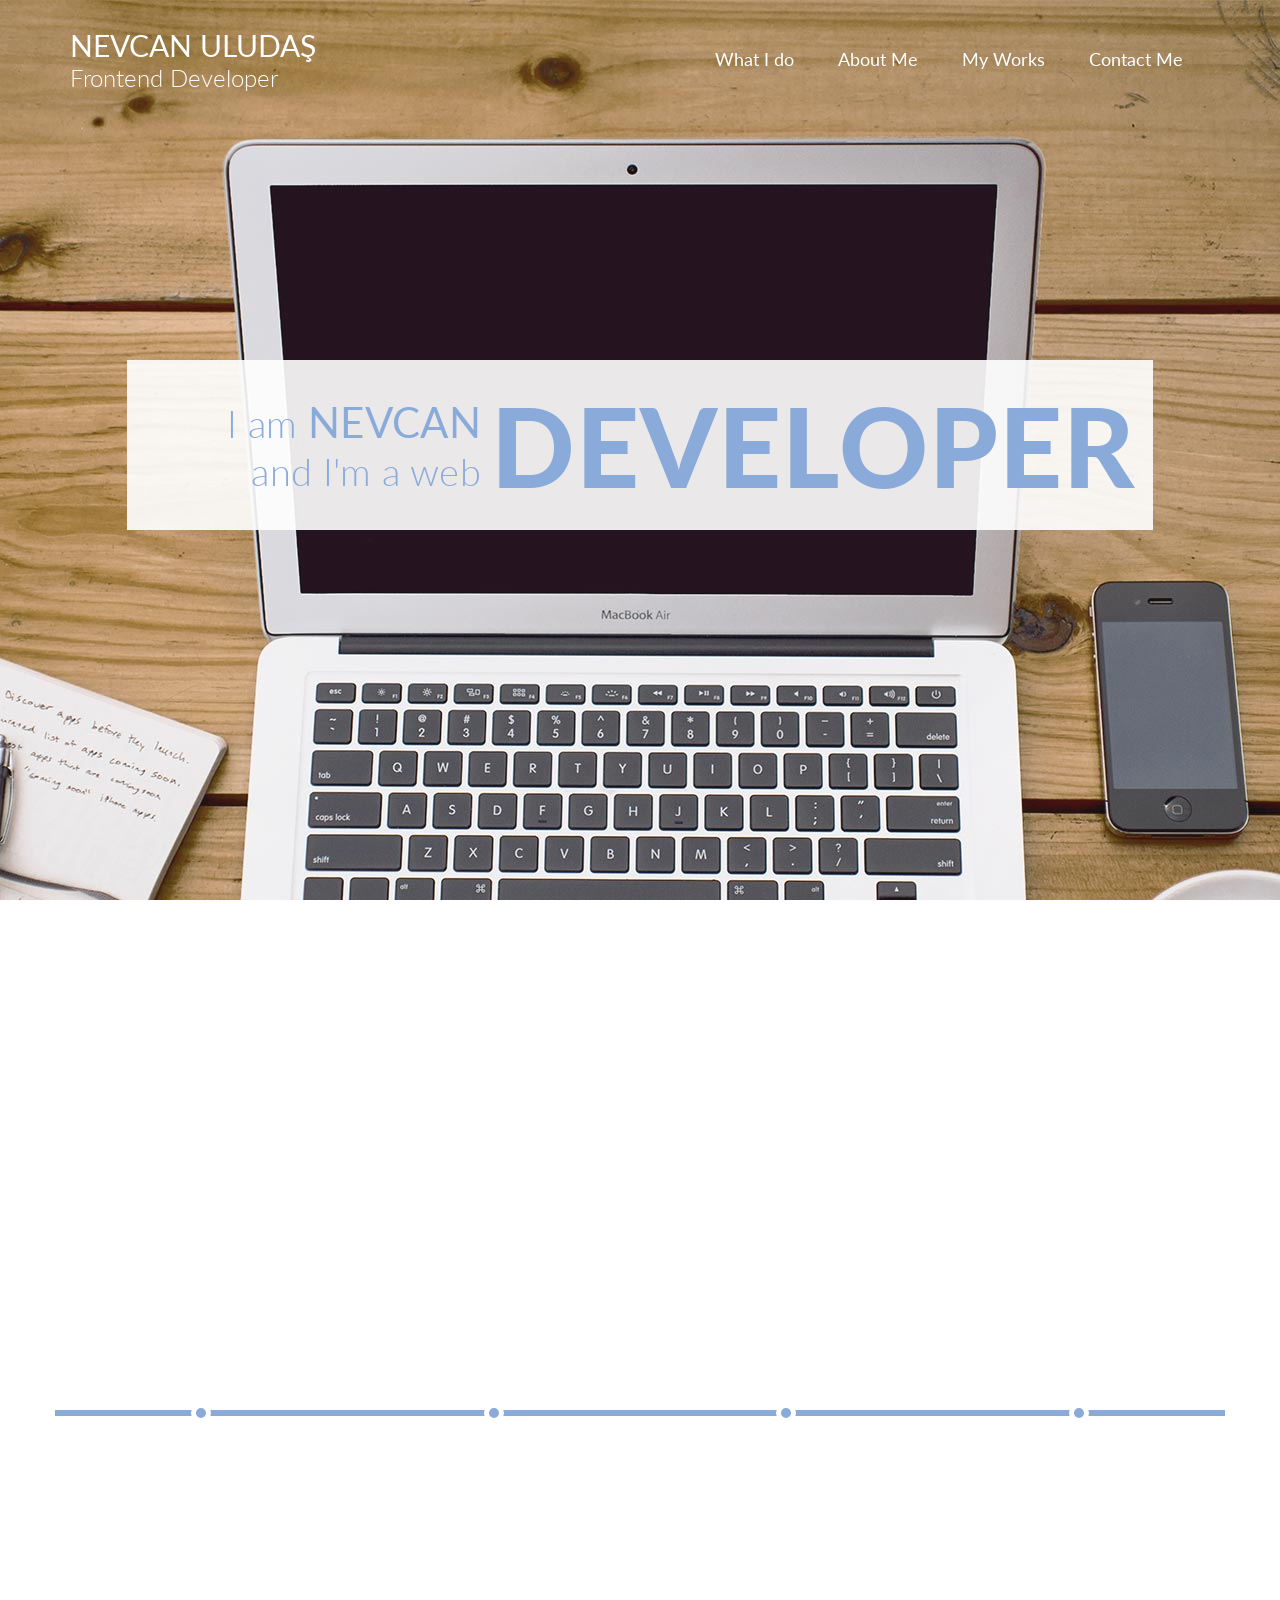
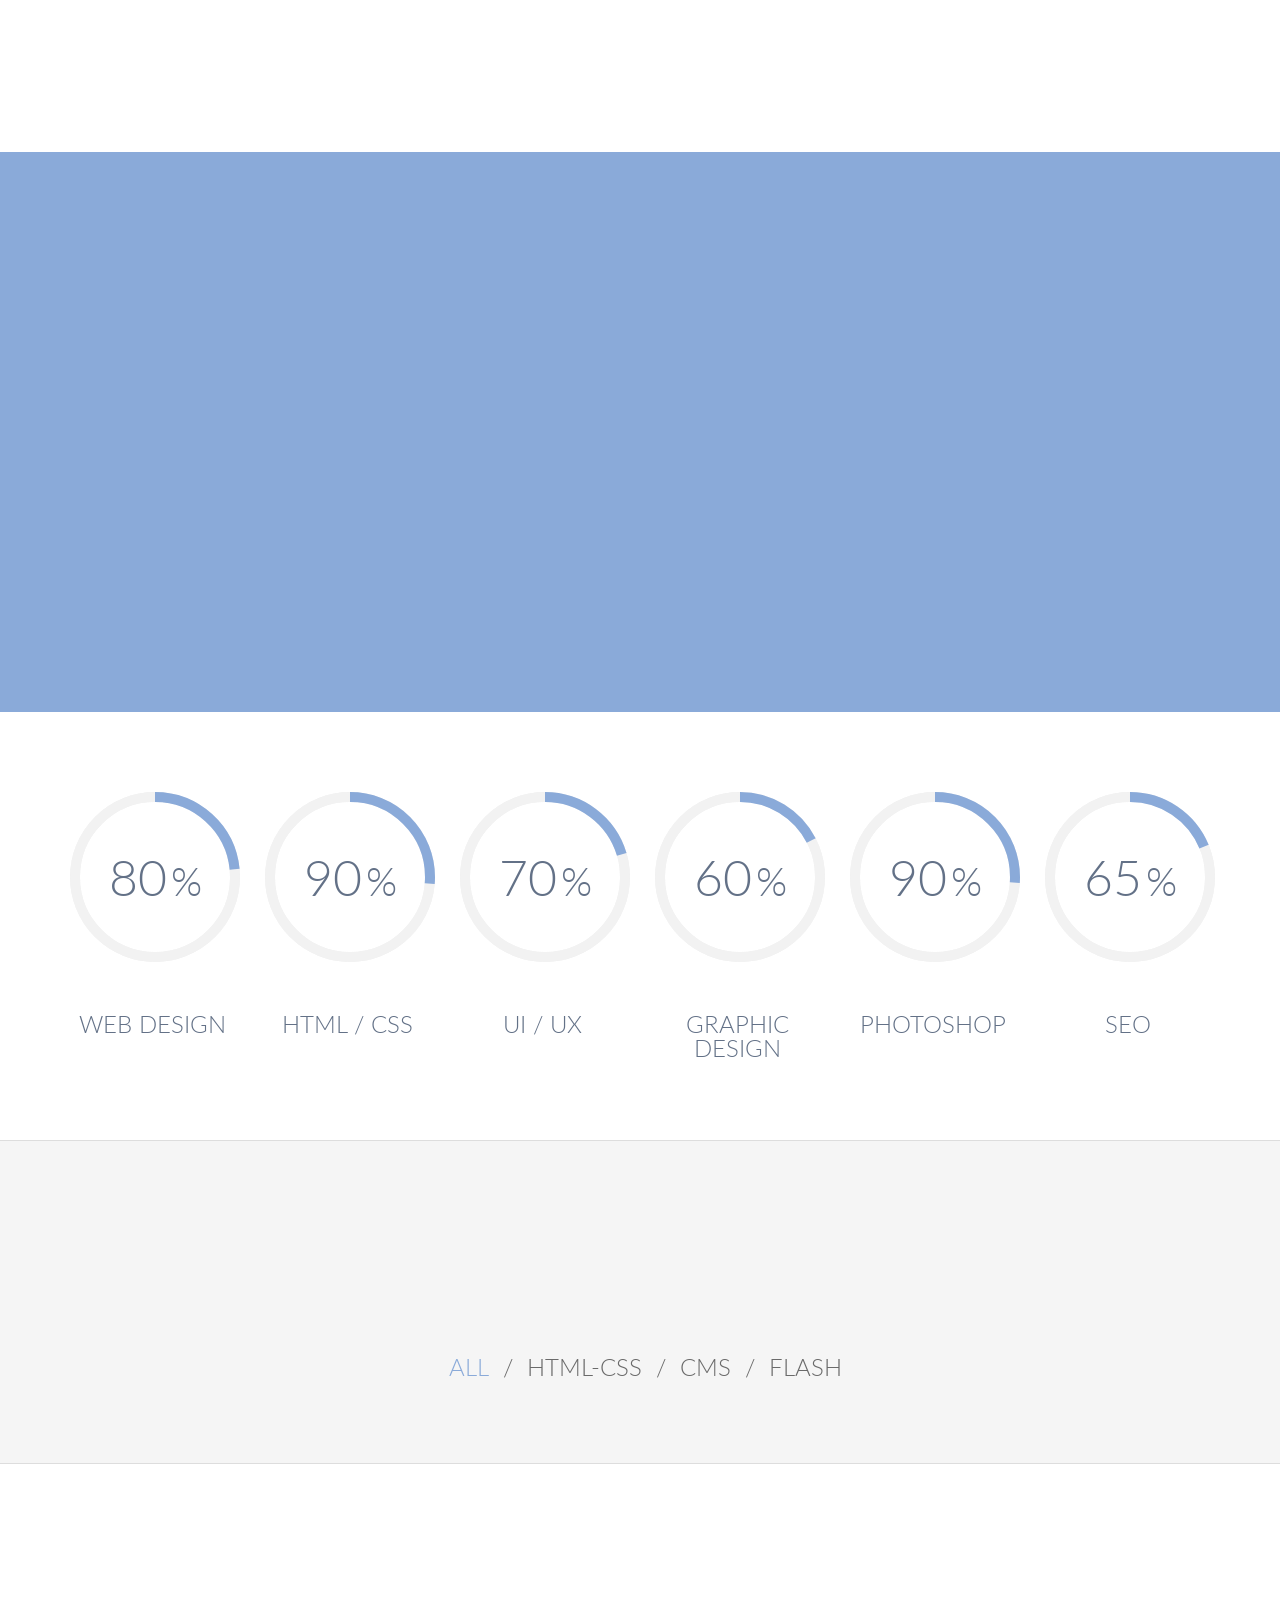
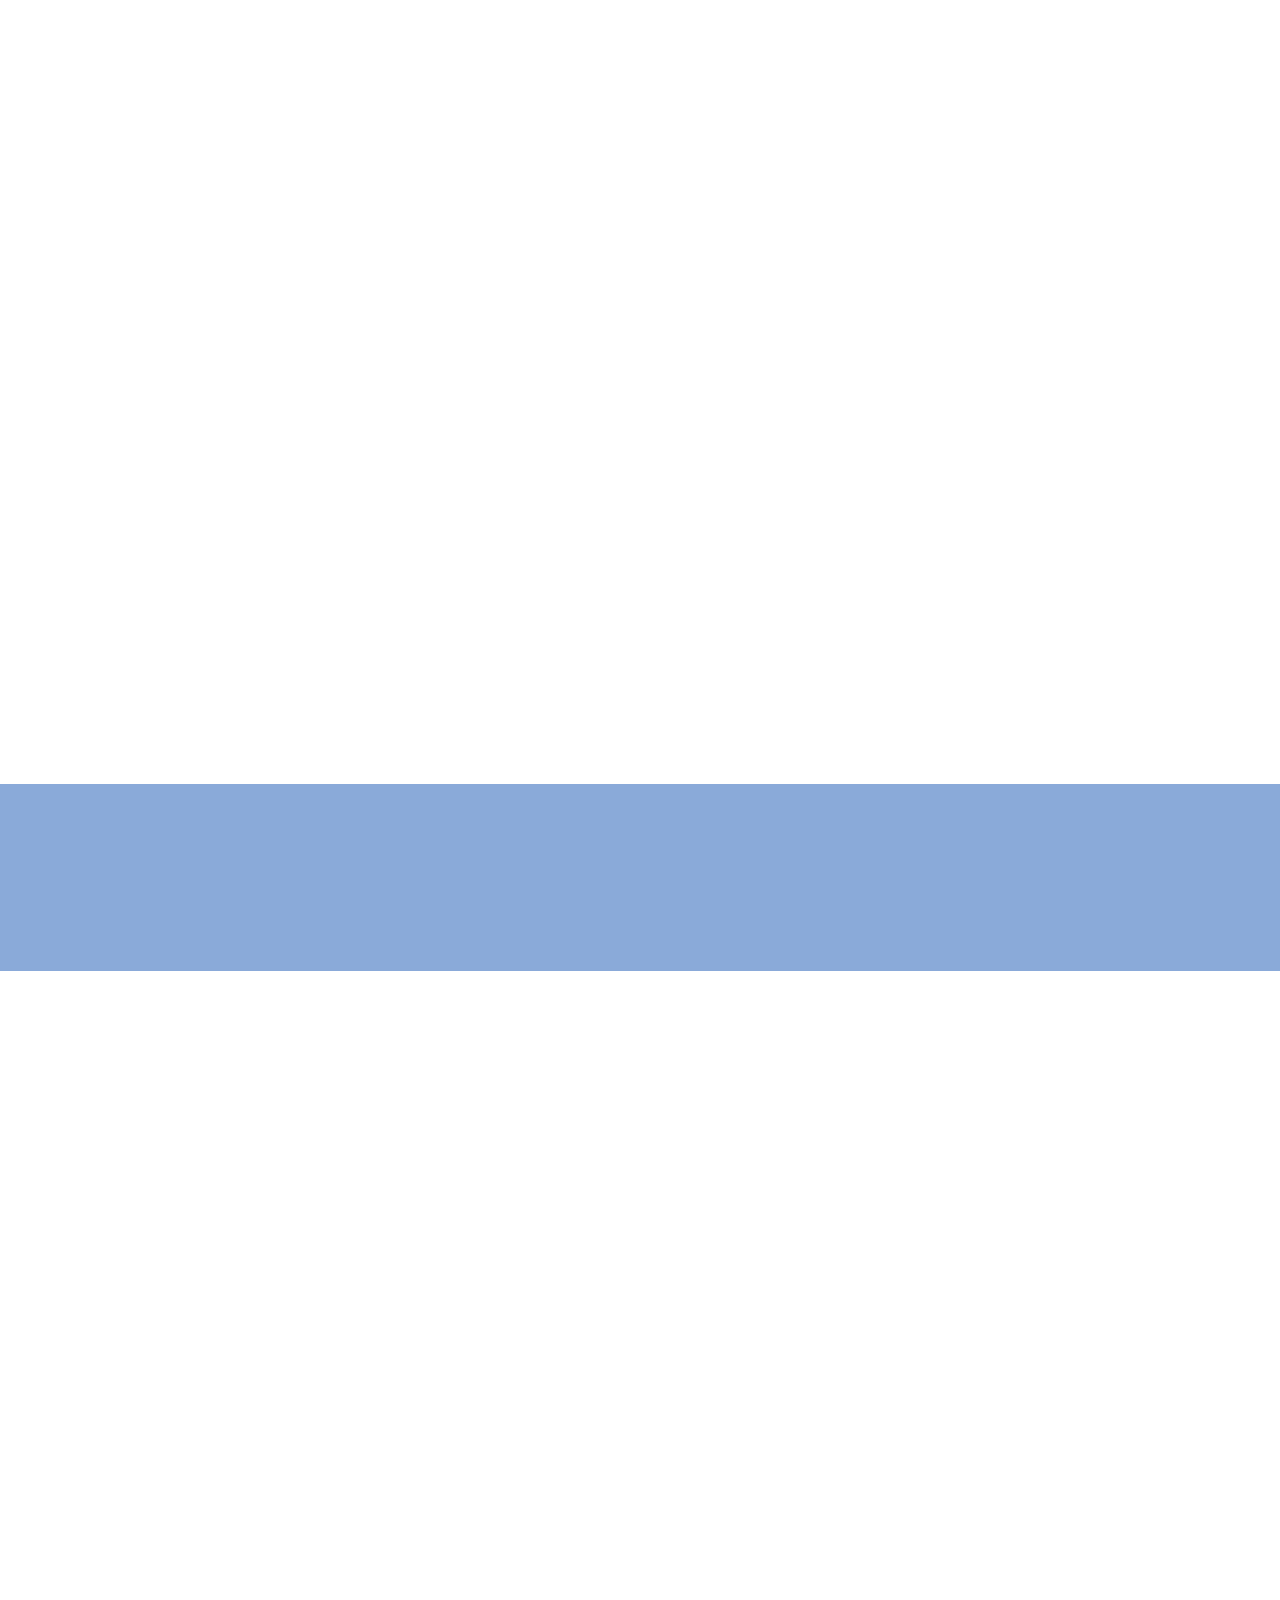
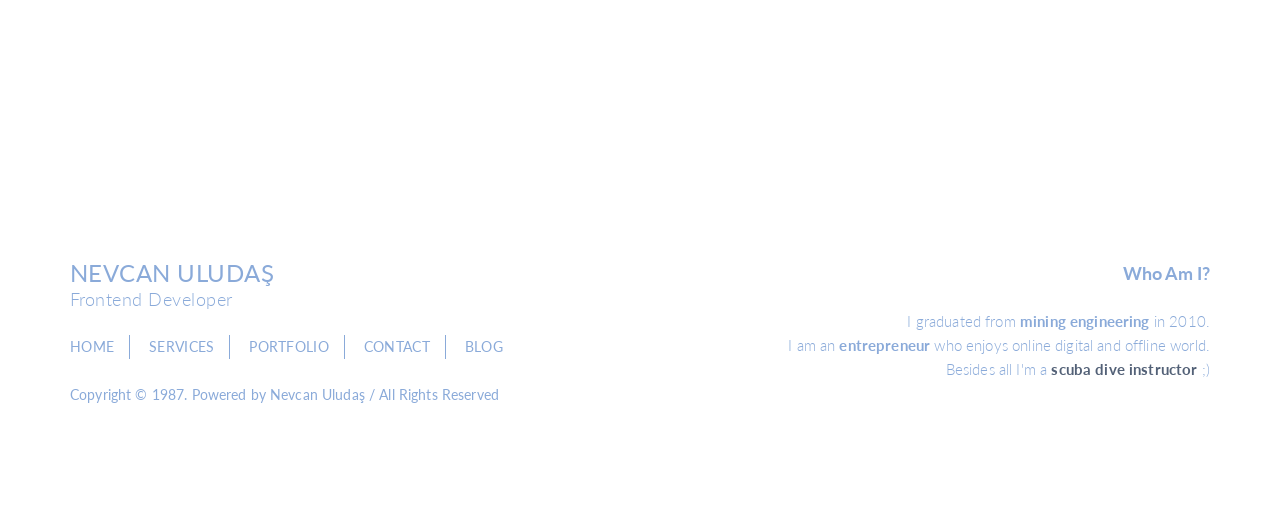
<file: index.html>
<!DOCTYPE html>
<html lang="en-US" class="no-js">
	<head>

		<!-- Title and Meta Tags -->
		<meta charset="utf-8">
		<!-- nevcan.com v4 (2014), archived: kept online, hidden from search engines -->
		<meta name="robots" content="noindex, nofollow">
		<title>Nevcan Uludaş | Frontend Developer</title>
		<meta name="viewport" content="width=device-width, initial-scale=1, maximum-scale=1">
		<meta http-equiv="X-UA-Compatible" content="IE=edge">
		<!-- #Title and Meta Tags -->

		<!-- Favicons -->
		<link rel="shortcut icon" href="assets/favicon.ico">
		<!--link rel="apple-touch-icon" href="assets/apple-touch-icon.png">
		<link rel="apple-touch-icon" sizes="72x72" href="assets/apple-touch-icon-72x72.png">
		<link rel="apple-touch-icon" sizes="114x114" href="assets/apple-touch-icon-114x114.png">
		<!-- #Favicons -->
                
                <link rel="publisher" href="https://plus.google.com/+nevcanuludas"/>		
		
                <!-- CSS -->    
		<link rel="stylesheet" href="css/bootstrap.min.css">
		<link rel="stylesheet" href="css/font-awesome.css">
		<link rel="stylesheet" href="css/flexslider.css">
		<link rel="stylesheet" href="css/designr-theme-cyan.css">
		<!-- #CSS -->    
		
		<!-- Fonts -->
		<link href='https://fonts.googleapis.com/css?family=Lato:400,300,300italic,400italic,700,700italic,900' rel='stylesheet' type='text/css'>
		<!-- #Fonts -->
		
		<!-- JS -->
		<!--[if lt IE 9]>
			<script src="js/respond.min.js"></script>
		<![endif]-->
		<script type="text/javascript" src="js/libs/modernizr.min.js"></script>
		<!-- #JS -->
		
	</head>
	
	<!-- 
	
	Amma meraklısın ha...
	Kod var işte burda, nevcan.com'u çalıştıran;
	başka ne bulacağını umuyordun ki sayfanın kaynak kodunda?
	Ama peki, madem buraya kadar baktın,
	bari CV'ni iletisim{at}vacstudio.com adresine
	gönderiver de bir tanışalım, görüşelim... ;)
	
	Kim bilir, belki birlikte çalışabiliriz. Keyifli günler, sevgiler.
	-Nevcan Uludaş
	-V.A.C. Studio
	-http://vacstudio.com
	-
	
	-->
	
	<body data-spy="scroll" data-target="#main-nav" data-offset="200">
	
		<!-- MAIN NAV -->
		<div id="main-nav" class="navbar navbar-fixed-top">
			<div class="container">
				<div class="navbar-header">				
					<button type="button" class="navbar-toggle" data-toggle="collapse" data-target="#site-nav">
						<span class="icon-bar"></span><span class="icon-bar"></span><span class="icon-bar"></span>
					</button>
					
					<!-- LOGO -->
					<a class="navbar-brand scrollto" href="#home">NEVCAN ULUDAŞ<br><span>Frontend Developer</span></a>
					<!-- <a class="navbar-brand scrollto ir-logo" href="#">NEVCAN ULUDAŞ<br><span>Frontend Developer</span></a> -->
					<!-- #LOGO -->

				</div>
				<div id="site-nav" class="navbar-collapse collapse">
					<ul class="nav navbar-nav navbar-right">
						<li class="sr-only">
							<a href="#home" class="scrollto">Home</a>
						</li>
						<li>
							<a href="#services" class="scrollto">What I do</a>
						</li>
						<li>
							<a href="#about" class="scrollto">About Me</a>
						</li>
						<li>
							<a href="#portfolio" class="scrollto">My Works</a>
						</li>
						<li>
							<a href="#contact" class="scrollto">Contact Me</a>
						</li>
					</ul>
				</div><!--End navbar-collapse -->
			</div><!--End container -->
		</div>
		<!-- #MAIN NAV -->
		
		<!-- HEADER -->
		<header id="home" class="jumbotron">
			<div class="container">
				<div class="message-box clearfix">
					<div class="left-col">
						<p>I am <span>NEVCAN</span><br/>and I'm a web</p>
					</div>	
					<div class="right-col flexslider home-slider">
						<ul class="slides">
							<li><p>Developer</p></li>
							<li><p>Designer</p></li>
							<li><p>Expert</p></li>
						</ul>
					</div><!--End home-slider -->
				</div><!--End message-box -->
			</div><!--End container -->
		</header><!--End header -->
		<!-- #HEADER -->

		<!-- SERVICES -->
		<section id="services">
			<div class="container">
				<h1 class="section-title scrollimation scale-in">The <span>Services</span> I offer<i class="icon-wrench"></i></h1>
				<div class="row services scrollimation fade-left">
					<div class="col-md-3 text-center">
						<a href="#fakelink" class="icon"><i class="icon-code"></i></a>
						<h2>Development</h2>
					</div>
					<div class="col-md-3 details">
						<p>Web development refers to building, creating and an maintaining websites. It includes aspects such as web design, web publishing, web programming, and database management.</p>
					</div>
					<div class="col-md-3 text-center">
						<a href="#fakelink" class="icon"><i class="icon-flag"></i></a>
						<h2>SEO</h2>
					</div>
					<div class="col-md-3 details">
						<p>Stands for "Search Engine Optimization." Just about everybody wants his or her site to appear in the top listings of all the major search engines. That's where SEO comes in.</p>
					</div>
				</div><!--End row (top) -->
				<div class="row line visible-md visible-lg">
					<div class="col-md-3"><span class="spot"></span></div>
					<div class="col-md-3"><span class="spot"></span></div>
					<div class="col-md-3"><span class="spot"></span></div>
					<div class="col-md-3"><span class="spot"></span></div>
				</div><!--End row -->
				<div class="row services bottom-row scrollimation fade-right">
					<div class="col-md-3 text-center col-md-push-3">
						<h2> UI Design</h2>
						<a href="#fakelink" class="icon"><i class="icon-pencil"></i></a>
					</div>
					<div class="col-md-3 details col-md-pull-3">
						<p> A good user interface provides a "user-friendly" experience, allowing the user to interact with the software or hardware in a natural and intuitive way.</p>
					</div>
					<div class="col-md-3 text-center  col-md-push-3">
						<h2>Rocket Science</h2>
						<a href="#fakelink" class="icon"><i class="icon-rocket"></i></a>
					</div>
					<div class="col-md-3 details  col-md-pull-3">
						<p>If they sounds rocket science for you, don't be worry. That's my profession.</p>
					</div>
				</div><!--End row (bottom)-->				
			</div><!--End container -->
		</section><!--End services section-->
		<!-- SERVICES -->
		
		<!-- ABOUT ME -->		
		<section id="about">
			<div class="container">
				<div class="row">
					<div class="col-sm-4 col-sm-offset-1 scrollimation fade-right">
						<img class="img-responsive img-circle img-center" src="assets/about.png" alt="">
					</div>
					<div class="col-sm-6 col-sm-offset-1 scrollimation fade-left">
						<h1>Hello, this is NEVCAN...</h1>
						<p>I'm a frontend developer and user interface designer living in <a href="#linktomaps">Istanbul, TURKIYE</a>. I have worked with companies like <a href="http://www.tilcomp.com/">Tilcomp</a> and <a href="http://www.dermostil.com/">Dermostil</a> and currently working as a project manager at <a href="http://www.onlineisler.com.tr/">Online Isler</a>.<br/>Creating is not just a job for me, it's a passion. </p>
						<a href="#portfolio" class="btn btn-theme transparent scrollto">View my Works</a>
					</div>
				</div><!--End row -->
			</div><!--End container -->
		</section><!--End about section -->
		<!-- #ABOUT ME -->		
	
		<!-- MY SKILLS -->
		<section id="skills">
			<div class="container">			
				<div class="row skills">
					<div class="col-xs-6 col-sm-4 col-md-2 text-center">
						<span class="chart" data-percent="80"><span class="percent">80</span></span>
						<h2 class="text-center">Web Design</h2>
					</div>
					<div class="col-xs-6 col-sm-4 col-md-2 text-center">
						<span class="chart" data-percent="90"><span class="percent">90</span></span>
						<h2 class="text-center">HTML / CSS</h2>
					</div>
					<div class="col-xs-6 col-sm-4 col-md-2 text-center">
						<span class="chart" data-percent="70"><span class="percent">70</span></span>
						<h2 class="text-center">UI / UX</h2>
					</div>
					<div class="col-xs-6 col-sm-4 col-md-2 text-center">
						<span class="chart" data-percent="60"><span class="percent">60</span></span>
						<h2 class="text-center">Graphic Design</h2>
					</div>
					<div class="col-xs-6 col-sm-4 col-md-2 text-center">
						<span class="chart" data-percent="90"><span class="percent">90</span></span>
						<h2 class="text-center">Photoshop</h2>
					</div>
					<div class="col-xs-6 col-sm-4 col-md-2 text-center">
						<span class="chart" data-percent="65"><span class="percent">65</span></span>
						<h2 class="text-center">SEO</h2>
					</div>
					<!--div class="col-xs-6 col-sm-4 col-md-2 text-center">
						<span class="chart" data-percent="30"><span class="percent">30</span></span>
						<h2 class="text-center">JS</h2>
					</div>
					<div class="col-xs-6 col-sm-4 col-md-2 text-center">
						<span class="chart" data-percent="60"><span class="percent">60</span></span>
						<h2 class="text-center">TYPOGRAPHY</h2>
					</div-->
				</div><!--End row -->
			</div><!--End container -->
		</section><!--End skills section -->
		<!-- MY SKILLS -->
	
		<!-- PORTFOLIO -->		
		<section  id="portfolio">
			<div id="portfolio-header" class="text-center">
				<h1 class="section-title scrollimation scale-in">The <span>works</span> I am proud of<i class="icon-pencil"></i></h1>
				
				<!-- Portfolio Filters -->
				<div id="filter-works">
					<ul>
						<li class="active">
							<a href="#fake" data-filter="*">All</a>
						</li>
						<li>
							<a href="#fake" data-filter=".web-design">HTML-CSS</a>
						</li>
						<li>
							<a href="#fake" data-filter=".icons">CMS</a>
						</li>
						<li>
							<a href="#fake" data-filter=".ui-kits">Flash</a>
						</li>
					</ul>
				</div>
				<!-- #Portfolio Filters -->
				
			</div><!--End portfolio header -->
			<div class="container masonry-wrapper scrollimation fade-in">
				<div id="projects-container">
				
					<!--
					web-design - html/css
					icons - CMS
					ui-kits - flash
					-->
				
					<!-- SINGLE PROJECT ITEM -->	
					<a class="project-item icons" href="http://www.vacstudio.com" target="_blank" data-images="assets/projects/project-slide.jpg, assets/projects/project-slide.jpg">
						<img class="img-responsive project-image" src="assets/projects/project-thumb-vacstudio.png" alt=""><!--Project thumb -->
						<div class="hover-mask">
							<h2 class="project-title">V.A.C. Studio</h2><!--Project Title -->
							<p>vacstudio.com</p><!--Project Subtitle -->
						</div>						
						
						<!-- Project Preview HTML -->
						<div class="sr-only project-description">
							<p class="clearfix">V.A.C. Studio, kurulduğu 2009 yılından bu yana kurumlara en uygun web tasarım ve yazılım hizmeti vermektedir. Müşterilerine en iyiyi sunmak, memnuniyetini en üst düzeyde tutmak anlayışı sonucu, optimum maliyet ve süre konusunda son derece titiz davranmaktadır.</p>
							<!--img class="img-responsive img-center" src="assets/projects/company-logo.png"  alt=""-->
							<p><b>Technologies used : </b>Joomla!, CSS, Photoshop, UX, UID, Cross-Browser, WHM, Google Analytics</p>
						</div>
						<!-- #Project Preview HTML -->
						
					</a>
					<!-- #SINGLE PROJECT ITEM -->
					
					<!-- SINGLE PROJECT ITEM -->
					<a class="project-item web-design" href="http://pinekle.me/" data-images="assets/projects/project-slide.jpg, assets/projects/project-slide.jpg">						
						<img class="img-responsive project-image" src="assets/projects/project-thumb-pinekleme.png" alt=""><!--Project thumb -->
						<div class="hover-mask">
							<h2 class="project-title">Pinekle.me</h2><!--Project Title -->
							<p>pinekle.me</p><!--Project Subtitle -->
						</div>

						<!-- Project Preview HTML -->
						<div class="sr-only project-description">
							<p class="clearfix">Proje; sportif aktivitelere vakit ayıramayanlar için oluşturulmuştur. Rutin hayatın sıkıcılığında zamanınızı pinekleyerek geçirmenize karşı olan pinekle.me birçok farklı dalda doğa aktiviteleri ve extrem organizasyonlar düzenleyerek kendinize ayırdığınız zamanı eğlenceli ve çekici hale getiriyor.</p>
							<p><b>Technologies used : </b>XHTML, CSS, Bootstrap, Photoshop, UX, UID, Cross-Browser, WHM, Google Analytics</p>
							<!--img class="img-responsive img-center" src="assets/projects/company-logo.png" alt="">
							<p>Lorem ipsum dolor sit amet, consectetur adipiscing elit. Nam sapien risus, blandit at fringilla ac, varius sed dolor. Donec augue lacus, vulputate sed consectetur facilisis, interdum pharetra ligula. Nulla suscipit erat nibh, ut porttitor nisl dapibus eu. Nam eget urna pellentesque nisl ultrices dapibus. Mauris accumsan vehicula nisl, sed tempus mauris facilisis eu. Donec a iaculis nisi, quis malesuada justo. Pellentesque ut enim sit amet ipsum dignissim egestas. Morbi tincidunt rhoncus urna eget placerat.</p-->
						</div>
						<!-- #Project Preview HTML -->

					</a>
					<!-- #SINGLE PROJECT ITEM -->

					<!-- SINGLE PROJECT ITEM -->
					<a class="project-item icons" href="http://www.divebook.org" data-images="assets/projects/project-slide.jpg, assets/projects/project-slide.jpg">
						
						<img class="img-responsive project-image" src="assets/projects/project-thumb-divebook.png"  alt=""><!--Project thumb -->
						
						<div class="hover-mask">
							<h2 class="project-title">Divebook Organization</h2><!--Project Title -->
							<p>divebook.org</p><!--Project Subtitle -->
						</div>
						
						<!-- Project Preview HTML -->
						<div class="sr-only project-description">
							<p>Lorem ipsum dolor sit amet, consectetur adipiscing elit. Nam sapien risus, blandit at fringilla ac, varius sed dolor. Donec augue lacus, vulputate sed consectetur facilisis, interdum pharetra ligula. Nulla suscipit erat nibh, ut porttitor nisl dapibus eu.</p>
							<img class="img-responsive img-center" src="assets/projects/company-logo.png"  alt="">
							<p>Lorem ipsum dolor sit amet, consectetur adipiscing elit. Nam sapien risus, blandit at fringilla ac, varius sed dolor. Donec augue lacus, vulputate sed consectetur facilisis, interdum pharetra ligula. Nulla suscipit erat nibh, ut porttitor nisl dapibus eu.</p>
							<p>Nam eget urna pellentesque nisl ultrices dapibus. Mauris accumsan vehicula nisl, sed tempus mauris facilisis eu. Donec a iaculis nisi, quis malesuada justo. Pellentesque ut enim sit amet ipsum dignissim egestas. Morbi tincidunt rhoncus urna eget placerat.</p>
						</div>
						<!-- #Project Preview HTML -->
						
					</a>
					<!-- #SINGLE PROJECT ITEM -->

					<!-- SINGLE PROJECT ITEM -->
					<a class="project-item web-design" href="/workshop/cb/" data-images="assets/projects/project-slide.jpg, assets/projects/project-slide.jpg">						
						<img class="img-responsive project-image" src="assets/projects/project-thumb-carrolboyes.png"  alt=""><!--Project thumb -->
						<div class="hover-mask">
							<h2 class="project-title">Carrol Boyes</h2><!--Project Title -->
							<p>process continues</p><!--Project Subtitle -->
						</div>

						<!-- Project Preview HTML -->
						<div class="sr-only project-description">
							<p class="clearfix">Lorem ipsum dolor sit amet, consectetur adipiscing elit. Nam sapien risus, blandit at fringilla ac, varius sed dolor. Donec augue lacus, vulputate sed consectetur facilisis, interdum pharetra ligula. Nulla suscipit erat nibh, ut porttitor nisl dapibus eu.</p>
							<p>Lorem ipsum dolor sit amet, consectetur adipiscing elit. Nam sapien risus, blandit at fringilla ac, varius sed dolor. Donec augue lacus, vulputate sed consectetur facilisis, interdum pharetra ligula. Nulla suscipit erat nibh, ut porttitor nisl dapibus eu.</p>
							<img class="img-responsive img-center" src="assets/projects/company-logo.png" alt="">
							<p>Lorem ipsum dolor sit amet, consectetur adipiscing elit. Nam sapien risus, blandit at fringilla ac, varius sed dolor. Donec augue lacus, vulputate sed consectetur facilisis, interdum pharetra ligula. Nulla suscipit erat nibh, ut porttitor nisl dapibus eu. Nam eget urna pellentesque nisl ultrices dapibus. Mauris accumsan vehicula nisl, sed tempus mauris facilisis eu. Donec a iaculis nisi, quis malesuada justo. Pellentesque ut enim sit amet ipsum dignissim egestas. Morbi tincidunt rhoncus urna eget placerat.</p>
						</div>
						<!-- #Project Preview HTML -->
						
					</a>
					<!-- #SINGLE PROJECT ITEM -->
					
					<!-- SINGLE PROJECT ITEM -->
					<a class="project-item ui-kits" href="http://www.erdemkinay.com" data-images="assets/projects/project-slide.jpg, assets/projects/project-slide.jpg">						
						<img class="img-responsive project-image" src="assets/projects/project-thumb-erdemkinay.png"  alt=""><!--Project thumb -->
						<div class="hover-mask">
							<h2 class="project-title">Erdem Kınay</h2><!--Project Title -->
							<p>erdemkinay.com</p><!--Project Subtitle -->
						</div>

						<!-- Project Preview HTML -->
						<div class="sr-only project-description">
							<p class="clearfix">Lorem ipsum dolor sit amet, consectetur adipiscing elit. Nam sapien risus, blandit at fringilla ac, varius sed dolor. Donec augue lacus, vulputate sed consectetur facilisis, interdum pharetra ligula. Nulla suscipit erat nibh, ut porttitor nisl dapibus eu.</p>
							<p>Lorem ipsum dolor sit amet, consectetur adipiscing elit. Nam sapien risus, blandit at fringilla ac, varius sed dolor. Donec augue lacus, vulputate sed consectetur facilisis, interdum pharetra ligula. Nulla suscipit erat nibh, ut porttitor nisl dapibus eu.</p>
							<img class="img-responsive img-center" src="assets/projects/company-logo.png" alt="">
							<p>Lorem ipsum dolor sit amet, consectetur adipiscing elit. Nam sapien risus, blandit at fringilla ac, varius sed dolor. Donec augue lacus, vulputate sed consectetur facilisis, interdum pharetra ligula. Nulla suscipit erat nibh, ut porttitor nisl dapibus eu. Nam eget urna pellentesque nisl ultrices dapibus. Mauris accumsan vehicula nisl, sed tempus mauris facilisis eu. Donec a iaculis nisi, quis malesuada justo. Pellentesque ut enim sit amet ipsum dignissim egestas. Morbi tincidunt rhoncus urna eget placerat.</p>
						</div>
						<!-- #Project Preview HTML -->
						
					</a>
					<!-- #SINGLE PROJECT ITEM -->
					
					<!-- SINGLE PROJECT ITEM -->
					<a class="project-item icons" href="http://www.bonmed.net/" data-images="assets/projects/project-slide.jpg, assets/projects/project-slide.jpg">
						
						<img class="img-responsive project-image" src="assets/projects/project-thumb-bonmed.png"  alt=""><!--Project thumb -->
						
						<div class="hover-mask">
							<h2 class="project-title">Bonmed Sağlık Ürünlerİ</h2><!--Project Title -->
							<p>process continues</p><!--Project Subtitle -->
						</div>
						
						<!-- Project Preview HTML -->
						<div class="sr-only project-description">
							<p>Lorem ipsum dolor sit amet, consectetur adipiscing elit. Nam sapien risus, blandit at fringilla ac, varius sed dolor. Donec augue lacus, vulputate sed consectetur facilisis, interdum pharetra ligula. Nulla suscipit erat nibh, ut porttitor nisl dapibus eu.</p>
							<img class="img-responsive img-center" src="assets/projects/company-logo.png"  alt="">
							<p>Lorem ipsum dolor sit amet, consectetur adipiscing elit. Nam sapien risus, blandit at fringilla ac, varius sed dolor. Donec augue lacus, vulputate sed consectetur facilisis, interdum pharetra ligula. Nulla suscipit erat nibh, ut porttitor nisl dapibus eu.</p>
							<p>Nam eget urna pellentesque nisl ultrices dapibus. Mauris accumsan vehicula nisl, sed tempus mauris facilisis eu. Donec a iaculis nisi, quis malesuada justo. Pellentesque ut enim sit amet ipsum dignissim egestas. Morbi tincidunt rhoncus urna eget placerat.</p>
						</div>
						<!-- #Project Preview HTML -->
						
					</a>
					<!-- #SINGLE PROJECT ITEM -->
					
					<!-- SINGLE PROJECT ITEM -->
					<a class="project-item web-design" href="http://www.kapory.com" data-images="assets/projects/project-slide.jpg, assets/projects/project-slide.jpg">
						
						<img class="img-responsive project-image" src="assets/projects/project-thumb-kapory.png"  alt=""><!--Project thumb -->
						
						<div class="hover-mask">
							<h2 class="project-title">Kapory</h2><!--Project Title -->
							<p>kapory.com</p><!--Project Subtitle -->
						</div>
						
						<!-- Project Preview HTML -->
						<div class="sr-only project-description">
							<p class="clearfix">Lorem ipsum dolor sit amet, consectetur adipiscing elit. Nam sapien risus, blandit at fringilla ac, varius sed dolor. Donec augue lacus, vulputate sed consectetur facilisis, interdum pharetra ligula. Nulla suscipit erat nibh, ut porttitor nisl dapibus eu.</p>
							<p>Lorem ipsum dolor sit amet, consectetur adipiscing elit. Nam sapien risus, blandit at fringilla ac, varius sed dolor. Donec augue lacus, vulputate sed consectetur facilisis, interdum pharetra ligula. Nulla suscipit erat nibh, ut porttitor nisl dapibus eu.</p>
							<img class="img-responsive img-center" src="assets/projects/company-logo.png"  alt="">
							<p>Lorem ipsum dolor sit amet, consectetur adipiscing elit. Nam sapien risus, blandit at fringilla ac, varius sed dolor. Donec augue lacus, vulputate sed consectetur facilisis, interdum pharetra ligula. Nulla suscipit erat nibh, ut porttitor nisl dapibus eu.</p>
						</div>
						<!-- #Project Preview HTML -->
						
					</a>
					<!-- #SINGLE PROJECT ITEM -->

					<!-- SINGLE PROJECT ITEM -->
					<a class="project-item web-design" href="http://www.birayakkabi.com" data-images="assets/projects/project-slide.jpg, assets/projects/project-slide.jpg">						
						<img class="img-responsive project-image" src="assets/projects/project-thumb-birayakkabi.png"  alt=""><!--Project thumb -->
						<div class="hover-mask">
							<h2 class="project-title">Birayakkabİ</h2><!--Project Title -->
							<p>birayakkabi.com</p><!--Project Subtitle -->
						</div>

						<!-- Project Preview HTML -->
						<div class="sr-only project-description">
							<p class="clearfix">Lorem ipsum dolor sit amet, consectetur adipiscing elit. Nam sapien risus, blandit at fringilla ac, varius sed dolor. Donec augue lacus, vulputate sed consectetur facilisis, interdum pharetra ligula. Nulla suscipit erat nibh, ut porttitor nisl dapibus eu.</p>
							<p>Lorem ipsum dolor sit amet, consectetur adipiscing elit. Nam sapien risus, blandit at fringilla ac, varius sed dolor. Donec augue lacus, vulputate sed consectetur facilisis, interdum pharetra ligula. Nulla suscipit erat nibh, ut porttitor nisl dapibus eu.</p>
							<img class="img-responsive img-center" src="assets/projects/company-logo.png" alt="">
							<p>Lorem ipsum dolor sit amet, consectetur adipiscing elit. Nam sapien risus, blandit at fringilla ac, varius sed dolor. Donec augue lacus, vulputate sed consectetur facilisis, interdum pharetra ligula. Nulla suscipit erat nibh, ut porttitor nisl dapibus eu. Nam eget urna pellentesque nisl ultrices dapibus. Mauris accumsan vehicula nisl, sed tempus mauris facilisis eu. Donec a iaculis nisi, quis malesuada justo. Pellentesque ut enim sit amet ipsum dignissim egestas. Morbi tincidunt rhoncus urna eget placerat.</p>
						</div>
						<!-- #Project Preview HTML -->
						
					</a>
					<!-- #SINGLE PROJECT ITEM -->

					<!-- SINGLE PROJECT ITEM -->
					<a class="project-item icons" href="http://www.muratuyar.com.tr" data-images="assets/projects/project-slide.jpg, assets/projects/project-slide.jpg">
						
						<img class="img-responsive project-image" src="assets/projects/project-thumb-omu.png"  alt=""><!--Project thumb -->
						
						<div class="hover-mask">
							<h2 class="project-title">Oftalmolog Operatör Dr. Murat Uyar</h2><!--Project Title -->
							<p>muratuyar.com.tr</p><!--Project Subtitle -->
						</div>
						
						<!-- Project Preview HTML -->
						<div class="sr-only project-description">
							<p>Lorem ipsum dolor sit amet, consectetur adipiscing elit. Nam sapien risus, blandit at fringilla ac, varius sed dolor. Donec augue lacus, vulputate sed consectetur facilisis, interdum pharetra ligula. Nulla suscipit erat nibh, ut porttitor nisl dapibus eu.</p>
							<img class="img-responsive img-center" src="assets/projects/company-logo.png"  alt="">
							<p>Lorem ipsum dolor sit amet, consectetur adipiscing elit. Nam sapien risus, blandit at fringilla ac, varius sed dolor. Donec augue lacus, vulputate sed consectetur facilisis, interdum pharetra ligula. Nulla suscipit erat nibh, ut porttitor nisl dapibus eu.</p>
							<p>Nam eget urna pellentesque nisl ultrices dapibus. Mauris accumsan vehicula nisl, sed tempus mauris facilisis eu. Donec a iaculis nisi, quis malesuada justo. Pellentesque ut enim sit amet ipsum dignissim egestas. Morbi tincidunt rhoncus urna eget placerat.</p>
						</div>
						<!-- #Project Preview HTML -->
						
					</a>
					<!-- #SINGLE PROJECT ITEM -->
					
					<!-- SINGLE PROJECT ITEM -->
					<a class="project-item web-design" href="http://www.inventanalytics.com" data-images="assets/projects/project-slide.jpg, assets/projects/project-slide.jpg">						
						<img class="img-responsive project-image" src="assets/projects/project-thumb-invent.png"  alt=""><!--Project thumb -->
						<div class="hover-mask">
							<h2 class="project-title">Invent Analytics</h2><!--Project Title -->
							<p>inventanalytics.com</p><!--Project Subtitle -->
						</div>

						<!-- Project Preview HTML -->
						<div class="sr-only project-description">
							<p class="clearfix">Lorem ipsum dolor sit amet, consectetur adipiscing elit. Nam sapien risus, blandit at fringilla ac, varius sed dolor. Donec augue lacus, vulputate sed consectetur facilisis, interdum pharetra ligula. Nulla suscipit erat nibh, ut porttitor nisl dapibus eu.</p>
							<p>Lorem ipsum dolor sit amet, consectetur adipiscing elit. Nam sapien risus, blandit at fringilla ac, varius sed dolor. Donec augue lacus, vulputate sed consectetur facilisis, interdum pharetra ligula. Nulla suscipit erat nibh, ut porttitor nisl dapibus eu.</p>
							<img class="img-responsive img-center" src="assets/projects/company-logo.png" alt="">
							<p>Lorem ipsum dolor sit amet, consectetur adipiscing elit. Nam sapien risus, blandit at fringilla ac, varius sed dolor. Donec augue lacus, vulputate sed consectetur facilisis, interdum pharetra ligula. Nulla suscipit erat nibh, ut porttitor nisl dapibus eu. Nam eget urna pellentesque nisl ultrices dapibus. Mauris accumsan vehicula nisl, sed tempus mauris facilisis eu. Donec a iaculis nisi, quis malesuada justo. Pellentesque ut enim sit amet ipsum dignissim egestas. Morbi tincidunt rhoncus urna eget placerat.</p>
						</div>
						<!-- #Project Preview HTML -->
						
					</a>
					<!-- #SINGLE PROJECT ITEM -->
					
					<!-- SINGLE PROJECT ITEM -->
					<a class="project-item ui-kits" href="http://www.acarkentspalife.com/flash/" data-images="assets/projects/project-slide.jpg, assets/projects/project-slide.jpg">						
						<img class="img-responsive project-image" src="assets/projects/project-thumb-spalife.png"  alt=""><!--Project thumb -->
						<div class="hover-mask">
							<h2 class="project-title">Acarkent SpaLife</h2><!--Project Title -->
							<p>acarkentspalife.com</p><!--Project Subtitle -->
						</div>

						<!-- Project Preview HTML -->
						<div class="sr-only project-description">
							<p class="clearfix">Lorem ipsum dolor sit amet, consectetur adipiscing elit. Nam sapien risus, blandit at fringilla ac, varius sed dolor. Donec augue lacus, vulputate sed consectetur facilisis, interdum pharetra ligula. Nulla suscipit erat nibh, ut porttitor nisl dapibus eu.</p>
							<p>Lorem ipsum dolor sit amet, consectetur adipiscing elit. Nam sapien risus, blandit at fringilla ac, varius sed dolor. Donec augue lacus, vulputate sed consectetur facilisis, interdum pharetra ligula. Nulla suscipit erat nibh, ut porttitor nisl dapibus eu.</p>
							<img class="img-responsive img-center" src="assets/projects/company-logo.png" alt="">
							<p>Lorem ipsum dolor sit amet, consectetur adipiscing elit. Nam sapien risus, blandit at fringilla ac, varius sed dolor. Donec augue lacus, vulputate sed consectetur facilisis, interdum pharetra ligula. Nulla suscipit erat nibh, ut porttitor nisl dapibus eu. Nam eget urna pellentesque nisl ultrices dapibus. Mauris accumsan vehicula nisl, sed tempus mauris facilisis eu. Donec a iaculis nisi, quis malesuada justo. Pellentesque ut enim sit amet ipsum dignissim egestas. Morbi tincidunt rhoncus urna eget placerat.</p>
						</div>
						<!-- #Project Preview HTML -->
						
					</a>
					<!-- #SINGLE PROJECT ITEM -->
					
					<!-- SINGLE PROJECT ITEM -->
					<a class="project-item web-design" href="http://www.bubangels.com" data-images="assets/projects/project-slide.jpg, assets/projects/project-slide.jpg">						
						<img class="img-responsive project-image" src="assets/projects/project-thumb-buba.png"  alt=""><!--Project thumb -->
						<div class="hover-mask">
							<h2 class="project-title">BUMED BUSINESS ANGELS</h2><!--Project Title -->
							<p>bubangels.com</p><!--Project Subtitle -->
						</div>

						<!-- Project Preview HTML -->
						<div class="sr-only project-description">
							<p class="clearfix">Lorem ipsum dolor sit amet, consectetur adipiscing elit. Nam sapien risus, blandit at fringilla ac, varius sed dolor. Donec augue lacus, vulputate sed consectetur facilisis, interdum pharetra ligula. Nulla suscipit erat nibh, ut porttitor nisl dapibus eu.</p>
							<p>Lorem ipsum dolor sit amet, consectetur adipiscing elit. Nam sapien risus, blandit at fringilla ac, varius sed dolor. Donec augue lacus, vulputate sed consectetur facilisis, interdum pharetra ligula. Nulla suscipit erat nibh, ut porttitor nisl dapibus eu.</p>
							<img class="img-responsive img-center" src="assets/projects/company-logo.png" alt="">
							<p>Lorem ipsum dolor sit amet, consectetur adipiscing elit. Nam sapien risus, blandit at fringilla ac, varius sed dolor. Donec augue lacus, vulputate sed consectetur facilisis, interdum pharetra ligula. Nulla suscipit erat nibh, ut porttitor nisl dapibus eu. Nam eget urna pellentesque nisl ultrices dapibus. Mauris accumsan vehicula nisl, sed tempus mauris facilisis eu. Donec a iaculis nisi, quis malesuada justo. Pellentesque ut enim sit amet ipsum dignissim egestas. Morbi tincidunt rhoncus urna eget placerat.</p>
						</div>
						<!-- #Project Preview HTML -->
						
					</a>
					<!-- #SINGLE PROJECT ITEM -->

				</div><!-- End projects -->	
			</div><!-- End container --> 
			
			<!-- PROJECT PREVIEW MODAL (Do not alter this markup) ->	
			<div id="project-modal" class="modal fade">
				<div class="modal-dialog">
					<div class="modal-content">
						<div class="modal-header">
							<button type="button" class="close" data-dismiss="modal" aria-hidden="true">&times;</button>
						</div>
						<div class="modal-body">
							<div class="left-col">
								<img class="img-responsive" src="assets/imac.png" alt="">
								<div class="loader"></div>
								<div class="image-wrapper"></div>
							</div>
							<h1></h1>
							<div class="project-descr"></div>
							<div class="clearfix"></div>
							<p class="text-center"><a class="btn btn-theme"><i class="icon-external-link"></i>Visit Website</a></p>
						</div><!-- End modal-body -->
					</div><!-- End modal-content -->
				</div><!-- End modal-dialog -->
			</div><!-- End modal -->
			<!-- PROJECT PREVIEW MODAL (Do not alter this markup) -->	
			
		</section><!-- End portfolio section -->
		<!-- #PORTFOLIO -->		
		
		<!-- TWITTER FEED -->	
		<section id="twitter">
			<div class="container">
				<div class="row scrollimation fade-in">
					<div class="col-sm-1 twitter-icon">
						<i class="icon-twitter"></i>
					</div>
					<div class="col-sm-11">
						<div id="twitter-slider" class="flexslider" data-widget-id="410778514707599360" data-tweets-length="5">
						</div>
					</div>
				</div><!-- End row -->
			</div><!-- End container -->
		</section>
		<!-- TWITTER FEED -->	

		<!-- CONTACT -->	
		<section  id="contact">
			<div class="container">
				<h1 class="section-title scrollimation scale-in">Keep in <span>Touch</span> with me</h1>
				<div class="row">
					<div class="col-sm-5 contact-info scrollimation fade-right">
						<p>If you have any questions or comments or if you would like to contact me for a quote, please use the form here and I will get back to you as soon as possible.</p>
						<address>
							Nevcan Uludaş<br>
							Moda - Kadıköy, ISTANBUL / TURKIYE<br>
							+90 (555) 543 - 5144
						</address>
						<ul class="socials">
							<li><a href="http://www.linkedin.com/in/nevcanuludas" target="_blank"><i class="icon-linkedin"></i></a></li>
							<li><a href="http://www.twitter.com/nevcanuludas" target="_blank"><i class="icon-twitter"></i></a></li>
							<li><a href="http://plus.google.com/+nevcanuludas?rel=author" target="_blank"><i class="icon-google-plus"></i></a></li>
							<li><a href="http://www.instagram.com/nevcanuludas" target="_blank"><i class="icon-instagram"></i></a></li>
							<br/>
							<li><a href="http://nevcanuludas.tumblr.com/" target="_blank"><i class="icon-tumblr"></i></a></li>
							<li><a href="http://www.facebook.com/nevcanuludas" target="_blank"><i class="icon-facebook"></i></a></li>
							<li><a href="http://www.youtube.com/user/nevcanuludas" target="_blank"><i class="icon-youtube"></i></a></li>
							<li><a href="https://dribbble.com/nevcanuludas" target="_blank"><i class="icon-dribbble"></i></a></li>
							<!--
								deviantart,
								http://www.diverclub.org/profile/8885yjq
								https://www.freelancer.com/u/nevcanuludas.html
								http://www.inploid.com/nevcanuludas
								http://codepen.io/nevcanuludas/
							-->
						</ul>
					</div>
					
					<!-- Contact Form -->
					<form id="contact-form" class="col-sm-7 scrollimation fade-left" action="contact.php" method="post" novalidate>
						<div class="form-group">
						  <label class="control-label" for="contact-name">Name</label>
						  <div class="controls">
							<i class="icon-user"></i>
							<input id="contact-name" name="contactName" placeholder="My name is..." class="form-control input-lg requiredField" type="text" data-error-empty="Please enter your name">
						  </div>
						</div><!-- End name input -->
						<div class="form-group">
						  <label class="control-label" for="contact-mail">Email</label>
						  <div class="controls">
							<i class="icon-envelope"></i>
							<input id="contact-mail" name="email" placeholder="Please respond at..." class="form-control input-lg requiredField" type="email" data-error-empty="Please enter your email" data-error-invalid="Invalid email address">
						  </div>
						</div><!-- End email input -->
						<div class="form-group">
						  <label class="control-label" for="contact-message">Message</label>
							<div class="controls">
								<i class="icon-comment"></i>
								<textarea id="contact-message" name="comments"  placeholder="I wanna talk about..." class="form-control input-lg requiredField" rows="5" data-error-empty="Please enter your message"></textarea>
							</div>
						</div><!-- End textarea -->
						<p><button name="submit" type="submit" class="btn btn-theme btn-lg" data-error-message="Error!" data-sending-message="Sending..." data-ok-message="Message Sent"><i class="icon-location-arrow"></i>Send Message</button></p>
						<input type="hidden" name="submitted" id="submitted" value="true" />
					</form>
					<!-- #Contact Form -->
				  
				</div><!-- End row -->
			</div><!-- End container -->
		</section>
		<!-- #CONTACT -->	
		
		<!-- FOOTER -->	
		<footer id="main-footer">
			<div class="container">
				<div class="row">
					<div class="col-sm-6 left-col">
						<h1 class="small-logo">NEVCAN ULUDAŞ<br><span>Frontend Developer</span></h1>
						<ul class="footer-nav">
							<li><a class="scrollto" href="#home">Home</a></li>
							<li><a class="scrollto" href="#services">Services</a></li>
							<li><a class="scrollto" href="#portfolio">Portfolio</a></li>
							<li><a class="scrollto" href="#contact">Contact</a></li>
							<li><a href="http://fedeveloper.com/" target="_blank">Blog</a></li>
						</ul>
						<p>Copyright &copy; 1987. Powered by Nevcan Uludaş / All Rights Reserved</p>
					</div>
					<div class="col-sm-6 right-col">
						<h2>Who Am I?</h2>
						<p>I graduated from <b>mining engineering</b> in 2010.
						<br/>I am an <b>entrepreneur</b> who enjoys online digital and offline world.
						<br/>Besides all I'm a <a href="dalgic" title="click for more info"><b>scuba dive instructor</b></a> ;)</p>
					</div>
				</div><!-- End row -->
			</div><!-- End container -->
		</footer>
		<!-- #FOOTER -->	

		<!-- SCRIPTS -->	
		<script src="https://ajax.googleapis.com/ajax/libs/jquery/1.8.2/jquery.min.js"></script>
		<script>window.jQuery || document.write('<script src="js/libs/jquery-1.8.2.min.js">\x3C/script>')</script>
		
		<script src="js/libs/bootstrap.min.js"></script>
		<script src='js/jquery.scrollto.js'></script>
		<script src='js/jquery.flexslider.min.js'></script>
		<script src='js/twitterFetcher_v10_min.js'></script>
		<script src='js/jquery.masonry.min.js'></script>
		<script src="js/waypoints.min.js"></script>
		<script src="js/jquery.easypiechart.js"></script>
		<script src="js/contact.js"></script>
		<script src="js/designr.js"></script>
		
		<!-- Google Analytics -->
		<script type="text/javascript">
		var gaJsHost = (("https:" == document.location.protocol) ? "https://ssl." : "http://www.");
		document.write(unescape("%3Cscript src='" + gaJsHost + "google-analytics.com/ga.js' type='text/javascript'%3E%3C/script%3E"));
		</script>
		<script type="text/javascript">
		try {
		var pageTracker = _gat._getTracker("UA-39574881-1");
		pageTracker._trackPageview();
		} catch(err) {}</script>
		<!-- #Google Analytics -->

		<!-- #SCRIPTS -->
		
	</body>
</html>
</file>
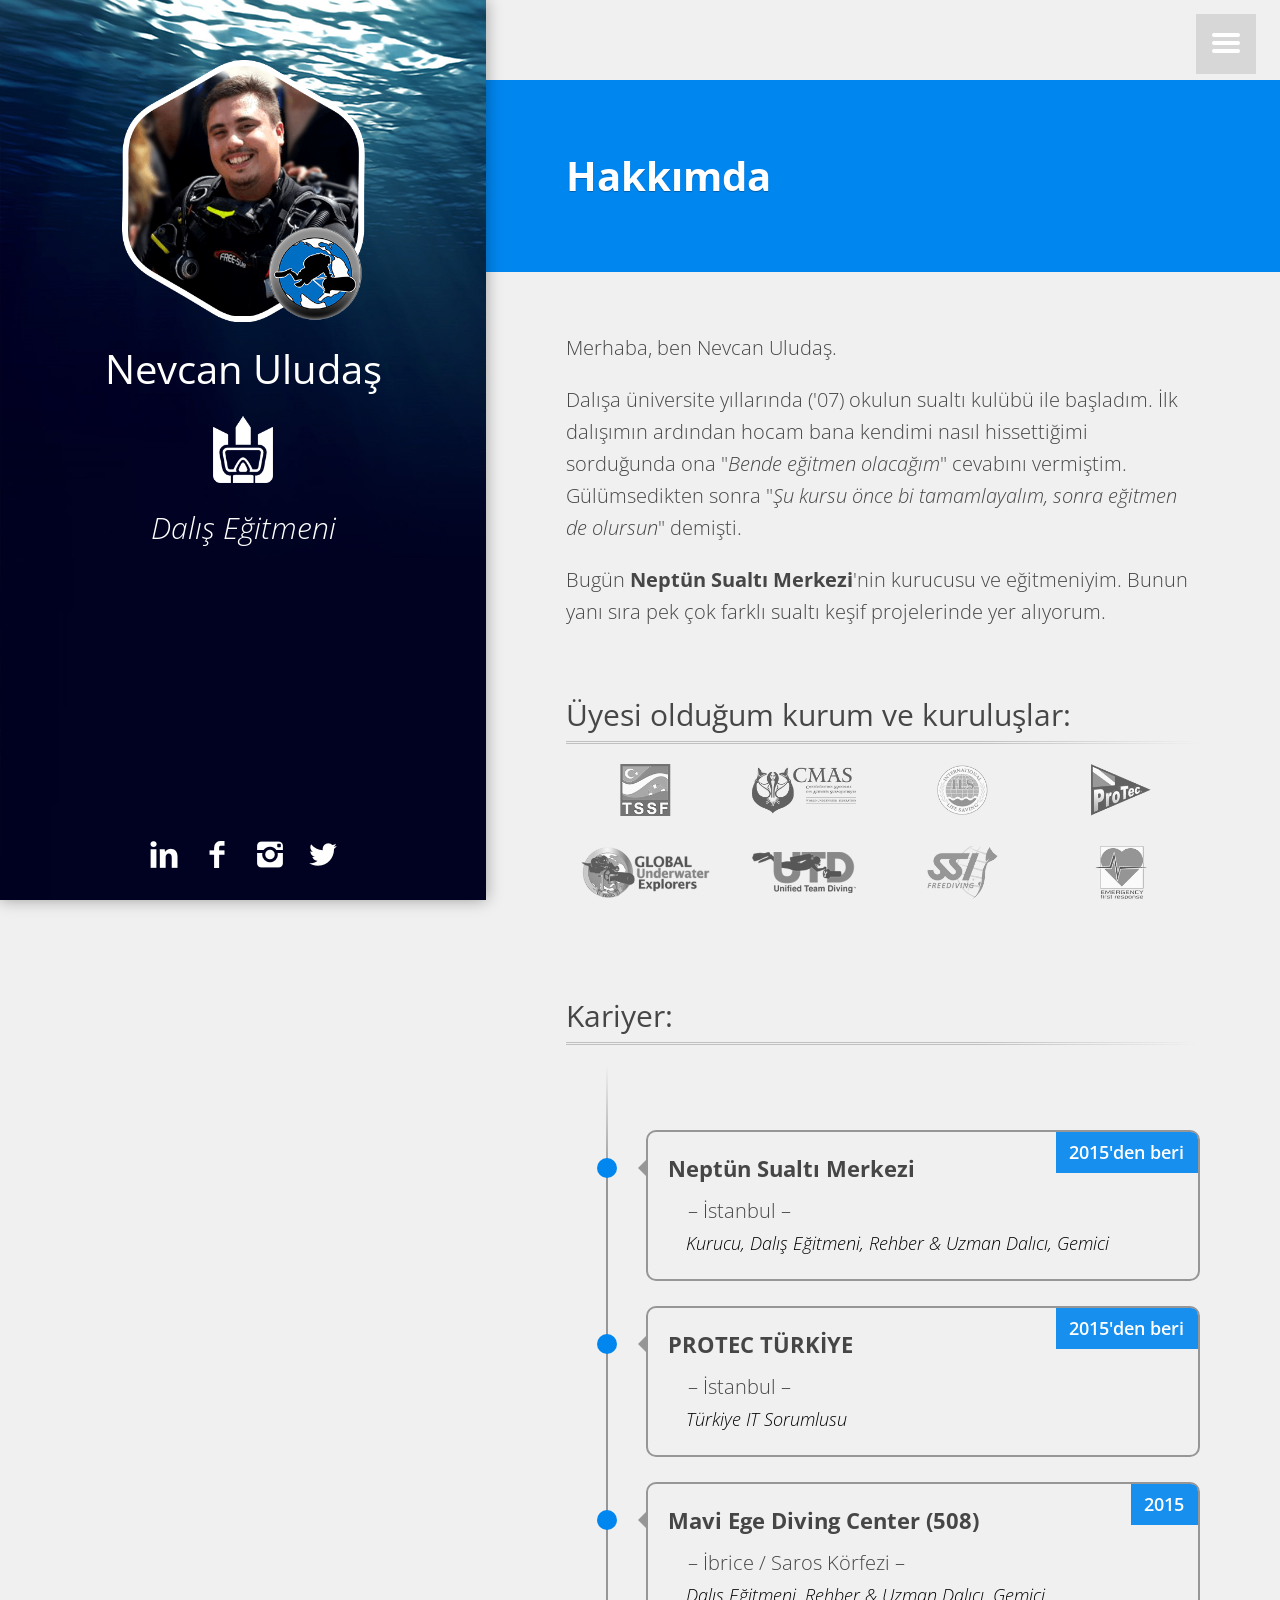
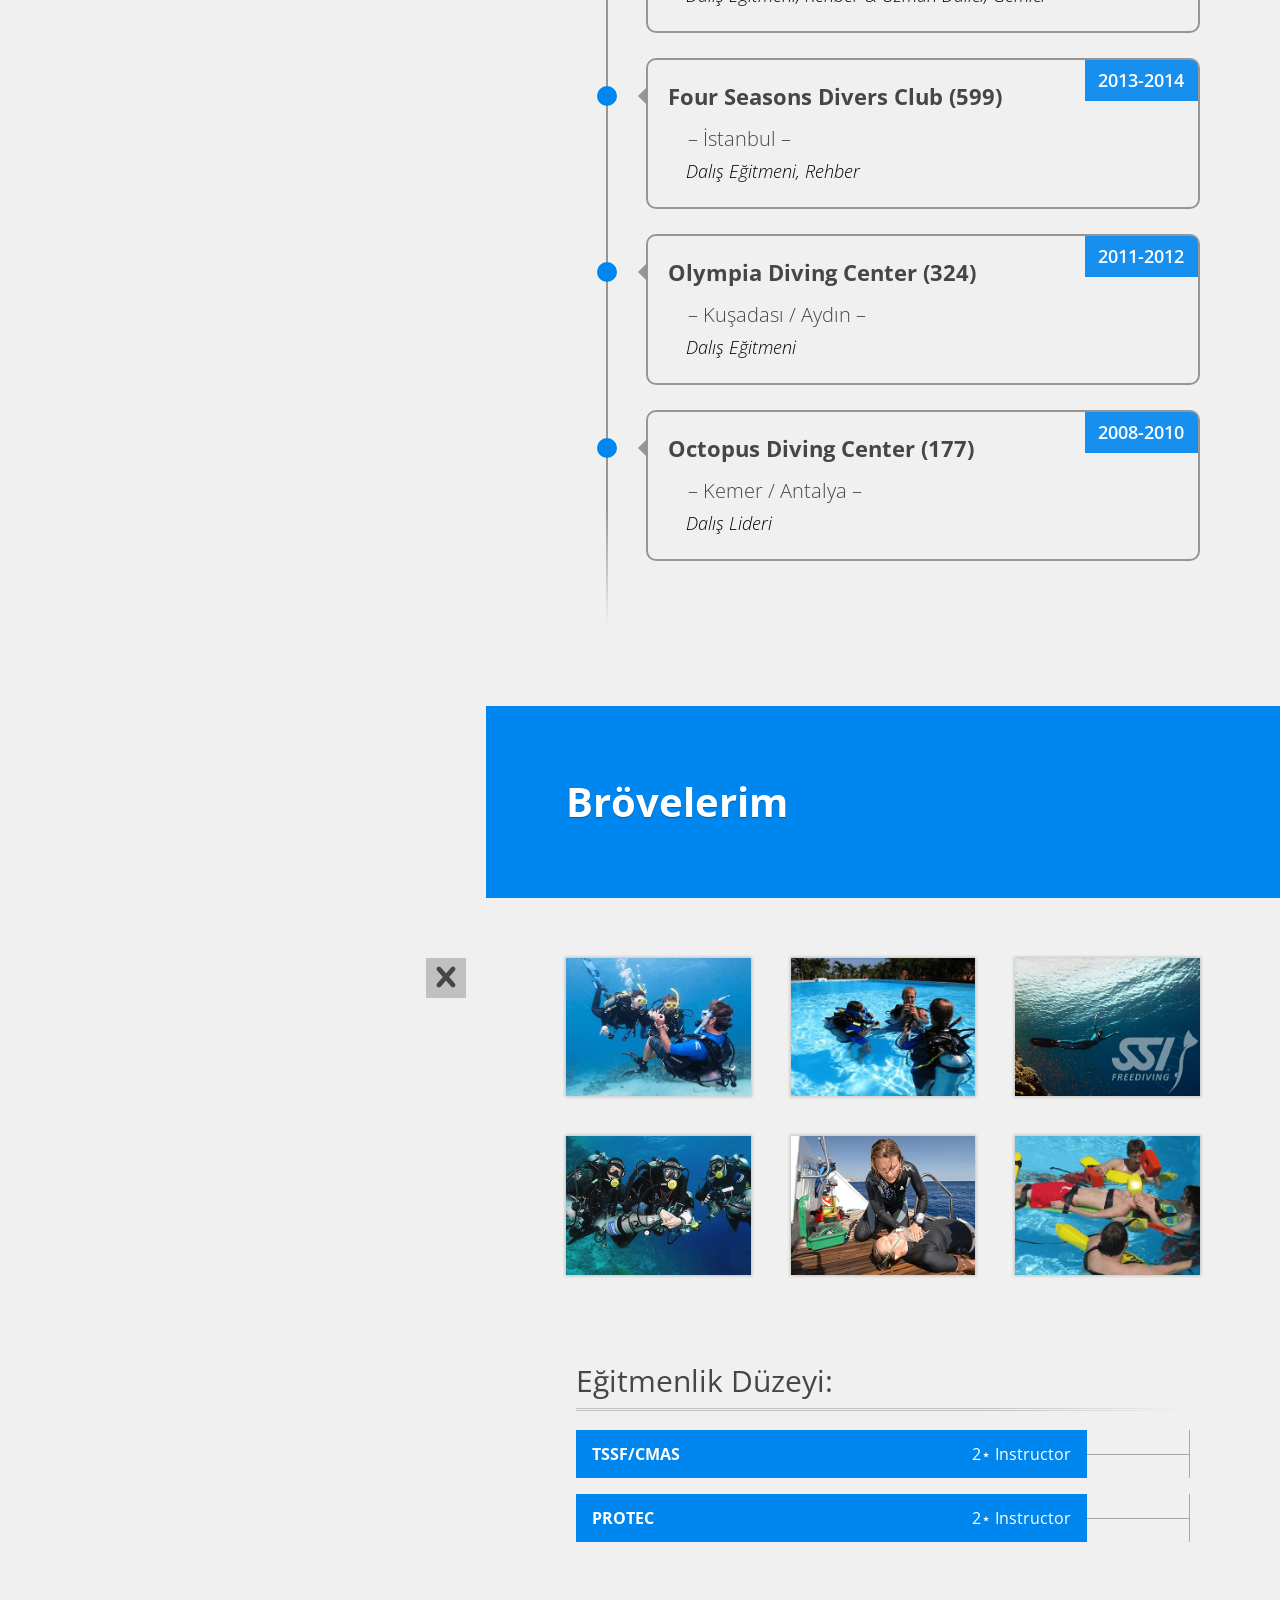
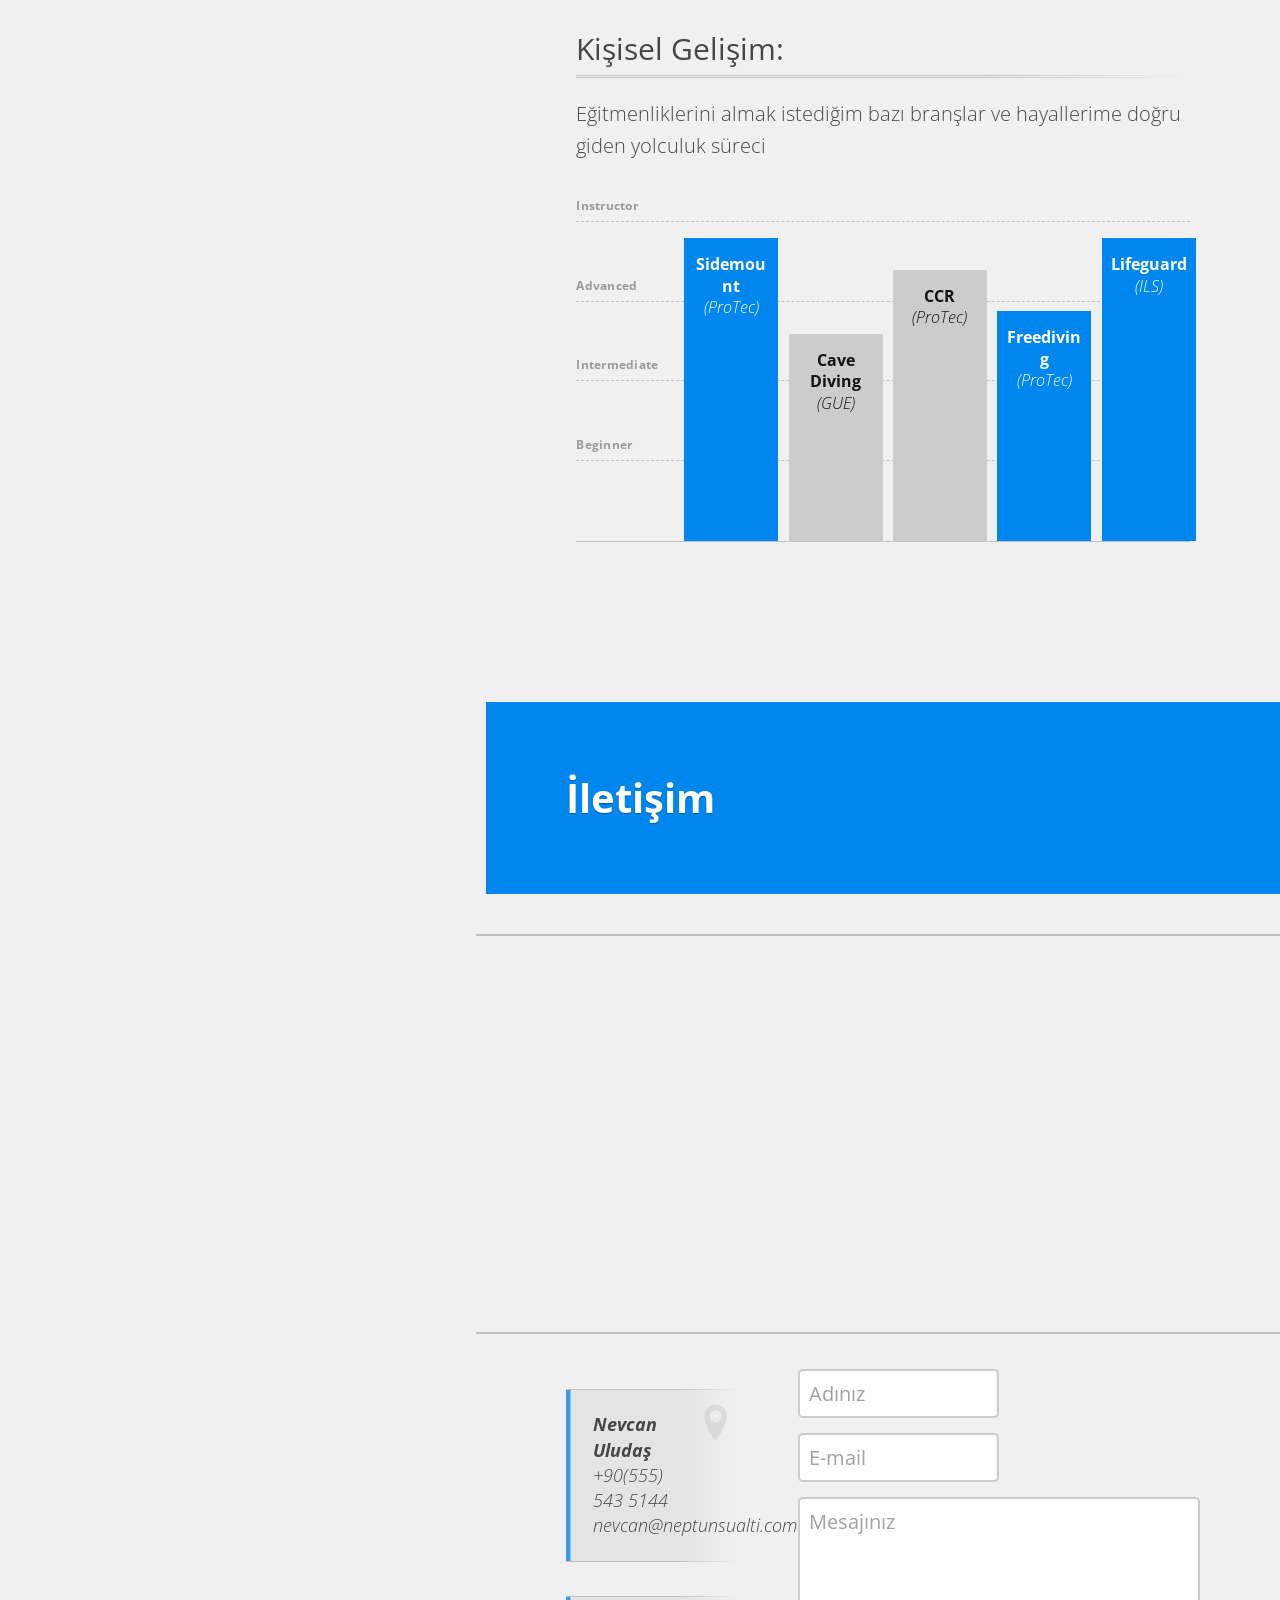
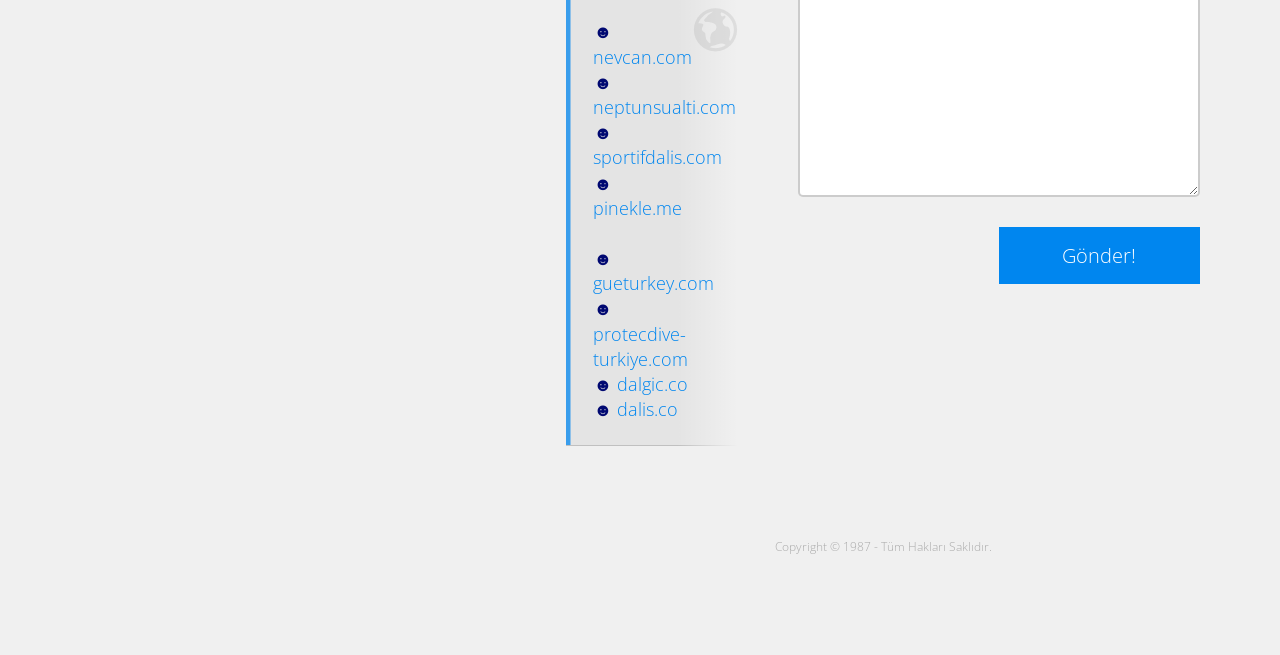
<file: dalgic/index.html>
<!DOCTYPE html>
<html>
<head>
	<meta charset="utf-8">
	<!-- nevcan.com v4 (2014), archived: kept online, hidden from search engines -->
	<meta name="robots" content="noindex, nofollow">
	<title>Nevcan Uludaş | Dalış Eğitmeni - Sualtı Kaşifi</title>
    <meta name="viewport" content="width=device-width, initial-scale=1.0, maximum-scale=1.0, minimum-scale=1.0, user-scalable=no">
	<meta name="description" content="Dalış ve sualtı ile ilgili kişisel bilgiler. Kapalı Devre (CCR) Eğitimi, Teknik Dalış Eğitimi, Sualtı Mağaracılığı ve Sualtı Kaşifliği...">
	<link rel="shortcut icon" href="/dalgic/favicon.ico">
	<link rel="stylesheet" type="text/css" href="css/style_l.css">
	<link rel="stylesheet" type="text/css" href="css/user_config.css">
	<link rel="stylesheet" type="text/css" href="color-picker/colpick.css">
	<script src="js/modernizr.min.js"></script>
	<link href='https://fonts.googleapis.com/css?family=Open+Sans:300italic,400italic,300,700,400&subset=latin,latin-ext' rel='stylesheet' type='text/css'>
	<!--[if lt IE 9]>
	<script src="js/html5shiv.min.js" type="text/javascript"></script>
	<![endif]-->
</head>
<body class="">

<!-- Navigation -->
<ul class="navigation">
	<li><a href="#about">HAKKIMDA</a></li>
	<li><a href="#certificate">BRÖVELERİM</a></li>
	<li><a href="#contact">İLETİŞİM</a></li>
	<li><div class="navigation-icon"><span class="icon-list2"></span></div></li>
</ul>

<!-- Portrait with Description -->
<aside class="portrait">
	<div class="portrait__img">
		<a href="#about"><img src="images/portrait-gue.png" alt="Nevcan Uludaş"></a>
	</div>
	<div class="portrait__description">
		<h1 class="portrait__description__name" style="line-height:1em;">Nevcan Uludaş</h1>
        <center>
            <a href="http://neptunsualti.com" target="_blank"><img src="images/neptun-icon-white.png" width="60" alt=""/></a>
        </center>
		<h2 class="portrait__description__title">Dalış Eğitmeni</h2>
	</div>
	<ul class="portrait__social-media">
		<li><a target="_blank" href="https://linkedin.com/in/nevcanuludas"><span class="icon-linkedin2"></span></a></li>
		<li><a target="_blank" href="https://facebook.com/nevcanuludas"><span class="icon-facebook"></span></a></li>
		<li><a target="_blank" href="http://instagram.com/nevcanuludas"><span class="icon-instagram2"></span></a></li>
		<li><a target="_blank" href="https://twitter.com/nevcanuludas"><span class="icon-twitter2"></span></a></li>
		<!--
		<li><a target="_blank" href="http://nevcanuludas.tumblr.com/"><span class="icon-tumblr2"></span></a></li>
		-->
	</ul>
</aside>

<!-- Main Content -->
<main class="content">
	<!-- About -->
	<article class="page__about" id="about">
		<section class="page-heading">
			<h1>Hakkımda</h1>
		</section>
		<div class="grid">
            <div class="g-100">
                <p>Merhaba, ben Nevcan Uludaş.</p>
                <p>Dalışa üniversite yıllarında ('07) okulun sualtı kulübü ile başladım. İlk dalışımın ardından hocam bana kendimi nasıl hissettiğimi sorduğunda ona "<em>Bende eğitmen olacağım</em>" cevabını vermiştim. Gülümsedikten sonra "<em>Şu kursu önce bi tamamlayalım, sonra eğitmen de olursun</em>" demişti.</p>
                <p>Bugün <b>Neptün Sualtı Merkezi</b>'nin kurucusu ve eğitmeniyim. Bunun yanı sıra pek çok farklı sualtı keşif projelerinde yer alıyorum.</p>
                <h1 class="section-heading">Üyesi olduğum kurum ve kuruluşlar:</h1>
                <!-- Recent Companies -->
                <ul class="company-list">
                    <li><a href="http://tssf.gov.tr" target="_blank"><img src="images/logos/tssf.png" title="Türkiye Sualtı Sporları Federasyonu"></a></li>
                    <li><a href="http://cmas.org" target="_blank"><img src="images/logos/cmas.png" title="Dünya Sualtı Aktiviteleri Konfederasyonu"></a></li>
                    <li><a href="http://ilsf.org" target="_blank"><img src="images/logos/ils.png" title="International Life Saving"></a></li>
                    <li><a href="http://protecdive.international" target="_blank"><img src="images/logos/protec.png" title="Professional Technical Diving"></a></li>
                    <li><a href="http://globalunderwaterexplorers.org" target="_blank"><img src="images/logos/gue.png" title="Global Underwater Explorers"></a></li>
                    <li><a href="http://utdscubadiving.com/" target="_blank"><img src="images/logos/utd.png" title="Unified Team Diving"></a></li>
                    <li><a href="http://divessi.com/freediving" target="_blank"><img src="images/logos/ssi-freediving.png" title="Scuba Schools International Freediving"></a></li>
                    <li><a href="http://emergencyfirstresponse.com/" target="_blank"><img src="images/logos/efr.png" title="Emergency First Response"></a></li>
                    <!--li><a href="http://padi.com" target="_blank"><img src="images/logos/padi.png" title="Professional Association of Diving Instructors"></a></li-->
                    <!--li><a href="http://tdisdi.com" target="_blank"><img src="images/logos/tdi.png" title="Technical Diving International"></a></li-->
                </ul>

                <h1 class="section-heading">Kariyer:</h1>
                <ul class="emedu-list-1">
                    <li>
                        <div class="emedu-list-1__date">2015'den beri</div>
                        <div class="emedu-list-1__location">Neptün Sualtı Merkezi</div>
                        <div class="emedu-list-1__title">İstanbul</div>
                        <div class="emedu-list-1__desc">Kurucu, Dalış Eğitmeni, Rehber & Uzman Dalıcı, Gemici</div>
                    </li>
                    <li>
                        <div class="emedu-list-1__date">2015'den beri</div>
                        <div class="emedu-list-1__location">PROTEC TÜRKİYE</div>
                        <div class="emedu-list-1__title">İstanbul</div>
                        <div class="emedu-list-1__desc">Türkiye IT Sorumlusu</div>
                    </li>
                    <li>
                        <div class="emedu-list-1__date">2015</div>
                        <div class="emedu-list-1__location">Mavi Ege Diving Center (508)</div>
                        <div class="emedu-list-1__title">İbrice / Saros Körfezi</div>
                        <div class="emedu-list-1__desc">Dalış Eğitmeni, Rehber & Uzman Dalıcı, Gemici</div>
                    </li>
                    <li>
                        <div class="emedu-list-1__date">2013-2014</div>
                        <div class="emedu-list-1__location">Four Seasons Divers Club (599)</div>
                        <div class="emedu-list-1__title">İstanbul</div>
                        <div class="emedu-list-1__desc">Dalış Eğitmeni, Rehber</div>
                    </li>
                    <li>
                        <div class="emedu-list-1__date">2011-2012</div>
                        <div class="emedu-list-1__location">Olympia Diving Center (324)</div>
                        <div class="emedu-list-1__title">Kuşadası / Aydın</div>
                        <div class="emedu-list-1__desc">Dalış Eğitmeni</div>
                    </li>
                    <li>
                        <div class="emedu-list-1__date">2008-2010</div>
                        <div class="emedu-list-1__location">Octopus Diving Center (177)</div>
                        <div class="emedu-list-1__title">Kemer / Antalya</div>
                        <div class="emedu-list-1__desc">Dalış Lideri</div>
                    </li>
                </ul>
            </div>	
		</div>	
	</article>

	<!-- Brövelerim -->
	<article class="page__portfolio" id="certificate">
		<section class="page-heading">
			<h1>Brövelerim</h1>
		</section>
		<div class="portfolio">

			<!-- Portfolio Detail -->
			<aside class="portfolio__detail">
				<!-- Content will be applied via jQuery! -->
			</aside>

			<!-- Portfolio Main Screen -->
			<div class="portfolio__grid">

				<!-- Portfolio Item 1 -->
				<div class="portfolio__grid__item">
					<div class="portfolio__grid__item__img">
						<img src="images/sertifikalar/01.png" alt="TSSF/CMAS">
						<div class="portfolio__grid__item__desc">
							<h1 class="portfolio__grid__item__desc__title">TSSF/CMAS</h1>
							<p class="portfolio__grid__item__desc__text">2&#8902; Eğitmen<br/>Rehber Dalıcı<br/>Uzman Dalıcı</p>
							<a class="portfolio__grid__item__desc__link" href="">Devamı <span class="icon-arrow-right3"></span></a>
						</div>
						<div class="portfolio__detail__container">
							<div class="portfolio__detail__desc">
								<h1 class="portfolio__detail__desc__heading">TSSF/CMAS</h1>
								<div class="portfolio__grid">
									<div class="portfolio__grid__item__img">
                               	 		<img src="images/sertifikalar/tssf_1egitmen.png" alt="">
									</div>
									<br/>
									<div class="portfolio__grid__item__img">
                               	 		<img src="images/sertifikalar/tssf_rehber.png" alt="">
									</div>
									<br/>
									<div class="portfolio__grid__item__img">
                               	 		<img src="images/sertifikalar/tssf_uzmanliklar.png" alt="">
									</div>
								</div>
								<h4>
									☻ <em>2&#8902; Dalış Eğitmeni</em><br/>
									☻ <em>Rehber Dalıcı</em><br/>
									☻ <em>Uzman Dalıcı</em>
								</h4>
								<p><b>Uzmanlıklarım:</b></p>
								<ol>
									<li>Temel Dalış ilk Yardım Uzmanlığı</li>
									<li>İrtifa Dalışı Uzmanlığı</li>
									<li>Batık Dalışı Uzmanlığı</li>
									<li>Sualtı Fotoğrafçılığı Uzmanlığı</li>
									<li>Sualtı Videoculuğu Uzmanlığı</li>
									<li>Mükemmel Yüzerlilik Uzmanlığı</li>
									<li>Oksijen Kullanımı Uzmanlığı</li>
									<li>Malzeme Bilgisi ve Bakımı Uzmanlığı</li>
                                    <li>Derin Dalış Uzmanlığı</li>
                                    <li>Yön Bulma Uzmanlığı</li>
                                    <li>Gece Dalışı Uzmanlığı</li>
                                    <li>Akıntı Dalışı Uzmanlığı</li>
                                    <li>Arama Kurtarma Uzmanlığı</li>
                                    <li>Nitrox Uzmanlığı</li>
                                    <li>Kovuk Dalışı Uzmanlığı</li>
                                    <li>Tanıtım Dalışı Uzmanlığı</li>
                                    <li>Tüp Doldurma Uzmanlığı</li>
								</ol>
								<p><br/></p>
								<p><b><em>** Kurs detayları ve ücretleri için lütfen <a href="http://neptunsualti.com/" target="_blank">neptunsualti.com</a> sitesini ziyaret edin.</em></b></p>
							</div>
						</div>
					</div>
				</div>

				<!-- Portfolio Item 6 -->
				<div class="portfolio__grid__item">
					<div class="portfolio__grid__item__img">
						<img src="images/sertifikalar/04.png" alt="PROTEC">
						<div class="portfolio__grid__item__desc">
							<h1 class="portfolio__grid__item__desc__title">PROTEC</h1>
							<p class="portfolio__grid__item__desc__text">2&#8902; Eğitmen</p>
							<p class="portfolio__grid__item__desc__text">Uzman Dalıcı</p>
							<!--
                            <a class="portfolio__grid__item__desc__link" href="">Devamı <span class="icon-arrow-right3"></span></a>
							-->
						</div>
						<div class="portfolio__detail__container">
							<div class="portfolio__detail__desc">
								<h1 class="portfolio__detail__desc__heading">PROTEC</h1>
								<ul>
									<li><em>2&#8902; Dalış Eğitmeni,</em></li>
									<li><em>Poseidon (Mk6/Se7en) CCR,</em></li>
									<li><em>Serbest Dalış,</em></li>
									<li><em>Uzman Dalıcı</em></li>
								</ul>
								<p><b>Uzmanlıklarım:</b></p>
								<ol>
									<li>Sidemount Uzmanlığı</li>
									<li>Kuru Elbise Uzmanlığı</li>
									<li>Nitrox Uzmanlığı</li>
									<li>Buz Dalışı Uzmanlığı</li>
									<li>Sualtı Makinaları (Scooter/DPV) Uzmanlığı</li>
									<li>Solo Dalış Uzmanlığı</li>
									<li>Tam Maske Uzmanlığı</li>
									<li>Nehir ve Akıntı Dalışı Uzmanlığı</li>
								</ol>
								<p><br/></p>
								<p><b><em>** Kurs detayları ve ücretleri için lütfen <a href="http://neptunsualti.com/" target="_blank">neptunsualti.com</a> sitesini ziyaret edin.</em></b></p>
							</div>
						</div>
					</div>
				</div>

				<!-- Portfolio Item 2 --> 
				<div class="portfolio__grid__item">
					<div class="portfolio__grid__item__img">
						<img src="images/sertifikalar/02.png" alt="SSI Freediving">
						<div class="portfolio__grid__item__desc">
							<h1 class="portfolio__grid__item__desc__title">SSI Freediving</h1>
							<p class="portfolio__grid__item__desc__text">Level 1 Freediver</p>
							<!--
							<a class="portfolio__grid__item__desc__link" href="">Devamı <span class="icon-arrow-right3"></span></a>
							-->
						</div>
						<div class="portfolio__detail__container">
							<div class="portfolio__detail__desc">
								<h1 class="portfolio__detail__desc__heading">SSI Freediving</h1>
								<div class="portfolio__grid">
									<div class="portfolio__grid__item__img">
										<img src="images/sertifikalar/ssi_freediving1.png" alt="">
									</div>
								</div>
								<ul>
									<li>SSI Freediving Level 1</li>
								</ul>
                                <img src="images/sertifikalar/freediving1.jpg" width="400" alt="freediving1"/>
							</div>
						</div>
					</div>
				</div>

				<!-- Portfolio Item 4 --> 
				<div class="portfolio__grid__item">
					<div class="portfolio__grid__item__img">
						<img src="images/sertifikalar/06.png" alt="GUE">
						<div class="portfolio__grid__item__desc">
							<h1 class="portfolio__grid__item__desc__title">GUE</h1>
							<p class="portfolio__grid__item__desc__text">Fundamental Tec.</p>
                            <!--
                            <a class="portfolio__grid__item__desc__link" href="">Devamı <span class="icon-arrow-right3"></span></a>
                            -->
						</div>
						<div class="portfolio__detail__container">
							<div class="portfolio__detail__desc">
                                <h1 class="portfolio__detail__desc__heading">GUE</h1>
                                <p>Fundamental Tec.</p>
							</div>
						</div>
					</div>
				</div>

				<!-- Portfolio Item 5 --> 
				<div class="portfolio__grid__item">
					<div class="portfolio__grid__item__img">
						<img src="images/sertifikalar/05.png" alt="EFR">
						<div class="portfolio__grid__item__desc">
							<h1 class="portfolio__grid__item__desc__title">EFR</h1>
							<p class="portfolio__grid__item__desc__text">Emergency First Responder<br/>CPR (BLS) / First Aid - Adult</p>
							<!--
							<a class="portfolio__grid__item__desc__link" href="">Devamı <span class="icon-arrow-right3"></span></a>
							-->
						</div>
						<div class="portfolio__detail__container">
							<div class="portfolio__detail__desc">
                                <h1 class="portfolio__detail__desc__heading">EFR</h1>
                                <p>Emergency First Responder<br/>CPR (BLS) / First Aid - Adult</p>
							</div>
						</div>
					</div>
				</div>

				<!-- Portfolio Item 3 -->
				<div class="portfolio__grid__item">
					<div class="portfolio__grid__item__img">
						<img src="images/sertifikalar/03.png" alt="ILS/TSSF">
						<div class="portfolio__grid__item__desc">
							<h1 class="portfolio__grid__item__desc__title">ILS/TSSF</h1>
							<p class="portfolio__grid__item__desc__text">Altın Cankurtaran</p>
							<!--
                            <a class="portfolio__grid__item__desc__link" href="">Devamı <span class="icon-arrow-right3"></span></a>
							-->
						</div>
						<div class="portfolio__detail__container">
							<div class="portfolio__detail__desc">
								<h1 class="portfolio__detail__desc__heading">ILS/TSSF</h1>
								<p>Altın Cankurtaran</p>
							</div>
						</div>
					</div>
				</div>


                <!-- Skills -->
                <div class="g-100">
                    <h1 class="section-heading">Eğitmenlik Düzeyi:</h1>
                    <ul class="skill-list-1">
                        <li class="hidden">
                            <div class="skill-list-1__bar" style="width: 63%; background-color:#CCC;">
                                <span class="skill-list-1__value">GUE</span><span class="skill-list-1__percentage">Fundamentals Instructor</span>
                            </div>
                        </li>
						<li>
							<div class="skill-list-1__bar" style="width: 83.333%;">
								<span class="skill-list-1__value">TSSF/CMAS</span><span class="skill-list-1__percentage">2&#8902; Instructor</span>
							</div>
						</li>
						<li>
							<div class="skill-list-1__bar" style="width: 83.333%;">
								<span class="skill-list-1__value">PROTEC</span><span class="skill-list-1__percentage">2&#8902; Instructor</span>
							</div>
						</li>
						<li class="hidden">
							<div class="skill-list-1__bar" style="width: 66.666%; background-color:#CCC;">
								<span class="skill-list-1__value">ILS/TSSF</span><span class="skill-list-1__percentage">Bronze Instructor</span>
							</div>
						</li>
                    </ul>
                    <h1 class="section-heading">Kişisel Gelişim:</h1>
                    <p>Eğitmenliklerini almak istediğim bazı branşlar ve hayallerime doğru giden yolculuk süreci</p>
                    <ul class="skill-list-2">
                        <li><div class="skill-list-2__bar" style="height:95%;">Sidemount<br/><em style="font-weight:300;">(ProTec)</em></div></li>
                        <li><div class="skill-list-2__bar" style="height:65%; background-color:#CCC; color:#111;">Cave Diving<br/><em style="font-weight:300;">(GUE)</em></div></li>
                        <li><div class="skill-list-2__bar" style="height:85%; background-color:#CCC; color:#111;">CCR<br/><em style="font-weight:300;">(ProTec)</em></div></li>
                        <li><div class="skill-list-2__bar" style="height:72%;">Freediving<br/><em style="font-weight:300;">(ProTec)</em></div></li>
                        <li><div class="skill-list-2__bar" style="height:95%;">Lifeguard<br/><em style="font-weight:300;">(ILS)</em></div></li>
                    </ul>
                </div>
			</div>
		</div>	

	</article>

	<!-- İletişim -->
	<article class="page__contact" id="contact">
		<section class="page-heading">
			<h1>İletişim</h1>
		</section>
		<div id="google-maps"></div>
		<div class="grid">
			<div class="g-33">
				<address class="contact__address">
					<span class="icon-location"></span>
					<b>Nevcan Uludaş</b><br>
					+90(555) 543 5144<br>
                    nevcan@neptunsualti.com
				</address>
				<div class="contact__web">
					<span class="icon-earth"></span>
					<span style="color:#000871">☻</span> <a target="_blank" href="">nevcan.com</a><br>
					<span style="color:#000871">☻</span> <a target="_blank" href="http://neptunsualti.com">neptunsualti.com</a><br>
					<span style="color:#000871">☻</span> <a target="_blank" href="http://sportifdalis.com">sportifdalis.com</a><br>
					<span style="color:#000871">☻</span> <a target="_blank" href="http://pinekle.me">pinekle.me</a><br>
					<br>
					<span style="color:#000871">☻</span> <a target="_blank" href="http://gueturkey.com">gueturkey.com</a><br>
					<span style="color:#000871">☻</span> <a target="_blank" href="http://protecdive-turkiye.com">protecdive-turkiye.com</a><br>
					<span style="color:#000871">☻</span> <a target="_blank" href="http://dalgic.co">dalgic.co</a><br>
					<span style="color:#000871">☻</span> <a target="_blank" href="http://dalis.co">dalis.co</a><br>
					<!--
					<span style="color:#000871">☻</span> <a target="_blank" href="http://divebook.org">divebook.org</a><br>
					<span style="color:#000871">☻</span> <a target="_blank" href="http://sidemounting.co">sidemounting.co</a><br>
					<span style="color:#000871">☻</span> <a target="_blank" href="http://techdivinging.co">techdiving.co</a><br>
					<span style="color:#000871">☻</span> <a target="_blank" href="http://aletlidalis.com">aletlidalis.com</a><br>
					<span style="color:#000871">☻</span> <a target="_blank" href="http://donanimlidalis.com">donanimlidalis.com</a><br>
					<span style="color:#000871">☻</span> <a target="_blank" href="http://tupludalis.com">tupludalis.com</a><br>
					-->
				</div>
			</div>
			<div class="g-66">
				<div class="form__notification"></div>
				<form id="contact-form" action="contact.php" method="post" novalidate>
					<div class="form__invalid"></div>
					<input id="contact-name" name="contactName" class="form-control form__name requiredField" type="text" placeholder="Adınız" data-error-empty="Lütfen adınızı yazın">
                    <input id="contact-mail" name="email" class="form-control form__email requiredField" type="email" placeholder="E-mail" data-error-empty="Lütfen e-mail adresinizi girin" data-error-invalid="Geçersiz e-mail">
                    <textarea id="contact-message" name="comments" class="form-control form__message requiredField" type="text" placeholder="Mesajınız" data-error-empty="Lütfen mesajinizi yazın"></textarea>
                    <button name="submit" class="form__submit" type="submit" data-error-message="Hata!" data-sending-message="Gönderiliyor..." data-ok-message="Mesaj Gönderildi ;)">Gönder!</button>
					<input type="hidden" class="form__submit" name="submitted" id="submitted" value="true" />
				</form>

			</div>
		</div>
        <center>
            <p style="margin-top:50px; font-size:.6em; color:#AAA;">Copyright &copy; 1987 - Tüm Hakları Saklıdır.</p>
        </center>
	</article>	
    
</main>

<!-- jquery + additional javascript -->	
<script src="js/jquery.min.js"></script>
<script>
Modernizr.load({
    test: Modernizr.input.placeholder,
    nope: ['js/placeholder_polyfill.jquery.min.js']
});
</script>
<script src="https://maps.google.com/maps/api/js?sensor=false&amp;libraries=geometry&amp;v=3.7"></script>
<script src="js/maplace.min.js"></script>
<script src="js/user_config.js"></script>
<script src="js/custom.js"></script>
<script src="js/contact.js"></script>
<script src="color-picker/colpick.min.js"></script>

<script>
  (function(i,s,o,g,r,a,m){i['GoogleAnalyticsObject']=r;i[r]=i[r]||function(){
  (i[r].q=i[r].q||[]).push(arguments)},i[r].l=1*new Date();a=s.createElement(o),
  m=s.getElementsByTagName(o)[0];a.async=1;a.src=g;m.parentNode.insertBefore(a,m)
  })(window,document,'script','//www.google-analytics.com/analytics.js','ga');

  ga('create', 'UA-39574881-1', 'nevcan.com');
  ga('send', 'pageview');

</script>

</body>
</html>
</file>
<file: css/designr-theme-cyan.css>
/*----------------------
---Main Layout Styles---
------------------------*/
.img-center{
    margin:20px auto;
}

#main-nav a.ir-logo {
    margin:0;
    margin-top:5px;
    padding:0;
    width:151px;
    height:57px;
	text-indent: 200%;
	white-space: nowrap;
	overflow: hidden;
    background: url("../assets/logo.png");
}

#main-nav a.ir-logo span{
    color:transparent;
    font:0/0 a;
}

.navbar {
    margin:0;
    border-radius:0;
}

/*---------------------------
---Main Typography Styles----
-----------------------------*/

body{
	font-family: Lato, sans-serif;
}

h1,
h2,
h3,
h4,
h5,
h6{
	font-family: Lato, sans-serif;
	color:#8aaad9;
}

h1 {
    font-size:30px;
    line-height:30px;
    font-weight:300;
    text-transform:uppercase;
    letter-spacing:0.02em;
}

h1.section-title{
    position:relative;
    margin:0 0 124px;
    font-size:48px;
    line-height:64px;
    font-weight:300;
    text-align:center;
    color:#8aaad9;
    z-index:1;
}

.section-title span {
    font-size:150%;
    font-weight:400;
}

.section-title [class*=icon]{
    position:absolute;
    top:-28px;
    left:50%;
    margin-left:-60px;
    font-size:120px;
    color:#eee;
    z-index:-1;
}

h2 {
    font-size:21px;
    line-height:24px;
    font-weight:bold;
    text-transform:uppercase;
}

p {
    font-size:18px;
    line-height:24px;
    font-weight:300;
    letter-spacing:0.01em;
    margin-bottom:20px;
}

a,
a:hover,
a:focus {
    outline:none !important;
    text-decoration:none;
}

a {
  color: #536177;
  text-decoration: none;
}

a:hover,
a:focus {
  color: #637187;
  text-decoration: none;
}

a:focus,
.btn:focus {
  outline: none;
}

/*----------------------
---Main Color Styles----
------------------------*/
body {
	color:#999;
	overflow-x:hidden;
}

#main-nav .navbar-toggle{
    border:1px solid rgba(255,255,255,0.5);
    border-radius:0;
}

#main-nav .icon-bar {
    background:#fff;
}

.btn-theme{
	color:#fff;
	background-color:#8aaad9;
	padding:15px 90px;
	font-size:24px;
	font-weight:300;
	text-transform:uppercase;
	border:none;
	border-radius:0;
	-webkit-transition:background-color 0.2s ease-out;
	transition:background-color 0.2s ease-out;
}

.btn-theme:hover{
	cursor:pointer;
	color:#fff;
	background-color:#9fb8e0;
}

.btn-theme:active,
.btn-theme:focus{
	color:#fff;
}


.btn-theme [class*=icon]{
    margin-right:10px;
}


.btn-theme.transparent{
	color:#fff;
	background-color:transparent;
	padding:14px 35px;
	border:2px solid #fff;
	font-weight:400;
	-webkit-transition:all 0.3s ease-out;
	transition:all 0.3s ease-out;
}

.btn-theme.transparent:hover,
.btn-theme.transparent:focus,
.btn-theme.transparent:active{
	color:#8aaad9;
	background-color:#fff;
	border:2px solid #fff;
	opacity:1;
}

/*----------------------
----Navigation Styles---
------------------------*/

.navbar-brand,
.navbar-brand:hover,
.navbar-brand:active,
.navbar-brand:focus {
    padding:0 10px;
    font-size:30px;
    line-height:30px;
    font-weight:normal;
    color:#fff;
}

.navbar-brand span {
    font-size:24px;
    font-weight:300;
}

#main-nav.scrolled .navbar-brand{
    color:#8aaad9;
}

#main-nav{
    background:transparent;
    color:#fff;
    box-shadow:0 0 0px transparent;
    -webkit-transition:background 0.3s ease-out;
    transition:background 0.3s ease-out;
}

#main-nav.scrolled{
    background:#fff;
    border-bottom:1px solid #ddd;
}

#main-nav.scrolled .navbar-toggle{
    color:#8aaad9;
    border-color:#8aaad9;
}

#main-nav.scrolled .navbar-toggle .icon-bar{
    background:#8aaad9;
}

#main-nav .container{
    padding:30px 20px;
    -webkit-transition:padding 0.5s ease-out;
    transition:padding 0.5s ease-out;
}

#main-nav.scrolled .container{
    padding:10px 20px;
}

#main-nav .nav a,
#main-nav .nav a:active,
#main-nav .nav a:hover{
    padding:0px 10px;
    font-size:18px;
    line-height:54px;
    font-weight:400;
    background:transparent;
    color:#fff;
}


#main-nav.scrolled .nav a,
#main-nav.scrolled .nav a:active,
#main-nav.scrolled .nav a:hover{
    color:#8aaad9;
}


#main-nav li{
    background:transparent;
    margin:0 10px;
    border:2px solid transparent;
}

#main-nav .dropdown-menu a{
    font-size:14px;
}

/* Hover Effect */
#main-nav .nav a {
    position:relative;
}

#main-nav .nav a:before {
	position: absolute;
	bottom:-5px;
	left: 50%;
	color: transparent;
	content: '•';
	text-shadow: 0 0 transparent;
	font-size: 16px;
	line-height:21px;
	-webkit-transition: text-shadow 0.3s, color 0.3s;
	-moz-transition: text-shadow 0.3s, color 0.3s;
	transition: text-shadow 0.3s, color 0.3s;
	-webkit-transform: translateX(-50%);
	-moz-transform: translateX(-50%);
	transform: translateX(-50%);
	pointer-events: none;
}

#main-nav .nav a:hover:before,
#main-nav .nav li.active a:before {
	color: #fff;
	text-shadow: 12px 0 #fff, -12px 0 #fff;
}

#main-nav.scrolled .nav a:hover:before,
#main-nav.scrolled .nav li.active a:before {
	color: #8aaad9;
	text-shadow: 12px 0 #8aaad9, -12px 0 #8aaad9;
}

.no-textshadow #main-nav .nav a:before {
	content: '• • •';
}

.no-csstransforms #main-nav .nav a:before {
	margin-left:-15px;
}

/*----------------------
-----Header Styles------
------------------------*/

.jumbotron {
    background:url(../assets/header-bg.jpg) no-repeat center center fixed; 
	-webkit-background-size: cover;
	-moz-background-size: cover;
	-o-background-size: cover;
	background-size: cover;
    color:#8aaad9;
}

header.jumbotron{
    padding:0;
    margin-bottom:0;
    min-height:500px;
}

.jumbotron .left-col,
.jumbotron .right-col{
    float:left;
}

.jumbotron .message-box{
    width:90%;
    margin:300px auto 0;
	background:#fff;
    background:rgba(255,255,255,0.9);
    padding:20px 0;
}

.jumbotron .left-col{
	width:35%;
    text-align:right;
}

.jumbotron .right-col{
	width:65%;
    text-align:left;
    overflow:hidden;
    border:none;
    box-shadow:none;
    background:transparent;
    margin:0;
    padding:0;
}

.jumbotron .left-col p{
    display:inline-block;
    margin:0;
    padding:18px 5px 12px 30px;
    font-size:38px;
    font-weight:300;
    line-height:48px;
}

.jumbotron .left-col p span{
    font-size:42px;
    font-weight:400;
}

.jumbotron .right-col p{
    display:inline-block;
    margin:0;
    padding:10px 30px 10px 5px;
    font-size:110px;
    line-height:110px;
    font-weight:900;
    text-transform:uppercase;
}

.jumbotron .home-slider .slides li {
    opacity:0;
    -webkit-ransition:opacity 0.4s ease-out;
    transition:opacity 0.4s ease-out;
}

.no-csstransitions .jumbotron .home-slider .slides li {
    opacity:1;
}

.jumbotron .home-slider .slides li.flex-active-slide,
.jumbotron .home-slider .slides li.clone {
    opacity:1;
}
/*------------------------
-----Services Styles------
------------------------*/

#services{
    background:#fff;
    color:#999;
    padding:80px 0;
}

#services .row.line {
    height:6px;
    background:#8aaad9;
    margin-bottom:24px;
}

#services .line .spot {
    margin:-7px auto;
    display:block;
    width:20px;
    height:20px;
    background:#8aaad9;
    border:5px solid #fff;
    border-radius:50%;
}

.services .icon {
    position:relative;
    display:inline-block;
    padding:0;
    margin-bottom:24px;
    width:160px;
    height:160px;
    text-align:center;
    font-size:72px;
    line-height:130px;
    color:#ccc;
    background:none;
    border:10px solid #8aaad9;
    border-radius:50%;
    z-index:1;
    -webkit-transition:color 0.2s ease-in;
    transition:color 0.2s ease-in;
}

.no-opacity .services .icon {
	color:#fff;
}

.services .icon:after {
	pointer-events: none;
    content:"";
    position:absolute;
    width:100%;
    height:100%;
    background:#8aaad9;
    border-radius:50%;
    border:2px solid #8aaad9;
	-webkit-box-sizing: content-box; 
	-moz-box-sizing: content-box; 
	box-sizing: content-box;
    top:-2px;
    left:-2px;
    z-index:-1;
	-webkit-transform: scale(1.4);
	-moz-transform: scale(1.4);
	-ms-transform: scale(1.4);
	transform: scale(1.4);
	opacity: 0;
	-webkit-transition: all 0.4s ease-out;
	-moz-transition: all 0.4s ease-out;
	transition: all 0.4s ease-out;
}

.services .icon:hover{
    color:#fff;
}

.services .icon:hover:after {
	-webkit-transform: scale(1);
	-moz-transform: scale(1);
	-ms-transform: scale(1);
	transform: scale(1);
	opacity: 1;
	transition: all 0.4s ease-out;
}

.services .item {
    margin-bottom:80px;
}

.services h2 {
    margin:0;
    margin-bottom:24px;
    font-size:24px;
    font-weight:400;
}

.services p {
    margin:0;
    margin-bottom:24px;
}


.services.bottom-row p {
    margin-top:48px;
}

/*-----------------------
------About Styles-------
------------------------*/

#about {
    background:#8aaad9;
    color:#fff;
    padding:80px 0;
}

#about h1 {
    color:#fff;
    font-size:36px;
    line-height:42px;
    font-weight:300;
    margin-bottom:24px;
    position:relative;
}

#about p {
    font-size:24px;
    line-height:36px;
    font-weight:300;
    margin-bottom:42px;
}

#about a:hover{
    text-decoration:underline;
} 

#about .btn-theme.transparent {
    font-size:18px;
    text-decoration:none;
}

#about img {
    box-shadow:12px 0px 0px 12px rgba(255,255,255,0.2),
                -12px 0px 0px 12px rgba(255,255,255,0.2);
}

/*-----------------------
------Skills Styles-------
------------------------*/

#skills {
    padding-top:80px;
    color:#637187;
}

.skills .col-sm-3 {
    margin-bottom:80px;
}

#skills.cuda-section {
    padding-bottom:40px;
}

.chart {
  position: relative;
  display: inline-block;
  width: 170px;
  height: 170px;
  margin-bottom: 50px;
  text-align: center;
}
.chart canvas {
  position: absolute;
  top: 0;
  left: 0;
}
.percent {
  display: inline-block;
  line-height: 170px;
	font-size:50px;
	font-weight:300;
  z-index: 2;
}
.percent:after {
  content: '%';
  margin-left: 0.1em;
  font-size: 40px;
}

#skills .skills h2 {
    margin:0 0 80px;
    color:#637187;
    font-size:24px;
    font-weight:300;
}


/*----------------------
-----Portfolio Styles---
------------------------*/

#portfolio {
    background:#fff;
}

#portfolio .section-title {
    font-weight:300;
    margin-bottom:60px;
}

#portfolio .section-title [class*=icon]{
    color:#fff;
}

#portfolio-header {
    padding:80px 0;
    background:#f5f5f5;
    border-top:1px solid #ddd;
    border-bottom:1px solid #ddd;
}


#filter-works ul {
    list-style:none;
    padding:0;
    margin:0;
}

#filter-works ul li{
    display:inline-block;
    padding:0;
    line-height:24px;
    background:transparent;
    margin:0 0 0 10px;
}

#filter-works ul li:after{
    content:"/";
    margin-left:10px;
    font-size:24px;
    line-height:24px;
    font-weight:300;
    color:#6a6a6a;
}

#filter-works ul li:last-child:after{
    display:none;
}

#filter-works ul li a,
#filter-works ul li a:active,
#filter-works ul li a:hover{
    padding:0;
    font-size:24px;
    line-height:24px;
    font-weight:300;
    background:transparent;
    color:#6a6a6a;
    text-transform:uppercase;
    text-decoration:none;
}

#filter-works ul li:hover a,
#filter-works ul li.active a{
    color:#8aaad9;
}

.masonry-wrapper{
    margin:0 auto;
    padding:0;
    overflow:hidden;
}

#projects-container {
    margin:0 auto;
    visibility:hidden;
}

#projects-container .project-item{
    display:block;
    position:relative;
    margin:0;
    width:350px;
	-webkit-transform: scale(1);
	-moz-transform: scale(1);
	-ms-transform: scale(1);
	transform: scale(1);
	opacity:1;
	filter:alpha(opacity=100);
	overflow:hidden;
}

#projects-container .project-item.filtered{
	-moz-transform: scale(0);
	-ms-transform: scale(0);
    transform:scale(0);
	opacity:0;
	filter:alpha(opacity=0);
}

.project-item img {
	-webkit-transform: scale(1);
	-moz-transform: scale(1);
	-ms-transform: scale(1);
	transform: scale(1);
    -webkit-transition:-webkit-transform 0.3s ease-out;
    transition:transform 0.3s ease-out;
}

.project-item:hover img {
	-webkit-transform: scale(1.3);
	-moz-transform: scale(1.3);
	-ms-transform: scale(1.3);
    transform:scale(1.3);
}


.project-item .hover-mask {
    position:absolute;
    padding:0;
    width:100%;
    height:100%;
    top:0;
    left:0;
    background:#8aaad9;
    opacity:0;
	filter:alpha(opacity=0);
    -webkit-transition:all 0.3s ease-out;
    transition:all 0.3s ease-out;
}

.project-item:hover .hover-mask {
    opacity:1;
	filter:alpha(opacity=100);
    padding:20px;
}

.no-csstransitions .project-item:hover .hover-mask {
    opacity:0;
	filter:alpha(opacity=0);
}

.project-item .hover-mask:after {
    position:absolute;
    content:"";
    width:100%;
    height:100%;
    top:0;
    left:0;
    background:transparent;
    border:0px solid rgba(255,255,255,0.2);
    -webkit-transition:border 0.3s ease-out;
    transition:border 0.3s ease-out;
}

.project-item .hover-mask:hover:after {
    border-width:20px;
}


.project-item .hover-mask .project-title {
    color:#fff;
    margin:0;
    padding:16px;
    font-size:21px;
    line-height:24px;
    font-weight:300;
}

.project-item .hover-mask p {
    color:#fff;
    margin:0;
    padding:16px;
    font-size:16px;
    line-height:24px;
    font-weight:300;
    position:absolute;
    bottom:0;
    right:0;
    text-align:right;
    -webkit-transition:all 0.3s ease-out;
    transition:all 0.3s ease-out;
}

.project-item .hover-mask:hover p {
    bottom:20px;
    right:20px;
}

.no-opacity .project-item .hover-mask p {
	visibility:hidden;
}

.no-opacity .project-item .hover-mask:hover p {
	visibility:visible;
}

.masonry,
.masonry .masonry-brick {
  -webkit-transition-duration: 0.7s;
     -moz-transition-duration: 0.7s;
      -ms-transition-duration: 0.7s;
       -o-transition-duration: 0.7s;
          transition-duration: 0.7s;
          
   transition-timing-function:ease-in-out;    
}

.masonry {
  -webkit-transition-property: height, width;
     -moz-transition-property: height, width;
      -ms-transition-property: height, width;
       -o-transition-property: height, width;
          transition-property: height, width;
}

.masonry .masonry-brick {
  -webkit-transition-property: left, right, top, -webkit-transform, opacity;
     -moz-transition-property: left, right, top, -moz-transform, opacity;
      -ms-transition-property: left, right, top, -ms-transform, opacity;
       -o-transition-property: left, right, top, -o-transform, opacity;
          transition-property: left, right, top, transform, opacity;
}

/*--------------------------
----Project Modal Styles----
----------------------------*/

.fade.modal {
	overflow-x:hidden;
}


.modal.fade .modal-dialog {
	-webkit-transform: scale(0.7);
	-moz-transform: scale(0.7);
	-ms-transform: scale(0.7);
	transform: scale(0.7);
	opacity: 0;
	-webkit-transition: all 0.3s;
	-moz-transition: all 0.3s;
	transition: all 0.5s;
}

.modal.in .modal-dialog {
	-webkit-transform: scale(1);
	-moz-transform: scale(1);
	-ms-transform: scale(1);
	transform: scale(1);
	opacity: 1;
}

.modal-backdrop{
    background-color:#fff;
}

.modal-backdrop.in{
    opacity:1;
	filter:alpha(opacity=100);
}

.modal-dialog{
    width:90%;
    max-width:1140px;
    padding-top:50px;
}

.modal-content{
    border:none;
    border-radius:0;
    box-shadow:none;
    background-color:#fff;
}

.modal-header{
    height:60px;
    border:none;
    border-bottom:1px solid #8aaad9;
    margin-bottom:10px;
}

.modal-header .close{
    font-size:42px;
    line-height:42px;
    margin-top:0px;
    -webkit-transition:all 0.2s ease-out;
    transition:all 0.2s ease-out;
}

.modal-header .close:hover{
    color:#8aaad9;
    opacity:1;
}

.modal-body .left-col,
.modal-body .right-col{
    float:left;
    padding:0;
}

.modal-body .left-col{
	width:50%;
	margin:0 50px 20px 0;
	position:relative;
}

.modal-body .right-col{
	width:50%;
    padding:10px 60px 0;
}

.modal-body .left-col{
    min-height:60px;
    background:transparent;
    z-index:1;
}

.modal-body h1{
    color:#8aaad9;
    margin:200px 0 24px;
    font-size:32px;
}

.modal-body .project-descr{
    color:#aaa;
    margin:0 0 24px;
    
}

.modal-body .btn-theme{
    margin-top:48px;
}

.modal-body .loader {
    position:absolute;
    left:50%;
    top:0;
    margin-top:27%;
    margin-left:-10px;
    width:30px;
    height:30px;
    background:url('../assets/loader.gif') no-repeat 50% 50%;
}

.modal-body .image-wrapper{
    position:absolute;
    width:96%;
    top:4%;
    left:3%;
    border:none;
    z-index:-1;
    opacity:0;
    -webkit-transition:all 0.5s ease-out 0.7s;
    transition:all 0.5s ease-out 0.7s;
}

.modal-body .image-wrapper.done {
    opacity:1;
}

/*----------------------
-----Twitter Styles-----
------------------------*/

#twitter {
    color:#fff;
    background:#8aaad9;
    padding:60px 0;
}

#twitter a:hover,
#twitter a:active,
#twitter a:focus{
    text-decoration:none;
}

#twitter h1{
    position:relative;
}

#twitter .tweet{
    font-size:24px;
    line-height:36px;
    font-weight:300;
	word-spacing:5px;
    margin-bottom:40px;
}

#twitter .tweet a:hover{
    text-decoration:underline;
}

#twitter .timePosted{
    display:inline-block;
    font-size:16px;
    font-weight:300;
    margin-bottom:20px;
}

#twitter .interact{
    margin-left:20px;
    padding-right:80px;
    display:inline-block;
    font-size:21px;
    font-weight:300;
}

#twitter .interact a {
    margin-right:6px;
}

#twitter .twitter-icon {
    padding-top:6px;
    text-align:center;
}

#twitter .icon-twitter {
    font-size:60px;
}

#twitter-slider{
    border:none;
    box-shadow:none;
    background:transparent;
    margin:0;
    padding:0;
}

#twitter-slider .flex-direction-nav {
    display:block;
    position:absolute;
    bottom:10px;
    right:0;
}

#twitter-slider .flex-direction-nav li{
    display:inline;
}

#twitter .flex-direction-nav .flex-prev,
#twitter .flex-direction-nav .flex-next{
    background:transparent;
    background-image:none;
    display:inline;
    opacity:1;
    text-indent:0;
    position:relative;
    left:0;
    top:0;
    width:auto;
    height:42px;
    padding:0;
    margin:0;
    margin-left:7px;
    font-size:42px;
    line-height:42px;
    color:#fff;
}

#twitter-slider .flex-direction-nav a:hover,
#twitter-slider .flex-direction-nav a:active,
#twitter-slider .flex-direction-nav a:focus{
    text-decoration:none;
}

/*----------------------
-----Contact Styles-----
------------------------*/

#contact {
    background:url(../assets/contact-bg.jpg) no-repeat center center fixed;
    color:#fff;
	padding:80px 0; 
	-webkit-background-size: cover;
	   -moz-background-size: cover;
	     -o-background-size: cover;
	        background-size: cover;
}

#contact .section-title {
    color:#fff;
    margin-bottom:84px;
}

#contact .section-title [class*=icon]{
    color:#8aaad9;
	-webkit-transform: rotate(-15deg);
	-moz-transform: rotate(-15deg);
	-ms-transform: rotate(-15deg);
    transform:rotate(-15deg);
    opacity:0.6;
	filter:alpha(opacity=60);
}


#contact .contact-info p,
#contact .contact-info address{
    margin:0 0 30px;
    font-size:18px;
    line-height:30px;
    font-weight:400;
}


#contact .socials{
    margin:0;
    padding:0;
    margin-bottom:24px;
}

#contact .socials li{
    display:inline-block;
    margin:0 15px 15px 0;
}

#contact .socials li a{
    display:inline-block;
    width:48px;
    height:48px;
    font-size:32px;
    line-height:48px;
    text-align:center;
    text-decoration:none;
    margin:0;
    padding:0;
    color:#fff;
    -webkit-transition:color 0.2s ease-out;
    transition:color 0.2s ease-out;
}


#contact .socials li a:hover{
    padding:0;
    color:#8aaad9;
    text-decoration:none;
}


#contact-form .form-group label{
    display:none;
    font-size:18px;
    line-height:24px;
    font-weight:400;
    text-transform:uppercase;
}

#contact-form.no-placeholder .form-group label{
    display:block;
}

#contact-form .form-control {
    background:#fff;
    background:rgba(255,255,255,0.9);
    border:none;
    border-radius:1px;
    outline:none;
    box-shadow:none;
    margin-bottom:30px;
    height:68px;
    font-size:30px;
    line-height:48px;
    font-weight:300;
    color:#8aaad9;
    padding-left:64px;
}

#contact-form .form-group{
    position:relative;
}

#contact-form .form-group [class*="icon-"] {
    display:block;
    width:64px;
    position:absolute;
    top:0;
    left:5px;
    color:#8aaad9;
    font-size:32px;
    line-height:68px;
    text-align:center;
    font-weight:300;

}

#contact-form.no-placeholder .form-group [class*="icon-"]{
    top:30px;
}

#contact-form textarea.form-control {
    height:auto;
	max-width:100%;
	min-width:100%;
    font-size:30px;
    line-height:42px;
	padding-top:14px;
}

#contact-form .form-control:focus {
    border:none;
    outline:none;
    box-shadow:none;
}

#contact-form .form-control::-webkit-input-placeholder { /* WebKit browsers */
    color:    #8aaad9;
}
#contact-form .form-control:-moz-placeholder { /* Mozilla Firefox 4 to 18 */
    color:    #8aaad9;
    opacity:1;
}
#contact-form .form-control::-moz-placeholder { /* Mozilla Firefox 19+ */
    color:    #8aaad9;
    opacity:1;
}
#contact-form .form-control:-ms-input-placeholder { /* Internet Explorer 10+ */
    color:    #8aaad9;
}

#contact-form .error-message {
    background:#8aaad9;
    padding:10px 20px;
    position:absolute;
    top:-10px;
    right:-10px;
    font-size:16px;
    font-weight:400;
}

/*----------------------
-----Footer Styles-----
------------------------*/
#main-footer {
    background:#fff;
    color:#8aaad9;
    padding:30px 0;
}

#main-footer .small-logo {
    padding:0;
    margin:0;
    margin-bottom:24px;
    font-size:24px;
    line-height:24px;
    font-weight:normal;
    color:#8aaad9;
}

#main-footer .small-logo span {
    padding:0;
    font-size:18px;
    line-height:24px;
    font-weight:300;
    text-transform:none;
}


#main-footer ul.footer-nav {
    list-style:none;
    padding:0;
    margin:0;
    margin-bottom:24px;
}

#main-footer ul.footer-nav li{
    display:inline-block;
    padding:0 15px;
    line-height:24px;
    border-right:1px solid #8aaad9;
}

#main-footer ul.footer-nav li:first-child{
    padding-left:0;
}

#main-footer ul.footer-nav li:last-child{
    border-right:none;
}

#main-footer ul.footer-nav li a{
    color:#8aaad9;
    text-decoration:none;
    font-size:14px;
    line-height:24px;
    font-weight:400;
    text-transform:uppercase;
    letter-spacing:0.02em;
    padding:0;
    -webkit-transition:color 0.2s ease-out;
    transition:color 0.2s ease-out;
}

#main-footer ul.footer-nav li a:hover,
#main-footer ul.footer-nav li a:active{
    color:#9fb8e0;
    text-decoration:none;
}

#main-footer p{
    color:#8aaad9;
    font-size:14px;
    line-height:24px;
    font-weight:400;
}

#main-footer .right-col{
    text-align:right;
}

#main-footer .right-col h2{
    text-transform:none;
    font-size:18px;
    line-height:24px;
    font-weight:700;
    margin:0 0 24px;
}

#main-footer .right-col p{
    font-size:15px;
    line-height:24px;
    font-weight:300;
}


/*------------------------
---Scrolling animations---
-------------------------*/

.scrollimation.fade-in{
	opacity:0;
	-webkit-transition:opacity 0.4s ease-out;
	transition:opacity 0.4s ease-out;
}

.scrollimation.fade-in.in{
	opacity:1;
}

.scrollimation.scale-in{
	opacity:0;
	-webkit-transform: scale(0.8);
	-moz-transform: scale(0.8);
	-ms-transform: scale(0.8);
	transform:scale(0.8);
	-webkit-transition: -webkit-transform .6s cubic-bezier(.17,.89,.67,1.57), opacity .6s ease-out;
	transition: transform .6s cubic-bezier(.17,.89,.67,1.57), opacity .6s ease-out;
}

.scrollimation.scale-in.in{
	opacity:1;
	-webkit-transform: scale(1);
	-moz-transform: scale(1);
	-ms-transform: scale(1);
	transform:scale(1);
}

.scrollimation.fade-right{
	opacity:0;
	-webkit-transform: translateX(-30px);
	-moz-transform: translateX(-30px);
	-ms-transform: translateX(-30px);
	transform:translateX(-30px);
	-webkit-transition: -webkit-transform .6s ease-in,opacity .8s ease-in;
	transition: transform .6s ease-in,opacity .8s ease-in;
}

.scrollimation.fade-right.in{
	opacity:1;
	-webkit-transform: translateX(0px);
	-moz-transform: translateX(0px);
	-ms-transform: translateX(0px);
	transform:translateX(0px);
}

.scrollimation.fade-left{
	opacity:0;
	-webkit-transform: translateX(30px);
	-moz-transform: translateX(30px);
	-ms-transform: translateX(30px);
	transform:translateX(30px);
	-webkit-transition: -webkit-transform .6s ease-in,opacity .8s ease-in;
	transition: transform .6s ease-in,opacity .8s ease-in;
}

.scrollimation.fade-left.in{
	opacity:1;
	-webkit-transform: translateX(0px);
	-moz-transform: translateX(0px);
	-ms-transform: translateX(0px);
	transform:translateX(0px);
}

.scrollimation.fade-up{
	opacity:0;
	-webkit-transform: translateY(30px);
	-moz-transform: translateY(30px);
	-ms-transform: translateY(30px);
	transform:translateY(30px);
	-webkit-transition: -webkit-transform .6s ease-in,opacity .8s ease-in;
	transition: transform .5s ease-in,opacity .8s ease-in;
}

.scrollimation.fade-up.in{
	opacity:1;
	-webkit-transform: translateY(0px);
	-moz-transform: translateY(0px);
	-ms-transform: translateY(0px);
	transform:translateY(0px);
}

/*-----------------------
------Media Queries------
------------------------*/

@media (max-width: 1199px) {

.jumbotron .left-col p{
    font-size:28px;
    line-height:32px;
}

.jumbotron .left-col p span{
    font-size:36px;
}

.jumbotron .right-col p{
    font-size:82px;
    line-height:82px;
}

}

@media (max-width: 991px) {

.jumbotron .message-box{
	padding:10px 0;
}

.jumbotron .left-col {
    width:100%;
    text-align:center;
}

.jumbotron .left-col p{
    padding:10px;
}

.jumbotron .right-col{
    width:100%;
    text-align:center;
}

.jumbotron .right-col p{
    padding:10px;
}

}

@media (max-width: 768px) {

#main-nav .navbar-brand{
    color:#8aaad9;
}

#main-nav{
    background:#fff;
    border-bottom:1px solid #ddd;
}

#main-nav .navbar-toggle{
    color:#8aaad9;
    border-color:#8aaad9;
}

#main-nav .navbar-toggle .icon-bar{
    background:#8aaad9;
}

#main-nav .container{
    padding:10px 20px;
}

#main-nav .nav a,
#main-nav .nav a:active,
#main-nav .nav a:hover{
    color:#8aaad9;
    line-height:42px;
    text-align:center;
}

#main-nav .nav a:before {
    display:none;
}

#main-nav .nav a:hover,
#main-nav .nav li.active a {
    box-shadow:0 0 0 1px;
}

.jumbotron .left-col p{
    font-size:24px;
    line-height:28px;
}

.jumbotron .left-col p span{
    font-size:32px;
}

.jumbotron .right-col p{
    font-size:62px;
    line-height:62px;
}

#main-footer ul.footer-nav{
    margin-bottom:24px;
}

#main-footer .left-col,
#main-footer .right-col{
    text-align:center;
}

.modal-dialog{
    max-width:480px;
}

.modal-body .left-col,
.modal-body .right-col{
	width:100%;
}

h1.section-title{
    font-size:42px;
    line-height:56px;
}

}

@media (max-width: 479px) {

.jumbotron .right-col p{
    font-size:38px;
    line-height:38px;
}

h1.section-title{
    font-size:32px;
    line-height:46px;
}


p {
    font-size:16px;
    line-height:21px;
}

.btn-theme{
	padding:15px 40px;
	font-size:18px;
}

#about h1 {
    font-size:28px;
    line-height:36px;
}

#about p {
    font-size:21px;
    line-height:28px;
}


#filter-works ul li a{
    font-size:21px;
    line-height:28px;
}

#contact .contact-info p,
#contact .contact-info address{
    font-size:16px;
    line-height:26px;
}


#contact .form-control {
    height:58px;
    font-size:24px;
    line-height:30px;
}

#contact .form-group [class*="icon-"] {
    font-size:32px;
    line-height:58px;

}

#contact textarea.form-control {
    font-size:24px;
    line-height:32px;
	padding-top:14px;
}

}
</file>
<file: dalgic/css/style_l.css>
@charset "UTF-8";
/*

Dark Settings:
--------------
High: rgb(110,204,68);
Elements: rgb(255,255,255);
Background: rgb(40,40,40);
Nav: rgb(100,100,100);
Font: rgb(255,255,255);


Light Settings:
---------------
High: rgb(110,204,68);
Elements: rgb(0,0,0);
Background: rgb(240,240,240);
Nav: rgb(100,100,100);
Font: rgb(70,70,70);

*/
/*===========================================================
  Additional CSS (normalize.css + animate.css)
===========================================================*/
/* normalize.css v2.1.3 | MIT License | git.io/normalize */
article, aside, details, figcaption, figure, footer, header, hgroup, main, nav, section, summary {
  display: block;
}

audio, canvas, video {
  display: inline-block;
}

audio:not([controls]) {
  display: none;
  height: 0;
}

[hidden], template {
  display: none;
}

html {
  font-family: 'Open Sans', sans-serif;
  -ms-text-size-adjust: 100%;
  -webkit-text-size-adjust: 100%;
}

body {
  margin: 0;
}

a {
  background: transparent;
}

a:focus {
  outline: thin dotted;
}

a:active, a:hover {
  outline: 0;
}

h1 {
  font-size: 2em;
  margin: .67em 0;
}

abbr[title] {
  border-bottom: 1px dotted;
}

b, strong {
  font-weight: bold;
}

dfn {
  font-style: italic;
}

hr {
  -moz-box-sizing: content-box;
  box-sizing: content-box;
  height: 0;
}

mark {
  background: #ff0;
  color: #000;
}

code, kbd, pre, samp {
  font-family: 'Open Sans', sans-serif;
  font-size: 1em;
}

pre {
  white-space: pre-wrap;
}

q {
  quotes: "\201C" "\201D" "\2018" "\2019";
}

small {
  font-size: 80%;
}

sub, sup {
  font-size: 75%;
  line-height: 0;
  position: relative;
  vertical-align: baseline;
}

sup {
  top: -0.5em;
}

sub {
  bottom: -0.25em;
}

img {
  border: 0;
}

svg:not(:root) {
  overflow: hidden;
}

figure {
  margin: 0;
}

fieldset {
  border: 1px solid silver;
  margin: 0 2px;
  padding: .35em .625em .75em;
}

legend {
  border: 0;
  padding: 0;
}

button, input, select, textarea {
  font-family: inherit;
  font-size: 100%;
  margin: 0;
}

button, input {
  line-height: normal;
}

button, select {
  text-transform: none;
}

button, html input[type="button"], input[type="reset"], input[type="submit"] {
  -webkit-appearance: button;
  cursor: pointer;
}

button[disabled], html input[disabled] {
  cursor: default;
}

input[type="checkbox"], input[type="radio"] {
  box-sizing: border-box;
  padding: 0;
}

input[type="search"] {
  -webkit-appearance: textfield;
  -moz-box-sizing: content-box;
  -webkit-box-sizing: content-box;
  box-sizing: content-box;
}

input[type="search"]::-webkit-search-cancel-button, input[type="search"]::-webkit-search-decoration {
  -webkit-appearance: none;
}

button::-moz-focus-inner, input::-moz-focus-inner {
  border: 0;
  padding: 0;
}

textarea {
  overflow: auto;
  vertical-align: top;
}

table {
  border-collapse: collapse;
  border-spacing: 0;
}

.hidden {
    display:none;
}

.animated {
  -webkit-animation-duration: 1s;
  animation-duration: 1s;
  -webkit-animation-fill-mode: both;
  animation-fill-mode: both;
}

.animated.hinge {
  -webkit-animation-duration: 2s;
  animation-duration: 2s;
}

@-webkit-keyframes bounce {
  0%,20%,50%,80%,100% {
    -webkit-transform: translateY(0);
    transform: translateY(0);
  }

  40% {
    -webkit-transform: translateY(-30px);
    transform: translateY(-30px);
  }

  60% {
    -webkit-transform: translateY(-15px);
    transform: translateY(-15px);
  }
}

@keyframes bounce {
  0%,20%,50%,80%,100% {
    -webkit-transform: translateY(0);
    -ms-transform: translateY(0);
    transform: translateY(0);
  }

  40% {
    -webkit-transform: translateY(-30px);
    -ms-transform: translateY(-30px);
    transform: translateY(-30px);
  }

  60% {
    -webkit-transform: translateY(-15px);
    -ms-transform: translateY(-15px);
    transform: translateY(-15px);
  }
}

.bounce {
  -webkit-animation-name: bounce;
  animation-name: bounce;
}

@-webkit-keyframes flash {
  0%,50%,100% {
    opacity: 1;
  }

  25%,75% {
    opacity: 0;
  }
}

@keyframes flash {
  0%,50%,100% {
    opacity: 1;
  }

  25%,75% {
    opacity: 0;
  }
}

.flash {
  -webkit-animation-name: flash;
  animation-name: flash;
}

@-webkit-keyframes pulse {
  0% {
    -webkit-transform: scale(1);
    transform: scale(1);
  }

  50% {
    -webkit-transform: scale(1.1);
    transform: scale(1.1);
  }

  100% {
    -webkit-transform: scale(1);
    transform: scale(1);
  }
}

@keyframes pulse {
  0% {
    -webkit-transform: scale(1);
    -ms-transform: scale(1);
    transform: scale(1);
  }

  50% {
    -webkit-transform: scale(1.1);
    -ms-transform: scale(1.1);
    transform: scale(1.1);
  }

  100% {
    -webkit-transform: scale(1);
    -ms-transform: scale(1);
    transform: scale(1);
  }
}

.pulse {
  -webkit-animation-name: pulse;
  animation-name: pulse;
}

@-webkit-keyframes shake {
  0%,100% {
    -webkit-transform: translateX(0);
    transform: translateX(0);
  }

  10%,30%,50%,70%,90% {
    -webkit-transform: translateX(-10px);
    transform: translateX(-10px);
  }

  20%,40%,60%,80% {
    -webkit-transform: translateX(10px);
    transform: translateX(10px);
  }
}

@keyframes shake {
  0%,100% {
    -webkit-transform: translateX(0);
    -ms-transform: translateX(0);
    transform: translateX(0);
  }

  10%,30%,50%,70%,90% {
    -webkit-transform: translateX(-10px);
    -ms-transform: translateX(-10px);
    transform: translateX(-10px);
  }

  20%,40%,60%,80% {
    -webkit-transform: translateX(10px);
    -ms-transform: translateX(10px);
    transform: translateX(10px);
  }
}

.shake {
  -webkit-animation-name: shake;
  animation-name: shake;
}

@-webkit-keyframes swing {
  20% {
    -webkit-transform: rotate(15deg);
    transform: rotate(15deg);
  }

  40% {
    -webkit-transform: rotate(-10deg);
    transform: rotate(-10deg);
  }

  60% {
    -webkit-transform: rotate(5deg);
    transform: rotate(5deg);
  }

  80% {
    -webkit-transform: rotate(-5deg);
    transform: rotate(-5deg);
  }

  100% {
    -webkit-transform: rotate(0);
    transform: rotate(0);
  }
}

@keyframes swing {
  20% {
    -webkit-transform: rotate(15deg);
    -ms-transform: rotate(15deg);
    transform: rotate(15deg);
  }

  40% {
    -webkit-transform: rotate(-10deg);
    -ms-transform: rotate(-10deg);
    transform: rotate(-10deg);
  }

  60% {
    -webkit-transform: rotate(5deg);
    -ms-transform: rotate(5deg);
    transform: rotate(5deg);
  }

  80% {
    -webkit-transform: rotate(-5deg);
    -ms-transform: rotate(-5deg);
    transform: rotate(-5deg);
  }

  100% {
    -webkit-transform: rotate(0);
    -ms-transform: rotate(0);
    transform: rotate(0);
  }
}

.swing {
  -webkit-transform-origin: top center;
  -ms-transform-origin: top center;
  transform-origin: top center;
  -webkit-animation-name: swing;
  animation-name: swing;
}

@-webkit-keyframes tada {
  0% {
    -webkit-transform: scale(1);
    transform: scale(1);
  }

  10%,20% {
    -webkit-transform: scale(0.9) rotate(-3deg);
    transform: scale(0.9) rotate(-3deg);
  }

  30%,50%,70%,90% {
    -webkit-transform: scale(1.1) rotate(3deg);
    transform: scale(1.1) rotate(3deg);
  }

  40%,60%,80% {
    -webkit-transform: scale(1.1) rotate(-3deg);
    transform: scale(1.1) rotate(-3deg);
  }

  100% {
    -webkit-transform: scale(1) rotate(0);
    transform: scale(1) rotate(0);
  }
}

@keyframes tada {
  0% {
    -webkit-transform: scale(1);
    -ms-transform: scale(1);
    transform: scale(1);
  }

  10%,20% {
    -webkit-transform: scale(0.9) rotate(-3deg);
    -ms-transform: scale(0.9) rotate(-3deg);
    transform: scale(0.9) rotate(-3deg);
  }

  30%,50%,70%,90% {
    -webkit-transform: scale(1.1) rotate(3deg);
    -ms-transform: scale(1.1) rotate(3deg);
    transform: scale(1.1) rotate(3deg);
  }

  40%,60%,80% {
    -webkit-transform: scale(1.1) rotate(-3deg);
    -ms-transform: scale(1.1) rotate(-3deg);
    transform: scale(1.1) rotate(-3deg);
  }

  100% {
    -webkit-transform: scale(1) rotate(0);
    -ms-transform: scale(1) rotate(0);
    transform: scale(1) rotate(0);
  }
}

.tada {
  -webkit-animation-name: tada;
  animation-name: tada;
}

@-webkit-keyframes wobble {
  0% {
    -webkit-transform: translateX(0%);
    transform: translateX(0%);
  }

  15% {
    -webkit-transform: translateX(-25%) rotate(-5deg);
    transform: translateX(-25%) rotate(-5deg);
  }

  30% {
    -webkit-transform: translateX(20%) rotate(3deg);
    transform: translateX(20%) rotate(3deg);
  }

  45% {
    -webkit-transform: translateX(-15%) rotate(-3deg);
    transform: translateX(-15%) rotate(-3deg);
  }

  60% {
    -webkit-transform: translateX(10%) rotate(2deg);
    transform: translateX(10%) rotate(2deg);
  }

  75% {
    -webkit-transform: translateX(-5%) rotate(-1deg);
    transform: translateX(-5%) rotate(-1deg);
  }

  100% {
    -webkit-transform: translateX(0%);
    transform: translateX(0%);
  }
}

@keyframes wobble {
  0% {
    -webkit-transform: translateX(0%);
    -ms-transform: translateX(0%);
    transform: translateX(0%);
  }

  15% {
    -webkit-transform: translateX(-25%) rotate(-5deg);
    -ms-transform: translateX(-25%) rotate(-5deg);
    transform: translateX(-25%) rotate(-5deg);
  }

  30% {
    -webkit-transform: translateX(20%) rotate(3deg);
    -ms-transform: translateX(20%) rotate(3deg);
    transform: translateX(20%) rotate(3deg);
  }

  45% {
    -webkit-transform: translateX(-15%) rotate(-3deg);
    -ms-transform: translateX(-15%) rotate(-3deg);
    transform: translateX(-15%) rotate(-3deg);
  }

  60% {
    -webkit-transform: translateX(10%) rotate(2deg);
    -ms-transform: translateX(10%) rotate(2deg);
    transform: translateX(10%) rotate(2deg);
  }

  75% {
    -webkit-transform: translateX(-5%) rotate(-1deg);
    -ms-transform: translateX(-5%) rotate(-1deg);
    transform: translateX(-5%) rotate(-1deg);
  }

  100% {
    -webkit-transform: translateX(0%);
    -ms-transform: translateX(0%);
    transform: translateX(0%);
  }
}

.wobble {
  -webkit-animation-name: wobble;
  animation-name: wobble;
}

@-webkit-keyframes bounceIn {
  0% {
    opacity: 0;
    -webkit-transform: scale(0.3);
    transform: scale(0.3);
  }

  50% {
    opacity: 1;
    -webkit-transform: scale(1.05);
    transform: scale(1.05);
  }

  70% {
    -webkit-transform: scale(0.9);
    transform: scale(0.9);
  }

  100% {
    -webkit-transform: scale(1);
    transform: scale(1);
  }
}

@keyframes bounceIn {
  0% {
    opacity: 0;
    -webkit-transform: scale(0.3);
    -ms-transform: scale(0.3);
    transform: scale(0.3);
  }

  50% {
    opacity: 1;
    -webkit-transform: scale(1.05);
    -ms-transform: scale(1.05);
    transform: scale(1.05);
  }

  70% {
    -webkit-transform: scale(0.9);
    -ms-transform: scale(0.9);
    transform: scale(0.9);
  }

  100% {
    -webkit-transform: scale(1);
    -ms-transform: scale(1);
    transform: scale(1);
  }
}

.bounceIn {
  -webkit-animation-name: bounceIn;
  animation-name: bounceIn;
}

@-webkit-keyframes bounceInDown {
  0% {
    opacity: 0;
    -webkit-transform: translateY(-2000px);
    transform: translateY(-2000px);
  }

  60% {
    opacity: 1;
    -webkit-transform: translateY(30px);
    transform: translateY(30px);
  }

  80% {
    -webkit-transform: translateY(-10px);
    transform: translateY(-10px);
  }

  100% {
    -webkit-transform: translateY(0);
    transform: translateY(0);
  }
}

@keyframes bounceInDown {
  0% {
    opacity: 0;
    -webkit-transform: translateY(-2000px);
    -ms-transform: translateY(-2000px);
    transform: translateY(-2000px);
  }

  60% {
    opacity: 1;
    -webkit-transform: translateY(30px);
    -ms-transform: translateY(30px);
    transform: translateY(30px);
  }

  80% {
    -webkit-transform: translateY(-10px);
    -ms-transform: translateY(-10px);
    transform: translateY(-10px);
  }

  100% {
    -webkit-transform: translateY(0);
    -ms-transform: translateY(0);
    transform: translateY(0);
  }
}

.bounceInDown {
  -webkit-animation-name: bounceInDown;
  animation-name: bounceInDown;
}

@-webkit-keyframes bounceInLeft {
  0% {
    opacity: 0;
    -webkit-transform: translateX(-2000px);
    transform: translateX(-2000px);
  }

  60% {
    opacity: 1;
    -webkit-transform: translateX(30px);
    transform: translateX(30px);
  }

  80% {
    -webkit-transform: translateX(-10px);
    transform: translateX(-10px);
  }

  100% {
    -webkit-transform: translateX(0);
    transform: translateX(0);
  }
}

@keyframes bounceInLeft {
  0% {
    opacity: 0;
    -webkit-transform: translateX(-2000px);
    -ms-transform: translateX(-2000px);
    transform: translateX(-2000px);
  }

  60% {
    opacity: 1;
    -webkit-transform: translateX(30px);
    -ms-transform: translateX(30px);
    transform: translateX(30px);
  }

  80% {
    -webkit-transform: translateX(-10px);
    -ms-transform: translateX(-10px);
    transform: translateX(-10px);
  }

  100% {
    -webkit-transform: translateX(0);
    -ms-transform: translateX(0);
    transform: translateX(0);
  }
}

.bounceInLeft {
  -webkit-animation-name: bounceInLeft;
  animation-name: bounceInLeft;
}

@-webkit-keyframes bounceInRight {
  0% {
    opacity: 0;
    -webkit-transform: translateX(2000px);
    transform: translateX(2000px);
  }

  60% {
    opacity: 1;
    -webkit-transform: translateX(-30px);
    transform: translateX(-30px);
  }

  80% {
    -webkit-transform: translateX(10px);
    transform: translateX(10px);
  }

  100% {
    -webkit-transform: translateX(0);
    transform: translateX(0);
  }
}

@keyframes bounceInRight {
  0% {
    opacity: 0;
    -webkit-transform: translateX(2000px);
    -ms-transform: translateX(2000px);
    transform: translateX(2000px);
  }

  60% {
    opacity: 1;
    -webkit-transform: translateX(-30px);
    -ms-transform: translateX(-30px);
    transform: translateX(-30px);
  }

  80% {
    -webkit-transform: translateX(10px);
    -ms-transform: translateX(10px);
    transform: translateX(10px);
  }

  100% {
    -webkit-transform: translateX(0);
    -ms-transform: translateX(0);
    transform: translateX(0);
  }
}

.bounceInRight {
  -webkit-animation-name: bounceInRight;
  animation-name: bounceInRight;
}

@-webkit-keyframes bounceInUp {
  0% {
    opacity: 0;
    -webkit-transform: translateY(2000px);
    transform: translateY(2000px);
  }

  60% {
    opacity: 1;
    -webkit-transform: translateY(-30px);
    transform: translateY(-30px);
  }

  80% {
    -webkit-transform: translateY(10px);
    transform: translateY(10px);
  }

  100% {
    -webkit-transform: translateY(0);
    transform: translateY(0);
  }
}

@keyframes bounceInUp {
  0% {
    opacity: 0;
    -webkit-transform: translateY(2000px);
    -ms-transform: translateY(2000px);
    transform: translateY(2000px);
  }

  60% {
    opacity: 1;
    -webkit-transform: translateY(-30px);
    -ms-transform: translateY(-30px);
    transform: translateY(-30px);
  }

  80% {
    -webkit-transform: translateY(10px);
    -ms-transform: translateY(10px);
    transform: translateY(10px);
  }

  100% {
    -webkit-transform: translateY(0);
    -ms-transform: translateY(0);
    transform: translateY(0);
  }
}

.bounceInUp {
  -webkit-animation-name: bounceInUp;
  animation-name: bounceInUp;
}

@-webkit-keyframes bounceOut {
  0% {
    -webkit-transform: scale(1);
    transform: scale(1);
  }

  25% {
    -webkit-transform: scale(0.95);
    transform: scale(0.95);
  }

  50% {
    opacity: 1;
    -webkit-transform: scale(1.1);
    transform: scale(1.1);
  }

  100% {
    opacity: 0;
    -webkit-transform: scale(0.3);
    transform: scale(0.3);
  }
}

@keyframes bounceOut {
  0% {
    -webkit-transform: scale(1);
    -ms-transform: scale(1);
    transform: scale(1);
  }

  25% {
    -webkit-transform: scale(0.95);
    -ms-transform: scale(0.95);
    transform: scale(0.95);
  }

  50% {
    opacity: 1;
    -webkit-transform: scale(1.1);
    -ms-transform: scale(1.1);
    transform: scale(1.1);
  }

  100% {
    opacity: 0;
    -webkit-transform: scale(0.3);
    -ms-transform: scale(0.3);
    transform: scale(0.3);
  }
}

.bounceOut {
  -webkit-animation-name: bounceOut;
  animation-name: bounceOut;
}

@-webkit-keyframes bounceOutDown {
  0% {
    -webkit-transform: translateY(0);
    transform: translateY(0);
  }

  20% {
    opacity: 1;
    -webkit-transform: translateY(-20px);
    transform: translateY(-20px);
  }

  100% {
    opacity: 0;
    -webkit-transform: translateY(2000px);
    transform: translateY(2000px);
  }
}

@keyframes bounceOutDown {
  0% {
    -webkit-transform: translateY(0);
    -ms-transform: translateY(0);
    transform: translateY(0);
  }

  20% {
    opacity: 1;
    -webkit-transform: translateY(-20px);
    -ms-transform: translateY(-20px);
    transform: translateY(-20px);
  }

  100% {
    opacity: 0;
    -webkit-transform: translateY(2000px);
    -ms-transform: translateY(2000px);
    transform: translateY(2000px);
  }
}

.bounceOutDown {
  -webkit-animation-name: bounceOutDown;
  animation-name: bounceOutDown;
}

@-webkit-keyframes bounceOutLeft {
  0% {
    -webkit-transform: translateX(0);
    transform: translateX(0);
  }

  20% {
    opacity: 1;
    -webkit-transform: translateX(20px);
    transform: translateX(20px);
  }

  100% {
    opacity: 0;
    -webkit-transform: translateX(-2000px);
    transform: translateX(-2000px);
  }
}

@keyframes bounceOutLeft {
  0% {
    -webkit-transform: translateX(0);
    -ms-transform: translateX(0);
    transform: translateX(0);
  }

  20% {
    opacity: 1;
    -webkit-transform: translateX(20px);
    -ms-transform: translateX(20px);
    transform: translateX(20px);
  }

  100% {
    opacity: 0;
    -webkit-transform: translateX(-2000px);
    -ms-transform: translateX(-2000px);
    transform: translateX(-2000px);
  }
}

.bounceOutLeft {
  -webkit-animation-name: bounceOutLeft;
  animation-name: bounceOutLeft;
}

@-webkit-keyframes bounceOutRight {
  0% {
    -webkit-transform: translateX(0);
    transform: translateX(0);
  }

  20% {
    opacity: 1;
    -webkit-transform: translateX(-20px);
    transform: translateX(-20px);
  }

  100% {
    opacity: 0;
    -webkit-transform: translateX(2000px);
    transform: translateX(2000px);
  }
}

@keyframes bounceOutRight {
  0% {
    -webkit-transform: translateX(0);
    -ms-transform: translateX(0);
    transform: translateX(0);
  }

  20% {
    opacity: 1;
    -webkit-transform: translateX(-20px);
    -ms-transform: translateX(-20px);
    transform: translateX(-20px);
  }

  100% {
    opacity: 0;
    -webkit-transform: translateX(2000px);
    -ms-transform: translateX(2000px);
    transform: translateX(2000px);
  }
}

.bounceOutRight {
  -webkit-animation-name: bounceOutRight;
  animation-name: bounceOutRight;
}

@-webkit-keyframes bounceOutUp {
  0% {
    -webkit-transform: translateY(0);
    transform: translateY(0);
  }

  20% {
    opacity: 1;
    -webkit-transform: translateY(20px);
    transform: translateY(20px);
  }

  100% {
    opacity: 0;
    -webkit-transform: translateY(-2000px);
    transform: translateY(-2000px);
  }
}

@keyframes bounceOutUp {
  0% {
    -webkit-transform: translateY(0);
    -ms-transform: translateY(0);
    transform: translateY(0);
  }

  20% {
    opacity: 1;
    -webkit-transform: translateY(20px);
    -ms-transform: translateY(20px);
    transform: translateY(20px);
  }

  100% {
    opacity: 0;
    -webkit-transform: translateY(-2000px);
    -ms-transform: translateY(-2000px);
    transform: translateY(-2000px);
  }
}

.bounceOutUp {
  -webkit-animation-name: bounceOutUp;
  animation-name: bounceOutUp;
}

@-webkit-keyframes fadeIn {
  0% {
    opacity: 0;
  }

  100% {
    opacity: 1;
  }
}

@keyframes fadeIn {
  0% {
    opacity: 0;
  }

  100% {
    opacity: 1;
  }
}

.fadeIn {
  -webkit-animation-name: fadeIn;
  animation-name: fadeIn;
}

@-webkit-keyframes fadeInDown {
  0% {
    opacity: 0;
    -webkit-transform: translateY(-20px);
    transform: translateY(-20px);
  }

  100% {
    opacity: 1;
    -webkit-transform: translateY(0);
    transform: translateY(0);
  }
}

@keyframes fadeInDown {
  0% {
    opacity: 0;
    -webkit-transform: translateY(-20px);
    -ms-transform: translateY(-20px);
    transform: translateY(-20px);
  }

  100% {
    opacity: 1;
    -webkit-transform: translateY(0);
    -ms-transform: translateY(0);
    transform: translateY(0);
  }
}

.fadeInDown {
  -webkit-animation-name: fadeInDown;
  animation-name: fadeInDown;
}

@-webkit-keyframes fadeInDownBig {
  0% {
    opacity: 0;
    -webkit-transform: translateY(-2000px);
    transform: translateY(-2000px);
  }

  100% {
    opacity: 1;
    -webkit-transform: translateY(0);
    transform: translateY(0);
  }
}

@keyframes fadeInDownBig {
  0% {
    opacity: 0;
    -webkit-transform: translateY(-2000px);
    -ms-transform: translateY(-2000px);
    transform: translateY(-2000px);
  }

  100% {
    opacity: 1;
    -webkit-transform: translateY(0);
    -ms-transform: translateY(0);
    transform: translateY(0);
  }
}

.fadeInDownBig {
  -webkit-animation-name: fadeInDownBig;
  animation-name: fadeInDownBig;
}

@-webkit-keyframes fadeInLeft {
  0% {
    opacity: 0;
    -webkit-transform: translateX(-20px);
    transform: translateX(-20px);
  }

  100% {
    opacity: 1;
    -webkit-transform: translateX(0);
    transform: translateX(0);
  }
}

@keyframes fadeInLeft {
  0% {
    opacity: 0;
    -webkit-transform: translateX(-20px);
    -ms-transform: translateX(-20px);
    transform: translateX(-20px);
  }

  100% {
    opacity: 1;
    -webkit-transform: translateX(0);
    -ms-transform: translateX(0);
    transform: translateX(0);
  }
}

.fadeInLeft {
  -webkit-animation-name: fadeInLeft;
  animation-name: fadeInLeft;
}

@-webkit-keyframes fadeInLeftBig {
  0% {
    opacity: 0;
    -webkit-transform: translateX(-2000px);
    transform: translateX(-2000px);
  }

  100% {
    opacity: 1;
    -webkit-transform: translateX(0);
    transform: translateX(0);
  }
}

@keyframes fadeInLeftBig {
  0% {
    opacity: 0;
    -webkit-transform: translateX(-2000px);
    -ms-transform: translateX(-2000px);
    transform: translateX(-2000px);
  }

  100% {
    opacity: 1;
    -webkit-transform: translateX(0);
    -ms-transform: translateX(0);
    transform: translateX(0);
  }
}

.fadeInLeftBig {
  -webkit-animation-name: fadeInLeftBig;
  animation-name: fadeInLeftBig;
}

@-webkit-keyframes fadeInRight {
  0% {
    opacity: 0;
    -webkit-transform: translateX(20px);
    transform: translateX(20px);
  }

  100% {
    opacity: 1;
    -webkit-transform: translateX(0);
    transform: translateX(0);
  }
}

@keyframes fadeInRight {
  0% {
    opacity: 0;
    -webkit-transform: translateX(20px);
    -ms-transform: translateX(20px);
    transform: translateX(20px);
  }

  100% {
    opacity: 1;
    -webkit-transform: translateX(0);
    -ms-transform: translateX(0);
    transform: translateX(0);
  }
}

.fadeInRight {
  -webkit-animation-name: fadeInRight;
  animation-name: fadeInRight;
}

@-webkit-keyframes fadeInRightBig {
  0% {
    opacity: 0;
    -webkit-transform: translateX(2000px);
    transform: translateX(2000px);
  }

  100% {
    opacity: 1;
    -webkit-transform: translateX(0);
    transform: translateX(0);
  }
}

@keyframes fadeInRightBig {
  0% {
    opacity: 0;
    -webkit-transform: translateX(2000px);
    -ms-transform: translateX(2000px);
    transform: translateX(2000px);
  }

  100% {
    opacity: 1;
    -webkit-transform: translateX(0);
    -ms-transform: translateX(0);
    transform: translateX(0);
  }
}

.fadeInRightBig {
  -webkit-animation-name: fadeInRightBig;
  animation-name: fadeInRightBig;
}

@-webkit-keyframes fadeInUp {
  0% {
    opacity: 0;
    -webkit-transform: translateY(20px);
    transform: translateY(20px);
  }

  100% {
    opacity: 1;
    -webkit-transform: translateY(0);
    transform: translateY(0);
  }
}

@keyframes fadeInUp {
  0% {
    opacity: 0;
    -webkit-transform: translateY(20px);
    -ms-transform: translateY(20px);
    transform: translateY(20px);
  }

  100% {
    opacity: 1;
    -webkit-transform: translateY(0);
    -ms-transform: translateY(0);
    transform: translateY(0);
  }
}

.fadeInUp {
  -webkit-animation-name: fadeInUp;
  animation-name: fadeInUp;
}

@-webkit-keyframes fadeInUpBig {
  0% {
    opacity: 0;
    -webkit-transform: translateY(2000px);
    transform: translateY(2000px);
  }

  100% {
    opacity: 1;
    -webkit-transform: translateY(0);
    transform: translateY(0);
  }
}

@keyframes fadeInUpBig {
  0% {
    opacity: 0;
    -webkit-transform: translateY(2000px);
    -ms-transform: translateY(2000px);
    transform: translateY(2000px);
  }

  100% {
    opacity: 1;
    -webkit-transform: translateY(0);
    -ms-transform: translateY(0);
    transform: translateY(0);
  }
}

.fadeInUpBig {
  -webkit-animation-name: fadeInUpBig;
  animation-name: fadeInUpBig;
}

@-webkit-keyframes fadeOut {
  0% {
    opacity: 1;
  }

  100% {
    opacity: 0;
  }
}

@keyframes fadeOut {
  0% {
    opacity: 1;
  }

  100% {
    opacity: 0;
  }
}

.fadeOut {
  -webkit-animation-name: fadeOut;
  animation-name: fadeOut;
}

@-webkit-keyframes fadeOutDown {
  0% {
    opacity: 1;
    -webkit-transform: translateY(0);
    transform: translateY(0);
  }

  100% {
    opacity: 0;
    -webkit-transform: translateY(20px);
    transform: translateY(20px);
  }
}

@keyframes fadeOutDown {
  0% {
    opacity: 1;
    -webkit-transform: translateY(0);
    -ms-transform: translateY(0);
    transform: translateY(0);
  }

  100% {
    opacity: 0;
    -webkit-transform: translateY(20px);
    -ms-transform: translateY(20px);
    transform: translateY(20px);
  }
}

.fadeOutDown {
  -webkit-animation-name: fadeOutDown;
  animation-name: fadeOutDown;
}

@-webkit-keyframes fadeOutDownBig {
  0% {
    opacity: 1;
    -webkit-transform: translateY(0);
    transform: translateY(0);
  }

  100% {
    opacity: 0;
    -webkit-transform: translateY(2000px);
    transform: translateY(2000px);
  }
}

@keyframes fadeOutDownBig {
  0% {
    opacity: 1;
    -webkit-transform: translateY(0);
    -ms-transform: translateY(0);
    transform: translateY(0);
  }

  100% {
    opacity: 0;
    -webkit-transform: translateY(2000px);
    -ms-transform: translateY(2000px);
    transform: translateY(2000px);
  }
}

.fadeOutDownBig {
  -webkit-animation-name: fadeOutDownBig;
  animation-name: fadeOutDownBig;
}

@-webkit-keyframes fadeOutLeft {
  0% {
    opacity: 1;
    -webkit-transform: translateX(0);
    transform: translateX(0);
  }

  100% {
    opacity: 0;
    -webkit-transform: translateX(-20px);
    transform: translateX(-20px);
  }
}

@keyframes fadeOutLeft {
  0% {
    opacity: 1;
    -webkit-transform: translateX(0);
    -ms-transform: translateX(0);
    transform: translateX(0);
  }

  100% {
    opacity: 0;
    -webkit-transform: translateX(-20px);
    -ms-transform: translateX(-20px);
    transform: translateX(-20px);
  }
}

.fadeOutLeft {
  -webkit-animation-name: fadeOutLeft;
  animation-name: fadeOutLeft;
}

@-webkit-keyframes fadeOutLeftBig {
  0% {
    opacity: 1;
    -webkit-transform: translateX(0);
    transform: translateX(0);
  }

  100% {
    opacity: 0;
    -webkit-transform: translateX(-2000px);
    transform: translateX(-2000px);
  }
}

@keyframes fadeOutLeftBig {
  0% {
    opacity: 1;
    -webkit-transform: translateX(0);
    -ms-transform: translateX(0);
    transform: translateX(0);
  }

  100% {
    opacity: 0;
    -webkit-transform: translateX(-2000px);
    -ms-transform: translateX(-2000px);
    transform: translateX(-2000px);
  }
}

.fadeOutLeftBig {
  -webkit-animation-name: fadeOutLeftBig;
  animation-name: fadeOutLeftBig;
}

@-webkit-keyframes fadeOutRight {
  0% {
    opacity: 1;
    -webkit-transform: translateX(0);
    transform: translateX(0);
  }

  100% {
    opacity: 0;
    -webkit-transform: translateX(20px);
    transform: translateX(20px);
  }
}

@keyframes fadeOutRight {
  0% {
    opacity: 1;
    -webkit-transform: translateX(0);
    -ms-transform: translateX(0);
    transform: translateX(0);
  }

  100% {
    opacity: 0;
    -webkit-transform: translateX(20px);
    -ms-transform: translateX(20px);
    transform: translateX(20px);
  }
}

.fadeOutRight {
  -webkit-animation-name: fadeOutRight;
  animation-name: fadeOutRight;
}

@-webkit-keyframes fadeOutRightBig {
  0% {
    opacity: 1;
    -webkit-transform: translateX(0);
    transform: translateX(0);
  }

  100% {
    opacity: 0;
    -webkit-transform: translateX(2000px);
    transform: translateX(2000px);
  }
}

@keyframes fadeOutRightBig {
  0% {
    opacity: 1;
    -webkit-transform: translateX(0);
    -ms-transform: translateX(0);
    transform: translateX(0);
  }

  100% {
    opacity: 0;
    -webkit-transform: translateX(2000px);
    -ms-transform: translateX(2000px);
    transform: translateX(2000px);
  }
}

.fadeOutRightBig {
  -webkit-animation-name: fadeOutRightBig;
  animation-name: fadeOutRightBig;
}

@-webkit-keyframes fadeOutUp {
  0% {
    opacity: 1;
    -webkit-transform: translateY(0);
    transform: translateY(0);
  }

  100% {
    opacity: 0;
    -webkit-transform: translateY(-20px);
    transform: translateY(-20px);
  }
}

@keyframes fadeOutUp {
  0% {
    opacity: 1;
    -webkit-transform: translateY(0);
    -ms-transform: translateY(0);
    transform: translateY(0);
  }

  100% {
    opacity: 0;
    -webkit-transform: translateY(-20px);
    -ms-transform: translateY(-20px);
    transform: translateY(-20px);
  }
}

.fadeOutUp {
  -webkit-animation-name: fadeOutUp;
  animation-name: fadeOutUp;
}

@-webkit-keyframes fadeOutUpBig {
  0% {
    opacity: 1;
    -webkit-transform: translateY(0);
    transform: translateY(0);
  }

  100% {
    opacity: 0;
    -webkit-transform: translateY(-2000px);
    transform: translateY(-2000px);
  }
}

@keyframes fadeOutUpBig {
  0% {
    opacity: 1;
    -webkit-transform: translateY(0);
    -ms-transform: translateY(0);
    transform: translateY(0);
  }

  100% {
    opacity: 0;
    -webkit-transform: translateY(-2000px);
    -ms-transform: translateY(-2000px);
    transform: translateY(-2000px);
  }
}

.fadeOutUpBig {
  -webkit-animation-name: fadeOutUpBig;
  animation-name: fadeOutUpBig;
}

@-webkit-keyframes flip {
  0% {
    -webkit-transform: perspective(400px) translateZ(0) rotateY(0) scale(1);
    transform: perspective(400px) translateZ(0) rotateY(0) scale(1);
  }

  0%,40% {
    -webkit-animation-timing-function: ease-out;
    animation-timing-function: ease-out;
  }

  40% {
    -webkit-transform: perspective(400px) translateZ(150px) rotateY(170deg) scale(1);
    transform: perspective(400px) translateZ(150px) rotateY(170deg) scale(1);
  }

  50% {
    -webkit-transform: perspective(400px) translateZ(150px) rotateY(190deg) scale(1);
    transform: perspective(400px) translateZ(150px) rotateY(190deg) scale(1);
    -webkit-animation-timing-function: ease-in;
    animation-timing-function: ease-in;
  }

  80% {
    -webkit-transform: perspective(400px) translateZ(0) rotateY(360deg) scale(0.95);
    transform: perspective(400px) translateZ(0) rotateY(360deg) scale(0.95);
  }

  80%,100% {
    -webkit-animation-timing-function: ease-in;
    animation-timing-function: ease-in;
  }

  100% {
    -webkit-transform: perspective(400px) translateZ(0) rotateY(360deg) scale(1);
    transform: perspective(400px) translateZ(0) rotateY(360deg) scale(1);
  }
}

@keyframes flip {
  0% {
    -webkit-transform: perspective(400px) translateZ(0) rotateY(0) scale(1);
    -ms-transform: perspective(400px) translateZ(0) rotateY(0) scale(1);
    transform: perspective(400px) translateZ(0) rotateY(0) scale(1);
  }

  0%,40% {
    -webkit-animation-timing-function: ease-out;
    animation-timing-function: ease-out;
  }

  40% {
    -webkit-transform: perspective(400px) translateZ(150px) rotateY(170deg) scale(1);
    -ms-transform: perspective(400px) translateZ(150px) rotateY(170deg) scale(1);
    transform: perspective(400px) translateZ(150px) rotateY(170deg) scale(1);
  }

  50% {
    -webkit-transform: perspective(400px) translateZ(150px) rotateY(190deg) scale(1);
    -ms-transform: perspective(400px) translateZ(150px) rotateY(190deg) scale(1);
    transform: perspective(400px) translateZ(150px) rotateY(190deg) scale(1);
    -webkit-animation-timing-function: ease-in;
    animation-timing-function: ease-in;
  }

  80% {
    -webkit-transform: perspective(400px) translateZ(0) rotateY(360deg) scale(0.95);
    -ms-transform: perspective(400px) translateZ(0) rotateY(360deg) scale(0.95);
    transform: perspective(400px) translateZ(0) rotateY(360deg) scale(0.95);
  }

  80%,100% {
    -webkit-animation-timing-function: ease-in;
    animation-timing-function: ease-in;
  }

  100% {
    -webkit-transform: perspective(400px) translateZ(0) rotateY(360deg) scale(1);
    -ms-transform: perspective(400px) translateZ(0) rotateY(360deg) scale(1);
    transform: perspective(400px) translateZ(0) rotateY(360deg) scale(1);
  }
}

.animated.flip {
  -webkit-backface-visibility: visible;
  -ms-backface-visibility: visible;
  backface-visibility: visible;
  -webkit-animation-name: flip;
  animation-name: flip;
}

@-webkit-keyframes flipInX {
  0% {
    -webkit-transform: perspective(400px) rotateX(90deg);
    transform: perspective(400px) rotateX(90deg);
    opacity: 0;
  }

  40% {
    -webkit-transform: perspective(400px) rotateX(-10deg);
    transform: perspective(400px) rotateX(-10deg);
  }

  70% {
    -webkit-transform: perspective(400px) rotateX(10deg);
    transform: perspective(400px) rotateX(10deg);
  }

  100% {
    -webkit-transform: perspective(400px) rotateX(0);
    transform: perspective(400px) rotateX(0);
    opacity: 1;
  }
}

@keyframes flipInX {
  0% {
    -webkit-transform: perspective(400px) rotateX(90deg);
    -ms-transform: perspective(400px) rotateX(90deg);
    transform: perspective(400px) rotateX(90deg);
    opacity: 0;
  }

  40% {
    -webkit-transform: perspective(400px) rotateX(-10deg);
    -ms-transform: perspective(400px) rotateX(-10deg);
    transform: perspective(400px) rotateX(-10deg);
  }

  70% {
    -webkit-transform: perspective(400px) rotateX(10deg);
    -ms-transform: perspective(400px) rotateX(10deg);
    transform: perspective(400px) rotateX(10deg);
  }

  100% {
    -webkit-transform: perspective(400px) rotateX(0);
    -ms-transform: perspective(400px) rotateX(0);
    transform: perspective(400px) rotateX(0);
    opacity: 1;
  }
}

.flipInX {
  -webkit-backface-visibility: visible!important;
  -ms-backface-visibility: visible!important;
  backface-visibility: visible!important;
  -webkit-animation-name: flipInX;
  animation-name: flipInX;
}

@-webkit-keyframes flipInY {
  0% {
    -webkit-transform: perspective(400px) rotateY(90deg);
    transform: perspective(400px) rotateY(90deg);
    opacity: 0;
  }

  40% {
    -webkit-transform: perspective(400px) rotateY(-10deg);
    transform: perspective(400px) rotateY(-10deg);
  }

  70% {
    -webkit-transform: perspective(400px) rotateY(10deg);
    transform: perspective(400px) rotateY(10deg);
  }

  100% {
    -webkit-transform: perspective(400px) rotateY(0);
    transform: perspective(400px) rotateY(0);
    opacity: 1;
  }
}

@keyframes flipInY {
  0% {
    -webkit-transform: perspective(400px) rotateY(90deg);
    -ms-transform: perspective(400px) rotateY(90deg);
    transform: perspective(400px) rotateY(90deg);
    opacity: 0;
  }

  40% {
    -webkit-transform: perspective(400px) rotateY(-10deg);
    -ms-transform: perspective(400px) rotateY(-10deg);
    transform: perspective(400px) rotateY(-10deg);
  }

  70% {
    -webkit-transform: perspective(400px) rotateY(10deg);
    -ms-transform: perspective(400px) rotateY(10deg);
    transform: perspective(400px) rotateY(10deg);
  }

  100% {
    -webkit-transform: perspective(400px) rotateY(0);
    -ms-transform: perspective(400px) rotateY(0);
    transform: perspective(400px) rotateY(0);
    opacity: 1;
  }
}

.flipInY {
  -webkit-backface-visibility: visible!important;
  -ms-backface-visibility: visible!important;
  backface-visibility: visible!important;
  -webkit-animation-name: flipInY;
  animation-name: flipInY;
}

@-webkit-keyframes flipOutX {
  0% {
    -webkit-transform: perspective(400px) rotateX(0);
    transform: perspective(400px) rotateX(0);
    opacity: 1;
  }

  100% {
    -webkit-transform: perspective(400px) rotateX(90deg);
    transform: perspective(400px) rotateX(90deg);
    opacity: 0;
  }
}

@keyframes flipOutX {
  0% {
    -webkit-transform: perspective(400px) rotateX(0);
    -ms-transform: perspective(400px) rotateX(0);
    transform: perspective(400px) rotateX(0);
    opacity: 1;
  }

  100% {
    -webkit-transform: perspective(400px) rotateX(90deg);
    -ms-transform: perspective(400px) rotateX(90deg);
    transform: perspective(400px) rotateX(90deg);
    opacity: 0;
  }
}

.flipOutX {
  -webkit-animation-name: flipOutX;
  animation-name: flipOutX;
  -webkit-backface-visibility: visible!important;
  -ms-backface-visibility: visible!important;
  backface-visibility: visible!important;
}

@-webkit-keyframes flipOutY {
  0% {
    -webkit-transform: perspective(400px) rotateY(0);
    transform: perspective(400px) rotateY(0);
    opacity: 1;
  }

  100% {
    -webkit-transform: perspective(400px) rotateY(90deg);
    transform: perspective(400px) rotateY(90deg);
    opacity: 0;
  }
}

@keyframes flipOutY {
  0% {
    -webkit-transform: perspective(400px) rotateY(0);
    -ms-transform: perspective(400px) rotateY(0);
    transform: perspective(400px) rotateY(0);
    opacity: 1;
  }

  100% {
    -webkit-transform: perspective(400px) rotateY(90deg);
    -ms-transform: perspective(400px) rotateY(90deg);
    transform: perspective(400px) rotateY(90deg);
    opacity: 0;
  }
}

.flipOutY {
  -webkit-backface-visibility: visible!important;
  -ms-backface-visibility: visible!important;
  backface-visibility: visible!important;
  -webkit-animation-name: flipOutY;
  animation-name: flipOutY;
}

@-webkit-keyframes lightSpeedIn {
  0% {
    -webkit-transform: translateX(100%) skewX(-30deg);
    transform: translateX(100%) skewX(-30deg);
    opacity: 0;
  }

  60% {
    -webkit-transform: translateX(-20%) skewX(30deg);
    transform: translateX(-20%) skewX(30deg);
    opacity: 1;
  }

  80% {
    -webkit-transform: translateX(0%) skewX(-15deg);
    transform: translateX(0%) skewX(-15deg);
    opacity: 1;
  }

  100% {
    -webkit-transform: translateX(0%) skewX(0);
    transform: translateX(0%) skewX(0);
    opacity: 1;
  }
}

@keyframes lightSpeedIn {
  0% {
    -webkit-transform: translateX(100%) skewX(-30deg);
    -ms-transform: translateX(100%) skewX(-30deg);
    transform: translateX(100%) skewX(-30deg);
    opacity: 0;
  }

  60% {
    -webkit-transform: translateX(-20%) skewX(30deg);
    -ms-transform: translateX(-20%) skewX(30deg);
    transform: translateX(-20%) skewX(30deg);
    opacity: 1;
  }

  80% {
    -webkit-transform: translateX(0%) skewX(-15deg);
    -ms-transform: translateX(0%) skewX(-15deg);
    transform: translateX(0%) skewX(-15deg);
    opacity: 1;
  }

  100% {
    -webkit-transform: translateX(0%) skewX(0);
    -ms-transform: translateX(0%) skewX(0);
    transform: translateX(0%) skewX(0);
    opacity: 1;
  }
}

.lightSpeedIn {
  -webkit-animation-name: lightSpeedIn;
  animation-name: lightSpeedIn;
  -webkit-animation-timing-function: ease-out;
  animation-timing-function: ease-out;
}

@-webkit-keyframes lightSpeedOut {
  0% {
    -webkit-transform: translateX(0%) skewX(0);
    transform: translateX(0%) skewX(0);
    opacity: 1;
  }

  100% {
    -webkit-transform: translateX(100%) skewX(-30deg);
    transform: translateX(100%) skewX(-30deg);
    opacity: 0;
  }
}

@keyframes lightSpeedOut {
  0% {
    -webkit-transform: translateX(0%) skewX(0);
    -ms-transform: translateX(0%) skewX(0);
    transform: translateX(0%) skewX(0);
    opacity: 1;
  }

  100% {
    -webkit-transform: translateX(100%) skewX(-30deg);
    -ms-transform: translateX(100%) skewX(-30deg);
    transform: translateX(100%) skewX(-30deg);
    opacity: 0;
  }
}

.lightSpeedOut {
  -webkit-animation-name: lightSpeedOut;
  animation-name: lightSpeedOut;
  -webkit-animation-timing-function: ease-in;
  animation-timing-function: ease-in;
}

@-webkit-keyframes rotateIn {
  0% {
    -webkit-transform: rotate(-200deg);
    transform: rotate(-200deg);
    opacity: 0;
  }

  0%,100% {
    -webkit-transform-origin: center center;
    transform-origin: center center;
  }

  100% {
    -webkit-transform: rotate(0);
    transform: rotate(0);
    opacity: 1;
  }
}

@keyframes rotateIn {
  0% {
    -webkit-transform: rotate(-200deg);
    -ms-transform: rotate(-200deg);
    transform: rotate(-200deg);
    opacity: 0;
  }

  0%,100% {
    -webkit-transform-origin: center center;
    -ms-transform-origin: center center;
    transform-origin: center center;
  }

  100% {
    -webkit-transform: rotate(0);
    -ms-transform: rotate(0);
    transform: rotate(0);
    opacity: 1;
  }
}

.rotateIn {
  -webkit-animation-name: rotateIn;
  animation-name: rotateIn;
}

@-webkit-keyframes rotateInDownLeft {
  0% {
    -webkit-transform: rotate(-90deg);
    transform: rotate(-90deg);
    opacity: 0;
  }

  0%,100% {
    -webkit-transform-origin: left bottom;
    transform-origin: left bottom;
  }

  100% {
    -webkit-transform: rotate(0);
    transform: rotate(0);
    opacity: 1;
  }
}

@keyframes rotateInDownLeft {
  0% {
    -webkit-transform: rotate(-90deg);
    -ms-transform: rotate(-90deg);
    transform: rotate(-90deg);
    opacity: 0;
  }

  0%,100% {
    -webkit-transform-origin: left bottom;
    -ms-transform-origin: left bottom;
    transform-origin: left bottom;
  }

  100% {
    -webkit-transform: rotate(0);
    -ms-transform: rotate(0);
    transform: rotate(0);
    opacity: 1;
  }
}

.rotateInDownLeft {
  -webkit-animation-name: rotateInDownLeft;
  animation-name: rotateInDownLeft;
}

@-webkit-keyframes rotateInDownRight {
  0% {
    -webkit-transform: rotate(90deg);
    transform: rotate(90deg);
    opacity: 0;
  }

  0%,100% {
    -webkit-transform-origin: right bottom;
    transform-origin: right bottom;
  }

  100% {
    -webkit-transform: rotate(0);
    transform: rotate(0);
    opacity: 1;
  }
}

@keyframes rotateInDownRight {
  0% {
    -webkit-transform: rotate(90deg);
    -ms-transform: rotate(90deg);
    transform: rotate(90deg);
    opacity: 0;
  }

  0%,100% {
    -webkit-transform-origin: right bottom;
    -ms-transform-origin: right bottom;
    transform-origin: right bottom;
  }

  100% {
    -webkit-transform: rotate(0);
    -ms-transform: rotate(0);
    transform: rotate(0);
    opacity: 1;
  }
}

.rotateInDownRight {
  -webkit-animation-name: rotateInDownRight;
  animation-name: rotateInDownRight;
}

@-webkit-keyframes rotateInUpLeft {
  0% {
    -webkit-transform: rotate(90deg);
    transform: rotate(90deg);
    opacity: 0;
  }

  0%,100% {
    -webkit-transform-origin: left bottom;
    transform-origin: left bottom;
  }

  100% {
    -webkit-transform: rotate(0);
    transform: rotate(0);
    opacity: 1;
  }
}

@keyframes rotateInUpLeft {
  0% {
    -webkit-transform: rotate(90deg);
    -ms-transform: rotate(90deg);
    transform: rotate(90deg);
    opacity: 0;
  }

  0%,100% {
    -webkit-transform-origin: left bottom;
    -ms-transform-origin: left bottom;
    transform-origin: left bottom;
  }

  100% {
    -webkit-transform: rotate(0);
    -ms-transform: rotate(0);
    transform: rotate(0);
    opacity: 1;
  }
}

.rotateInUpLeft {
  -webkit-animation-name: rotateInUpLeft;
  animation-name: rotateInUpLeft;
}

@-webkit-keyframes rotateInUpRight {
  0% {
    -webkit-transform: rotate(-90deg);
    transform: rotate(-90deg);
    opacity: 0;
  }

  0%,100% {
    -webkit-transform-origin: right bottom;
    transform-origin: right bottom;
  }

  100% {
    -webkit-transform: rotate(0);
    transform: rotate(0);
    opacity: 1;
  }
}

@keyframes rotateInUpRight {
  0% {
    -webkit-transform: rotate(-90deg);
    -ms-transform: rotate(-90deg);
    transform: rotate(-90deg);
    opacity: 0;
  }

  0%,100% {
    -webkit-transform-origin: right bottom;
    -ms-transform-origin: right bottom;
    transform-origin: right bottom;
  }

  100% {
    -webkit-transform: rotate(0);
    -ms-transform: rotate(0);
    transform: rotate(0);
    opacity: 1;
  }
}

.rotateInUpRight {
  -webkit-animation-name: rotateInUpRight;
  animation-name: rotateInUpRight;
}

@-webkit-keyframes rotateOut {
  0% {
    -webkit-transform: rotate(0);
    transform: rotate(0);
    opacity: 1;
  }

  0%,100% {
    -webkit-transform-origin: center center;
    transform-origin: center center;
  }

  100% {
    -webkit-transform: rotate(200deg);
    transform: rotate(200deg);
    opacity: 0;
  }
}

@keyframes rotateOut {
  0% {
    -webkit-transform: rotate(0);
    -ms-transform: rotate(0);
    transform: rotate(0);
    opacity: 1;
  }

  0%,100% {
    -webkit-transform-origin: center center;
    -ms-transform-origin: center center;
    transform-origin: center center;
  }

  100% {
    -webkit-transform: rotate(200deg);
    -ms-transform: rotate(200deg);
    transform: rotate(200deg);
    opacity: 0;
  }
}

.rotateOut {
  -webkit-animation-name: rotateOut;
  animation-name: rotateOut;
}

@-webkit-keyframes rotateOutDownLeft {
  0% {
    -webkit-transform: rotate(0);
    transform: rotate(0);
    opacity: 1;
  }

  0%,100% {
    -webkit-transform-origin: left bottom;
    transform-origin: left bottom;
  }

  100% {
    -webkit-transform: rotate(90deg);
    transform: rotate(90deg);
    opacity: 0;
  }
}

@keyframes rotateOutDownLeft {
  0% {
    -webkit-transform: rotate(0);
    -ms-transform: rotate(0);
    transform: rotate(0);
    opacity: 1;
  }

  0%,100% {
    -webkit-transform-origin: left bottom;
    -ms-transform-origin: left bottom;
    transform-origin: left bottom;
  }

  100% {
    -webkit-transform: rotate(90deg);
    -ms-transform: rotate(90deg);
    transform: rotate(90deg);
    opacity: 0;
  }
}

.rotateOutDownLeft {
  -webkit-animation-name: rotateOutDownLeft;
  animation-name: rotateOutDownLeft;
}

@-webkit-keyframes rotateOutDownRight {
  0% {
    -webkit-transform: rotate(0);
    transform: rotate(0);
    opacity: 1;
  }

  0%,100% {
    -webkit-transform-origin: right bottom;
    transform-origin: right bottom;
  }

  100% {
    -webkit-transform: rotate(-90deg);
    transform: rotate(-90deg);
    opacity: 0;
  }
}

@keyframes rotateOutDownRight {
  0% {
    -webkit-transform: rotate(0);
    -ms-transform: rotate(0);
    transform: rotate(0);
    opacity: 1;
  }

  0%,100% {
    -webkit-transform-origin: right bottom;
    -ms-transform-origin: right bottom;
    transform-origin: right bottom;
  }

  100% {
    -webkit-transform: rotate(-90deg);
    -ms-transform: rotate(-90deg);
    transform: rotate(-90deg);
    opacity: 0;
  }
}

.rotateOutDownRight {
  -webkit-animation-name: rotateOutDownRight;
  animation-name: rotateOutDownRight;
}

@-webkit-keyframes rotateOutUpLeft {
  0% {
    -webkit-transform-origin: left bottom;
    transform-origin: left bottom;
    -webkit-transform: rotate(0);
    transform: rotate(0);
    opacity: 1;
  }

  100% {
    -transform-origin: left bottom;
    -transform: rotate(-90deg);
    opacity: 0;
  }
}

@keyframes rotateOutUpLeft {
  0% {
    -webkit-transform-origin: left bottom;
    -ms-transform-origin: left bottom;
    transform-origin: left bottom;
    -webkit-transform: rotate(0);
    -ms-transform: rotate(0);
    transform: rotate(0);
    opacity: 1;
  }

  100% {
    -transform-origin: left bottom;
    -transform: rotate(-90deg);
    opacity: 0;
  }
}

.rotateOutUpLeft {
  -webkit-animation-name: rotateOutUpLeft;
  animation-name: rotateOutUpLeft;
}

@-webkit-keyframes rotateOutUpRight {
  0% {
    -webkit-transform: rotate(0);
    transform: rotate(0);
    opacity: 1;
  }

  0%,100% {
    -webkit-transform-origin: right bottom;
    transform-origin: right bottom;
  }

  100% {
    -webkit-transform: rotate(90deg);
    transform: rotate(90deg);
    opacity: 0;
  }
}

@keyframes rotateOutUpRight {
  0% {
    -webkit-transform: rotate(0);
    -ms-transform: rotate(0);
    transform: rotate(0);
    opacity: 1;
  }

  0%,100% {
    -webkit-transform-origin: right bottom;
    -ms-transform-origin: right bottom;
    transform-origin: right bottom;
  }

  100% {
    -webkit-transform: rotate(90deg);
    -ms-transform: rotate(90deg);
    transform: rotate(90deg);
    opacity: 0;
  }
}

.rotateOutUpRight {
  -webkit-animation-name: rotateOutUpRight;
  animation-name: rotateOutUpRight;
}

@-webkit-keyframes slideInDown {
  0% {
    opacity: 0;
    -webkit-transform: translateY(-2000px);
    transform: translateY(-2000px);
  }

  100% {
    -webkit-transform: translateY(0);
    transform: translateY(0);
  }
}

@keyframes slideInDown {
  0% {
    opacity: 0;
    -webkit-transform: translateY(-2000px);
    -ms-transform: translateY(-2000px);
    transform: translateY(-2000px);
  }

  100% {
    -webkit-transform: translateY(0);
    -ms-transform: translateY(0);
    transform: translateY(0);
  }
}

.slideInDown {
  -webkit-animation-name: slideInDown;
  animation-name: slideInDown;
}

@-webkit-keyframes slideInLeft {
  0% {
    opacity: 0;
    -webkit-transform: translateX(-2000px);
    transform: translateX(-2000px);
  }

  100% {
    -webkit-transform: translateX(0);
    transform: translateX(0);
  }
}

@keyframes slideInLeft {
  0% {
    opacity: 0;
    -webkit-transform: translateX(-2000px);
    -ms-transform: translateX(-2000px);
    transform: translateX(-2000px);
  }

  100% {
    -webkit-transform: translateX(0);
    -ms-transform: translateX(0);
    transform: translateX(0);
  }
}

.slideInLeft {
  -webkit-animation-name: slideInLeft;
  animation-name: slideInLeft;
}

@-webkit-keyframes slideInRight {
  0% {
    opacity: 0;
    -webkit-transform: translateX(2000px);
    transform: translateX(2000px);
  }

  100% {
    -webkit-transform: translateX(0);
    transform: translateX(0);
  }
}

@keyframes slideInRight {
  0% {
    opacity: 0;
    -webkit-transform: translateX(2000px);
    -ms-transform: translateX(2000px);
    transform: translateX(2000px);
  }

  100% {
    -webkit-transform: translateX(0);
    -ms-transform: translateX(0);
    transform: translateX(0);
  }
}

.slideInRight {
  -webkit-animation-name: slideInRight;
  animation-name: slideInRight;
}

@-webkit-keyframes slideOutLeft {
  0% {
    -webkit-transform: translateX(0);
    transform: translateX(0);
  }

  100% {
    opacity: 0;
    -webkit-transform: translateX(-2000px);
    transform: translateX(-2000px);
  }
}

@keyframes slideOutLeft {
  0% {
    -webkit-transform: translateX(0);
    -ms-transform: translateX(0);
    transform: translateX(0);
  }

  100% {
    opacity: 0;
    -webkit-transform: translateX(-2000px);
    -ms-transform: translateX(-2000px);
    transform: translateX(-2000px);
  }
}

.slideOutLeft {
  -webkit-animation-name: slideOutLeft;
  animation-name: slideOutLeft;
}

@-webkit-keyframes slideOutRight {
  0% {
    -webkit-transform: translateX(0);
    transform: translateX(0);
  }

  100% {
    opacity: 0;
    -webkit-transform: translateX(2000px);
    transform: translateX(2000px);
  }
}

@keyframes slideOutRight {
  0% {
    -webkit-transform: translateX(0);
    -ms-transform: translateX(0);
    transform: translateX(0);
  }

  100% {
    opacity: 0;
    -webkit-transform: translateX(2000px);
    -ms-transform: translateX(2000px);
    transform: translateX(2000px);
  }
}

.slideOutRight {
  -webkit-animation-name: slideOutRight;
  animation-name: slideOutRight;
}

@-webkit-keyframes slideOutUp {
  0% {
    -webkit-transform: translateY(0);
    transform: translateY(0);
  }

  100% {
    opacity: 0;
    -webkit-transform: translateY(-2000px);
    transform: translateY(-2000px);
  }
}

@keyframes slideOutUp {
  0% {
    -webkit-transform: translateY(0);
    -ms-transform: translateY(0);
    transform: translateY(0);
  }

  100% {
    opacity: 0;
    -webkit-transform: translateY(-2000px);
    -ms-transform: translateY(-2000px);
    transform: translateY(-2000px);
  }
}

.slideOutUp {
  -webkit-animation-name: slideOutUp;
  animation-name: slideOutUp;
}

@-webkit-keyframes hinge {
  0% {
    -webkit-transform: rotate(0);
    transform: rotate(0);
  }

  0%,20%,60% {
    -webkit-transform-origin: top left;
    transform-origin: top left;
    -webkit-animation-timing-function: ease-in-out;
    animation-timing-function: ease-in-out;
  }

  20%,60% {
    -webkit-transform: rotate(80deg);
    transform: rotate(80deg);
  }

  40% {
    -webkit-transform: rotate(60deg);
    transform: rotate(60deg);
  }

  40%,80% {
    -webkit-transform-origin: top left;
    transform-origin: top left;
    -webkit-animation-timing-function: ease-in-out;
    animation-timing-function: ease-in-out;
  }

  80% {
    -webkit-transform: rotate(60deg) translateY(0);
    transform: rotate(60deg) translateY(0);
    opacity: 1;
  }

  100% {
    -webkit-transform: translateY(700px);
    transform: translateY(700px);
    opacity: 0;
  }
}

@keyframes hinge {
  0% {
    -webkit-transform: rotate(0);
    -ms-transform: rotate(0);
    transform: rotate(0);
  }

  0%,20%,60% {
    -webkit-transform-origin: top left;
    -ms-transform-origin: top left;
    transform-origin: top left;
    -webkit-animation-timing-function: ease-in-out;
    animation-timing-function: ease-in-out;
  }

  20%,60% {
    -webkit-transform: rotate(80deg);
    -ms-transform: rotate(80deg);
    transform: rotate(80deg);
  }

  40% {
    -webkit-transform: rotate(60deg);
    -ms-transform: rotate(60deg);
    transform: rotate(60deg);
  }

  40%,80% {
    -webkit-transform-origin: top left;
    -ms-transform-origin: top left;
    transform-origin: top left;
    -webkit-animation-timing-function: ease-in-out;
    animation-timing-function: ease-in-out;
  }

  80% {
    -webkit-transform: rotate(60deg) translateY(0);
    -ms-transform: rotate(60deg) translateY(0);
    transform: rotate(60deg) translateY(0);
    opacity: 1;
  }

  100% {
    -webkit-transform: translateY(700px);
    -ms-transform: translateY(700px);
    transform: translateY(700px);
    opacity: 0;
  }
}

.hinge {
  -webkit-animation-name: hinge;
  animation-name: hinge;
}

@-webkit-keyframes rollIn {
  0% {
    opacity: 0;
    -webkit-transform: translateX(-100%) rotate(-120deg);
    transform: translateX(-100%) rotate(-120deg);
  }

  100% {
    opacity: 1;
    -webkit-transform: translateX(0) rotate(0);
    transform: translateX(0) rotate(0);
  }
}

@keyframes rollIn {
  0% {
    opacity: 0;
    -webkit-transform: translateX(-100%) rotate(-120deg);
    -ms-transform: translateX(-100%) rotate(-120deg);
    transform: translateX(-100%) rotate(-120deg);
  }

  100% {
    opacity: 1;
    -webkit-transform: translateX(0) rotate(0);
    -ms-transform: translateX(0) rotate(0);
    transform: translateX(0) rotate(0);
  }
}

.rollIn {
  -webkit-animation-name: rollIn;
  animation-name: rollIn;
}

@-webkit-keyframes rollOut {
  0% {
    opacity: 1;
    -webkit-transform: translateX(0) rotate(0);
    transform: translateX(0) rotate(0);
  }

  100% {
    opacity: 0;
    -webkit-transform: translateX(100%) rotate(120deg);
    transform: translateX(100%) rotate(120deg);
  }
}

@keyframes rollOut {
  0% {
    opacity: 1;
    -webkit-transform: translateX(0) rotate(0);
    -ms-transform: translateX(0) rotate(0);
    transform: translateX(0) rotate(0);
  }

  100% {
    opacity: 0;
    -webkit-transform: translateX(100%) rotate(120deg);
    -ms-transform: translateX(100%) rotate(120deg);
    transform: translateX(100%) rotate(120deg);
  }
}

.rollOut {
  -webkit-animation-name: rollOut;
  animation-name: rollOut;
}

/*===========================================================
  Icon Font
===========================================================*/
@font-face {
  font-family: 'iconfont';
  src: url("../font/iconfont.eot");
  src: url("../font/iconfont.eot?#iefix") format("embedded-opentype"), url("../font/iconfont.woff") format("woff"), url("../font/iconfont.ttf") format("truetype"), url("../font/iconfont.svg#iconfont") format("svg");
  font-weight: normal;
  font-style: normal;
}

[class^="icon-"], [class*=" icon-"] {
  font-family: 'iconfont';
  speak: none;
  font-style: normal;
  font-weight: normal;
  font-variant: normal;
  text-transform: none;
  line-height: 1;
  vertical-align: middle;
  /* Better Font Rendering =========== */
  -webkit-font-smoothing: antialiased;
  -moz-osx-font-smoothing: grayscale;
}

.icon-list2:before {
  content: "\31";
}

.icon-location:before {
  content: "\32";
}

.icon-compass:before {
  content: "\33";
}

.icon-map:before {
  content: "\34";
}

.icon-earth:before {
  content: "\35";
}

.icon-arrow-right:before {
  content: "\36";
}

.icon-arrow-right2:before {
  content: "\37";
}

.icon-arrow-right3:before {
  content: "\38";
}

.icon-github3:before {
  content: "\61";
}

.icon-flickr:before {
  content: "\62";
}

.icon-flickr2:before {
  content: "\63";
}

.icon-vimeo2:before {
  content: "\64";
}

.icon-vimeo3:before {
  content: "\65";
}

.icon-twitter2:before {
  content: "\66";
}

.icon-twitter3:before {
  content: "\67";
}

.icon-facebook:before {
  content: "\68";
}

.icon-facebook2:before {
  content: "\69";
}

.icon-facebook3:before {
  content: "\6a";
}

.icon-googleplus2:before {
  content: "\6b";
}

.icon-googleplus3:before {
  content: "\6c";
}

.icon-pinterest:before {
  content: "\6d";
}

.icon-pinterest2:before {
  content: "\6e";
}

.icon-tumblr2:before {
  content: "\6f";
}

.icon-tumblr3:before {
  content: "\70";
}

.icon-flattr:before {
  content: "\71";
}

.icon-evernote:before {
  content: "\72";
}

.icon-dropbox:before {
  content: "\73";
}

.icon-instagram2:before {
  content: "\74";
}

.icon-qq:before {
  content: "\75";
}

.icon-spotify:before {
  content: "\76";
}

.icon-spotify2:before {
  content: "\77";
}

.icon-rdio:before {
  content: "\78";
}

.icon-rdio2:before {
  content: "\79";
}

.icon-lastfm:before {
  content: "\7a";
}

.icon-lastfm2:before {
  content: "\41";
}

.icon-stumbleupon:before {
  content: "\42";
}

.icon-stumbleupon2:before {
  content: "\43";
}

.icon-dribbble:before {
  content: "\44";
}

.icon-dribbble2:before {
  content: "\45";
}

.icon-linkedin:before {
  content: "\46";
}

.icon-linkedin2:before {
  content: "\47";
}

.icon-skype:before {
  content: "\48";
}

.icon-skype2:before {
  content: "\49";
}

.icon-renren:before {
  content: "\4a";
}

.icon-sina-weibo:before {
  content: "\4b";
}

.icon-paypal:before {
  content: "\4c";
}

.icon-picasa:before {
  content: "\4d";
}

.icon-soundcloud:before {
  content: "\4e";
}

.icon-mixi:before {
  content: "\4f";
}

.icon-behance:before {
  content: "\50";
}

.icon-circles:before {
  content: "\51";
}

.icon-vk:before {
  content: "\52";
}

.icon-smashing:before {
  content: "\53";
}

.icon-cross:before {
  content: "\54";
}

.icon-github2:before {
  content: "\55";
}

/*===========================================================
  Basic Resets
===========================================================*/
* {
  -webkit-box-sizing: border-box;
  -moz-box-sizing: border-box;
  box-sizing: border-box;
}

img {
  display: block;
  max-width: 100%;
  height: auto;
}

a {
  color: #0086ef;
  text-decoration: none;
  -webkit-transition: color 0.15s ease;
  -moz-transition: color 0.15s ease;
  -o-transition: color 0.15s ease;
  transition: color 0.15s ease;
}
a:hover {
  color: #464646;
  -webkit-transition: color 0.35s ease;
  -moz-transition: color 0.35s ease;
  -o-transition: color 0.35s ease;
  transition: color 0.35s ease;
}

/*===========================================================
  General Settings
===========================================================*/
html,
body {
  width: 100%;
  height: 100%;
}

body {
  background: #f0f0f0;
  overflow-x: hidden;
  overflow-y: auto;
  font-family: 'Open Sans', sans-serif;
  font-size: 125%;
  font-weight: 300;
  line-height: 1.6em;
  color: #464646;
}

/*===========================================================
  Left + Right
===========================================================*/
.portrait,
.content {
  height: 100%;
}

.portrait {
  position: fixed;
  width: 38%;
  background: url(../images/rock.jpg) left center;
  -webkit-background-size: cover;
  -moz-background-size: cover;
  -o-background-size: cover;
  background-size: cover;
  box-shadow: 0 0 0.75em rgba(0, 0, 0, 0.35);
  color: white;
  z-index: 1;
}

.content {
  position: relative;
  top: 0;
  width: 62%;
  margin-left: 38%;
  /* transition settings @portfolio section */
}

/*===========================================================
  Navigation
===========================================================*/
.navigation-icon {
  position: fixed;
  top: 0;
  right: 0;
  margin: 0.35em 0.6em;
  padding: 0.25em;
  background: rgba(0, 0, 0, 0.1);
  opacity: 0;
  z-index: 100;
  color: white;
  font-size: 2em;
  line-height: 0;
  -webkit-transition: margin 0.4s ease, background 0.2s ease;
  -moz-transition: margin 0.4s ease, background 0.2s ease;
  -o-transition: margin 0.4s ease, background 0.2s ease;
  transition: margin 0.4s ease, background 0.2s ease;
}

.navigation-icon:hover {
  background: rgba(0, 0, 0, 0.15);
  cursor: pointer;
  -webkit-transition: background 0.3s ease;
  -moz-transition: background 0.3s ease;
  -o-transition: background 0.3s ease;
  transition: background 0.3s ease;
}

.navigation {
  position: fixed;
  top: -4em;
  left: 0;
  width: 62%;
  height: 4em;
  margin: 0 0 0 38%;
  padding: 0;
  -webkit-box-shadow: inset 0 -1px 4px rgba(0, 0, 0, 0.2);
  -moz-box-shadow: inset 0 -1px 4px rgba(0, 0, 0, 0.2);
  box-shadow: inset 0 -1px 4px rgba(0, 0, 0, 0.2);
  list-style-type: none;
  z-index: 99;
  text-align: center;
  -webkit-transition: top 0.4s;
  -moz-transition: top 0.4s;
  -o-transition: top 0.4s;
  transition: top 0.4s;
}
.navigation li {
  float: left;
  display: block;
  width: 33.33%;
  height: 100%;
  padding: 0;
  background: #646464;
  border-right: 1px solid rgba(0, 0, 0, 0.1);
  vertical-align: middle;
  text-align: center;
  -webkit-transition: background 0.2s ease, box-shadow 0.2s ease;
  -moz-transition: background 0.2s ease, box-shadow 0.2s ease;
  -o-transition: background 0.2s ease, box-shadow 0.2s ease;
  transition: background 0.2s ease, box-shadow 0.2s ease;
}
.navigation li a {
  display: block;
  height: 100%;
  weight: 100%;
  color: white;
  font-size: 0.8em;
  font-weight: 700;
  text-transform: uppercase;
  letter-spacing: 0.03em;
}
.navigation li a:before {
  content: '';
  display: inline-block;
  height: 100%;
  vertical-align: middle;
}
.navigation li:hover {
  -webkit-box-shadow: inset 0.25em 0 0 #0086ef;
  -moz-box-shadow: inset 0.25em 0 0 #0086ef;
  box-shadow: inset 0.25em 0 0 #0086ef;
  background: #313131;
  -webkit-transition: background 0.3s ease, box-shadow 0.3s ease;
  -moz-transition: background 0.3s ease, box-shadow 0.3s ease;
  -o-transition: background 0.3s ease, box-shadow 0.3s ease;
  transition: background 0.3s ease, box-shadow 0.3s ease;
}
.navigation li:last-child {
  width: 0;
  border: none;
  padding: 0;
}

/* ------ Active Navigation ------ */
.nav-active .navigation {
  top: 0;
  -webkit-transition: top 0.3s ease, margin 0.5s ease, width 0.5s ease;
  -moz-transition: top 0.3s ease, margin 0.5s ease, width 0.5s ease;
  -o-transition: top 0.3s ease, margin 0.5s ease, width 0.5s ease;
  transition: top 0.3s ease, margin 0.5s ease, width 0.5s ease;
}

.wide-view .navigation {
  width: 80%;
  margin: 0 0 0 20%;
}

.wide-view.nav-active .navigation,
.nav-active.wide-view .navigation {
  top: 0;
  width: 80%;
  margin: 0 0 0 20%;
  -webkit-transition: top 0.3s ease, margin 1s ease, width 1s ease;
  -moz-transition: top 0.3s ease, margin 1s ease, width 1s ease;
  -o-transition: top 0.3s ease, margin 1s ease, width 1s ease;
  transition: top 0.3s ease, margin 1s ease, width 1s ease;
}

.content {
  -webkit-transition: width 0.5s ease, margin 0.6s ease;
  -moz-transition: width 0.5s ease, margin 0.6s ease;
  -o-transition: width 0.5s ease, margin 0.6s ease;
  transition: width 0.5s ease, margin 0.6s ease;
}

.portrait {
  -webkit-transition: width 0.5s ease;
  -moz-transition: width 0.5s ease;
  -o-transition: width 0.5s ease;
  transition: width 0.5s ease;
}

/*===========================================================
  Content Left
===========================================================*/
.portrait {
  overflow-y: auto;
  padding: 0 0 3em 0;
}

.portrait__img {
  width: 50%;
  margin: 3em auto 0 auto;
}
.portrait__img img {
  margin: 0 auto;
}

.portrait__description {
  width: 80%;
  margin: 0 auto;
  text-align: center;
}

.portrait__description__name,
.portrait__description__title {
  font-weight: 400;
}

.portrait__description__title {
  font-weight: 300;
  font-style: italic;
  line-height: 1.35em;
}

.portrait__social-media {
  position: absolute;
  bottom: 1em;
  left: 0;
  width: 100%;
  margin: 0;
  padding: 0;
  list-style-type: none;
  font-size: 1.5em;
  text-align: center;
}
.portrait__social-media a {
  color: white;
}
.portrait__social-media a:hover {
  color: #0086ef;
}

.portrait__social-media li {
  display: inline;
  margin: 0 0.25em;
  padding: 0;
}

/*===========================================================
  Structure (Main Content)
===========================================================*/
/* ---------------- Pages  ---------------- */
.page__about,
.page__portfolio,
.page__blog,
.page__contact {
  padding: 4em 2.5em;
}

*[class^="page__"] {
  padding: 4em 2.5em;
}

.page-heading {
  padding: 4em;
  margin: 0 -2.5em 2em -2.5em;
  background: #0086ef;
  color: white;
}

.page-heading h1 {
  margin: 0;
  font-weight: 700;
  text-shadow: 0 1px 1px rgba(0, 0, 0, 0.3);
}

.page-heading h2 {
  margin: 2em 0 0 0;
  line-height: 0;
  font-size: 1em;
  font-weight: 300;
  font-style: italic;
  text-shadow: 0 1px 1px rgba(0, 0, 0, 0.3);
}

/* Reset for the portfolio section */
.page__portfolio {
  padding: 0;
}

.page__portfolio .page-heading {
  margin: 0 0 2em 0;
}

/* ----- END ----- */
.section-heading {
  position: relative;
  margin: 2em 0 0.75em 0;
  padding: 0.35em 0;
  font-size: 1.5em;
  font-weight: 400;
}
.section-heading:after {
  content: '';
  position: absolute;
  bottom: -1px;
  left: 0;
  display: block;
  width: 100%;
  height: 1px;
  background: rgba(0, 0, 0, 0.2);
  background: -webkit-gradient(linear, 0% 50%, 100% 50%, color-stop(0%, rgba(0, 0, 0, 0.2)), color-stop(65%, rgba(0, 0, 0, 0.2)), color-stop(100%, rgba(0, 0, 0, 0)));
  background: -webkit-linear-gradient(left, rgba(0, 0, 0, 0.2) 0%, rgba(0, 0, 0, 0.2) 65%, rgba(0, 0, 0, 0) 100%);
  background: -moz-linear-gradient(left, rgba(0, 0, 0, 0.2) 0%, rgba(0, 0, 0, 0.2) 65%, rgba(0, 0, 0, 0) 100%);
  background: -o-linear-gradient(left, rgba(0, 0, 0, 0.2) 0%, rgba(0, 0, 0, 0.2) 65%, rgba(0, 0, 0, 0) 100%);
  background: linear-gradient(left, rgba(0, 0, 0, 0.2) 0%, rgba(0, 0, 0, 0.2) 65%, rgba(0, 0, 0, 0) 100%);
}
.section-heading:before {
  content: '';
  position: absolute;
  bottom: -3px;
  left: 0;
  display: block;
  width: 100%;
  height: 1px;
  background: rgba(0, 0, 0, 0.2);
  background: -webkit-gradient(linear, 0% 50%, 100% 50%, color-stop(0%, rgba(0, 0, 0, 0.2)), color-stop(65%, rgba(0, 0, 0, 0.2)), color-stop(100%, rgba(0, 0, 0, 0)));
  background: -webkit-linear-gradient(left, rgba(0, 0, 0, 0.2) 0%, rgba(0, 0, 0, 0.2) 65%, rgba(0, 0, 0, 0) 100%);
  background: -moz-linear-gradient(left, rgba(0, 0, 0, 0.2) 0%, rgba(0, 0, 0, 0.2) 65%, rgba(0, 0, 0, 0) 100%);
  background: -o-linear-gradient(left, rgba(0, 0, 0, 0.2) 0%, rgba(0, 0, 0, 0.2) 65%, rgba(0, 0, 0, 0) 100%);
  background: linear-gradient(left, rgba(0, 0, 0, 0.2) 0%, rgba(0, 0, 0, 0.2) 65%, rgba(0, 0, 0, 0) 100%);
}

/*===========================================================
  Main Content (About)
===========================================================*/
.company-list {
  margin: 0;
  padding: 0;
  list-style-type: none;
}

.company-list li {
  float: left;
  display: block;
  width: 25%;
  margin: 0 0 30px;
  padding: 0;
  opacity: 0.65;
  -webkit-transition: opacity 0.2s linear;
  -moz-transition: opacity 0.2s linear;
  -o-transition: opacity 0.2s linear;
  transition: opacity 0.2s linear;
}
.company-list li:hover {
  cursor: pointer;
  opacity: 1;
  -webkit-transition: opacity 0.35s ease;
  -moz-transition: opacity 0.35s ease;
  -o-transition: opacity 0.35s ease;
  transition: opacity 0.35s ease;
}

/* ------------ Testimonial + Quote ------------ */
.testimonial {
  position: relative;
  margin: 2em 0;
  padding: 2em;
  background: rgba(0, 0, 0, 0.05);
  overflow: hidden;
  font-weight: 300;
  font-style: italic;
}

.testimonial:before {
  content: '';
  position: absolute;
  right: -1em;
  top: -1em;
  display: block;
  width: 2em;
  height: 2em;
  background: rgba(110, 204, 68, 0.75);
  -webkit-transform: rotate(45deg);
  -moz-transform: rotate(45deg);
  -ms-transform: rotate(45deg);
  -o-transform: rotate(45deg);
  transform: rotate(45deg);
}

.testimonial__avatar {
  float: left;
  max-width: 5em;
  margin: 0 1em 0.25em 0;
}

.testimonial__author {
  margin: 0.5em 0 0 0;
  font-size: 0.88888em;
  font-weight: 400;
  font-style: normal;
}
.testimonial__author:before {
  content: '\2013\20';
}

.quote {
  margin: 2em 0;
  padding: 2em;
  background: rgba(0, 0, 0, 0.05);
  border-right: 0.25em solid #0086ef;
  font-weight: 300;
  font-style: italic;
}

.quote__author {
  margin: 0.5em 0 0 0;
  font-size: 0.88888em;
  font-weight: 400;
  font-style: normal;
}
.quote__author:before {
  content: '\2013\20';
}

/* ------------ Education & Employment Lists ------------ */
.emedu-list-1 {
  position: relative;
  margin: 0;
  padding: 2em 0;
  list-style-type: none;
}
.emedu-list-1 li {
  position: relative;
  margin: 1.25em 0 1.25em 4em;
  padding: 1em;
  border-radius: 0.5em;
  border: 2px solid #969696;
}
.emedu-list-1 li:before {
  content: '';
  position: absolute;
  top: 1.3em;
  left: -2.55em;
  width: 1em;
  height: 1em;
  background: #0086ef;
  border-radius: 0.5em;
}
.emedu-list-1 li:after {
  content: '';
  position: absolute;
  right: 100%;
  top: 1.8em;
  height: 0;
  width: 0;
  border: solid transparent;
  border-right-color: #969696;
  border-width: 0.5em;
  margin-top: -0.5em;
  pointer-events: none;
  z-index: -5;
}
.emedu-list-1:before {
  content: '';
  position: absolute;
  top: 0;
  left: 2em;
  height: 100%;
  width: 0.1em;
  background: #969696;
  background: -webkit-gradient(linear, 50% 0%, 50% 100%, color-stop(0%, rgba(150, 150, 150, 0)), color-stop(10%, #969696), color-stop(90%, #969696), color-stop(100%, rgba(150, 150, 150, 0)));
  background: -webkit-linear-gradient(top, rgba(150, 150, 150, 0) 0%, #969696 10%, #969696 90%, rgba(150, 150, 150, 0) 100%);
  background: -moz-linear-gradient(top, rgba(150, 150, 150, 0) 0%, #969696 10%, #969696 90%, rgba(150, 150, 150, 0) 100%);
  background: -o-linear-gradient(top, rgba(150, 150, 150, 0) 0%, #969696 10%, #969696 90%, rgba(150, 150, 150, 0) 100%);
  background: linear-gradient(top, rgba(150, 150, 150, 0) 0%, #969696 10%, #969696 90%, rgba(150, 150, 150, 0) 100%);
}

.emedu-list-1__date {
  position: absolute;
  top: 0;
  right: 0;
  padding: 0.25em 0.75em;
  background: rgba(110, 204, 68, 0.9);
  border-top-right-radius: 0.4em;
  color: white;
  font-size: 0.9em;
  font-weight: 600;
}

.emedu-list-1__location {
  margin: 0 0 0.5em 0;
  font-size: 1.1em;
  font-weight: 700;
}

.emedu-list-1__title {
  padding: 0 0 0 1em;
  font-weight: 300;
}
.emedu-list-1__title:before {
  content: '\2013\20';
}
.emedu-list-1__title:after {
  content: '\20\2013';
}

.emedu-list-1__desc {
  padding: 0 0 0 1em;
  color: black;
  font-size: 0.9em;
  font-style: italic;
}

.emedu-list-2 {
  position: relative;
  margin: 5em 0 6em 0;
  padding: 0;
  list-style-type: none;
  -webkit-transform: rotate(-5deg);
  -moz-transform: rotate(-5deg);
  -ms-transform: rotate(-5deg);
  -o-transform: rotate(-5deg);
  transform: rotate(-5deg);
}
.emedu-list-2 li {
  float: left;
  width: 33.33%;
  margin: 0;
  padding: 1em 2em;
  font-size: 0.8em;
  font-style: italic;
  text-align: center;
  -webkit-transform: rotate(5deg);
  -moz-transform: rotate(5deg);
  -ms-transform: rotate(5deg);
  -o-transform: rotate(5deg);
  transform: rotate(5deg);
}
.emedu-list-2:before {
  content: '';
  display: block;
  position: absolute;
  top: 0;
  left: 0;
  width: 100%;
  height: 0.1em;
  background: #969696;
  background: -webkit-gradient(linear, 0% 50%, 100% 50%, color-stop(85%, #969696), color-stop(100%, rgba(150, 150, 150, 0)));
  background: -webkit-linear-gradient(left, #969696 85%, rgba(150, 150, 150, 0) 100%);
  background: -moz-linear-gradient(left, #969696 85%, rgba(150, 150, 150, 0) 100%);
  background: -o-linear-gradient(left, #969696 85%, rgba(150, 150, 150, 0) 100%);
  background: linear-gradient(left, #969696 85%, rgba(150, 150, 150, 0) 100%);
}

.emedu-list-2__station {
  position: relative;
  margin: 2em 0 0 0;
  padding: 0.35em 0.5em;
  border-radius: 0.5em;
  border: 2px solid #969696;
  text-align: center;
  font-size: 1.2em;
  font-style: normal;
  font-weight: bold;
}
.emedu-list-2__station:before {
  content: '';
  display: block;
  position: absolute;
  top: -3.5em;
  left: 50%;
  width: 1em;
  height: 1em;
  margin-left: -0.5em;
  background: #0086ef;
  border-radius: 0.5em;
}
.emedu-list-2__station:after {
  content: '';
  position: absolute;
  bottom: 100%;
  left: 50%;
  height: 0;
  width: 0;
  border: solid transparent;
  border-bottom-color: #969696;
  border-width: 0.5em;
  margin-left: -0.5em;
  pointer-events: none;
  z-index: -5;
}

.emedu-list-2__date {
  position: absolute;
  top: -1em;
  right: -1.25em;
  color: black;
  font-size: 0.8em;
  font-weight: 300;
  font-style: italic;
  line-height: 0;
  text-align: right;
}

.emedu-list-2__desc {
  margin: 0.5em 0 0 0;
  line-height: 1.4em;
}

/* ------------ Skills ------------ */
.skill-list-1 {
  margin: 1em 0 4em 0;
  padding: 0;
  list-style-type: none;
  color: white;
}
.skill-list-1 li {
  position: relative;
  margin: 1em 0;
  padding: 0;
  border-right: 1px solid rgba(0, 0, 0, 0.3);
  font-size: 0.8em;
  font-weight: 700;
}
.skill-list-1 li:before {
  content: '';
  position: absolute;
  left: 0;
  top: 50%;
  display: block;
  width: 100%;
  height: 1px;
  background: rgba(0, 0, 0, 0.3);
  z-index: -2;
}
.skill-list-1 li:hover .skill-list-1__bar {
  background-color:#000871;
}

.skill-list-1__bar {
  position: relative;
  left: 0;
  top: 0;
  height: 100%;
  padding: 0.5em 0;
  background: #0086ef;
  z-index: -1;
}

.skill-list-1__value {
  float: left;
  padding: 0 0 0 1em;
}

.skill-list-1__percentage {
  float: right;
  padding: 0 1em 0 0;
  font-weight: 400;
}

.skill-list-2 {
  position: relative;
  margin: 3em 0 4em 0;
  padding: 0 0 0 15%;
  width: 100%;
  height: 16em;
  border-bottom: 1px solid rgba(0, 0, 0, 0.2);
  list-style-type: none;
}
.skill-list-2 li {
  position: relative;
  float: left;
  display: block;
  width: 20%;
  height: 100%;
  padding: 0 1em;
  color: white;
  font-size: 0.8em;
  line-height: 1.35em;
  font-weight: 700;
  text-align: center;
  -ms-word-break: break-all;
  word-break: break-all;
  word-break: break-word;
  -webkit-hyphens: auto;
  -moz-hyphens: auto;
  hyphens: auto;
}
.skill-list-2 li:hover .skill-list-2__bar {
  background-color:#000871;
}
.skill-list-2 .line-beginner,
.skill-list-2 .line-inter,
.skill-list-2 .line-adv,
.skill-list-2 .line-guru {
  position: absolute;
  left: 0;
  width: 100%;
  height: 1px;
  border-top: 1px dashed rgba(0, 0, 0, 0.2);
  z-index: -1;
}
.skill-list-2 .line-beginner {
  bottom: 25%;
}
.skill-list-2 .line-inter {
  bottom: 50%;
}
.skill-list-2 .line-adv {
  bottom: 75%;
}
.skill-list-2 .line-guru {
  bottom: 100%;
}
.skill-list-2 .label-beginner,
.skill-list-2 .label-inter,
.skill-list-2 .label-adv,
.skill-list-2 .label-guru {
  position: absolute;
  left: 0;
  color: rgba(70, 70, 70, 0.5);
  font-size: 0.6em;
  font-weight: 700;
  letter-spacing: 0.02em;
}
.skill-list-2 .label-beginner {
  bottom: 25%;
}
.skill-list-2 .label-inter {
  bottom: 50%;
}
.skill-list-2 .label-adv {
  bottom: 75%;
}
.skill-list-2 .label-guru {
  bottom: 100%;
}

.skill-list-2__bar {
  position: absolute;
  bottom: 0;
  width: 90%;
  margin: 0 20% 0 0;
  padding: 1em 0.5em;
  background: #0086ef;
}

.skill-list-3 {
  position: relative;
  margin: 2em 0;
  width: 100%;
  height: 16em;
}

.skill-list-3__circle {
  position: absolute;
  top: 50%;
  left: 50%;
  padding: 1em;
  border: 1px solid rgba(0, 0, 0, 0.1);
  -webkit-box-shadow: 0 0 0.2em rgba(0, 0, 0, 0.2);
  -moz-box-shadow: 0 0 0.2em rgba(0, 0, 0, 0.2);
  box-shadow: 0 0 0.2em rgba(0, 0, 0, 0.2);
  color: white;
  text-shadow: 0 0 0.1em rgba(0, 0, 0, 0.65);
  font-size: 0.8em;
  line-height: 1em;
  font-weight: 700;
  text-align: center;
  -ms-word-break: break-all;
  word-break: break-all;
  word-break: break-word;
  -webkit-hyphens: auto;
  -moz-hyphens: auto;
  hyphens: auto;
  -webkit-transition: box-shadow 0.1s ease;
  -moz-transition: box-shadow 0.1s ease;
  -o-transition: box-shadow 0.1s ease;
  transition: box-shadow 0.1s ease;
}
.skill-list-3__circle:hover {
  -webkit-box-shadow: 0 0 0.3em rgba(0, 0, 0, 0.35);
  -moz-box-shadow: 0 0 0.3em rgba(0, 0, 0, 0.35);
  box-shadow: 0 0 0.3em rgba(0, 0, 0, 0.35);
  -webkit-transition: box-shadow 0.2s ease;
  -moz-transition: box-shadow 0.2s ease;
  -o-transition: box-shadow 0.2s ease;
  transition: box-shadow 0.2s ease;
  cursor: pointer;
}
.skill-list-3__circle:first-child {
  z-index: 10;
}
.skill-list-3__circle:before {
  content: '';
  display: inline-block;
  height: 100%;
  vertical-align: middle;
  margin-right: -0.25em;
}

/*===========================================================
  Main Content (Portfolio)
===========================================================*/
.portfolio {
  width: 200%;
  margin-left: -100%;
  -webkit-transition: margin-left 0.75s ease;
  -moz-transition: margin-left 0.75s ease;
  -o-transition: margin-left 0.75s ease;
  transition: margin-left 0.75s ease;
}

.portfolio__detail {
  position: relative;
  float: left;
  width: 50%;
  padding: 4em;
}
.portfolio__detail img {
  margin: 0 auto;
}

.portfolio__detail__close {
  position: absolute;
  top: 0.5em;
  right: 0.5em;
  background: rgba(0, 0, 0, 0.2);
  font-size: 2em;
}
.portfolio__detail__close:hover {
  cursor: pointer;
}

.portfolio__detail__desc__heading {
  margin: 0 0 1em 0;
  font-size: 1.65em;
  font-weight: 400;
}

.portfolio__detail__desc img {
  -webkit-box-shadow: 0 0 2px 1px rgba(0, 0, 0, 0.15);
  -moz-box-shadow: 0 0 2px 1px rgba(0, 0, 0, 0.15);
  box-shadow: 0 0 2px 1px rgba(0, 0, 0, 0.15);
}

.portfolio__detail__desc__more-link {
  padding: 0.35em 1em;
  border: 2px solid rgba(0, 0, 0, 0.25);
  color: #464646;
  font-size: 0.9em;
  text-decoration: none;
  -webkit-transition: border, color 0.2s linear;
  -moz-transition: border, color 0.2s linear;
  -o-transition: border, color 0.2s linear;
  transition: border, color 0.2s linear;
}
.portfolio__detail__desc__more-link:hover {
  border: 2px solid rgba(0, 0, 0, 0.5);
  -webkit-transition: border 0.35s ease;
  -moz-transition: border 0.35s ease;
  -o-transition: border 0.35s ease;
  transition: border 0.35s ease;
}
.portfolio__detail__desc__more-link:hover span[class*="icon"] {
  color: #0086ef;
  -webkit-transition: color 0.35s ease;
  -moz-transition: color 0.35s ease;
  -o-transition: color 0.35s ease;
  transition: color 0.35s ease;
}

.portfolio__detail__container {
  display: none;
}

.portfolio__grid {
  float: left;
  width: 50%;
  padding: 0 3em;
}

.portfolio__grid__intro {
  padding: 0 1em;
}

.portfolio__grid__item {
  float: left;
  width: 33.33%;
  padding: 1em;
}

.portfolio__grid__item__img {
  position: relative;
  -webkit-box-shadow: 0 0 3px 1px rgba(0, 0, 0, 0.2);
  -moz-box-shadow: 0 0 3px 1px rgba(0, 0, 0, 0.2);
  box-shadow: 0 0 3px 1px rgba(0, 0, 0, 0.2);
}

.portfolio__grid__item__mask {
  position: absolute;
  display: block;
  top: 0;
  left: 0;
  width: 100%;
  height: 100%;
  background: rgba(0, 0, 0, 0);
  background: -webkit-gradient(radial, 50% 50%, 0, 50% 50%, 15, color-stop(0%, rgba(0, 0, 0, 0)), color-stop(100%, rgba(0, 0, 0, 0)));
  background: -webkit-radial-gradient(rgba(0, 0, 0, 0), rgba(0, 0, 0, 0) 15em);
  background: -moz-radial-gradient(rgba(0, 0, 0, 0), rgba(0, 0, 0, 0) 15em);
  background: -o-radial-gradient(rgba(0, 0, 0, 0), rgba(0, 0, 0, 0) 15em);
  background: radial-gradient(rgba(0, 0, 0, 0), rgba(0, 0, 0, 0) 15em);
  z-index: 10;
  overflow: hidden;
  color: white;
  -webkit-transition: background 0.5s ease;
  -moz-transition: background 0.5s ease;
  -o-transition: background 0.5s ease;
  transition: background 0.5s ease;
}
.portfolio__grid__item__mask:before {
  content: '';
  position: absolute;
  right: -1em;
  top: -1em;
  display: block;
  width: 2em;
  height: 2em;
  background: #0086ef;
  opacity: 0;
  -webkit-transform: rotate(45deg);
  -moz-transform: rotate(45deg);
  -ms-transform: rotate(45deg);
  -o-transform: rotate(45deg);
  transform: rotate(45deg);
  -webkit-transition: opacity 0.2s linear;
  -moz-transition: opacity 0.2s linear;
  -o-transition: opacity 0.2s linear;
  transition: opacity 0.2s linear;
}

.portfolio__grid__item__desc {
  position: absolute;
  bottom: 0;
  left: 0;
  width: 100%;
  padding: 1.5em;
  z-index: 20;
  opacity: 0;
  color: white;
}

.portfolio__grid__item__desc__title {
  margin: 0;
  font-size: 1.2em;
  font-weight: 600;
  line-height: 1.3em;
}

.portfolio__grid__item__desc__text {
  margin: 0.5em 0;
  font-size: 0.8em;
  line-height: 1.35em;
}

.portfolio__grid__item__desc__link {
  display: inline-block;
  margin: 0.5em 0 0 0;
  padding: 0 0.75em;
  border: 2px solid rgba(255, 255, 255, 0.4);
  color: white;
  font-size: 0.7em;
  font-weight: 400;
  -webkit-transition: border 0.15s ease;
  -moz-transition: border 0.15s ease;
  -o-transition: border 0.15s ease;
  transition: border 0.15s ease;
}
.portfolio__grid__item__desc__link:hover {
  border: 2px solid rgba(255, 255, 255, 0.65);
  color: white;
  -webkit-transition: border 0.35s ease;
  -moz-transition: border 0.35s ease;
  -o-transition: border 0.35s ease;
  transition: border 0.35s ease;
}
.portfolio__grid__item__desc__link span[class^="icon"] {
  color: white;
  -webkit-transition: color 0.15s ease;
  -moz-transition: color 0.15s ease;
  -o-transition: color 0.15s ease;
  transition: color 0.15s ease;
}
.portfolio__grid__item__desc__link:hover span[class^="icon-"] {
  color: #0086ef;
  -webkit-transition: color 0.35s ease;
  -moz-transition: color 0.35s ease;
  -o-transition: color 0.35s ease;
  transition: color 0.35s ease;
}

/* ------ Item Hover State ------- */
.portfolio__grid__item:hover .portfolio__grid__item__mask {
  background: rgba(0, 0, 0, 0.5);
  background: -webkit-gradient(radial, 50% 50%, 0, 50% 50%, 100, color-stop(0%, rgba(0, 0, 0, 0.4)), color-stop(100%, rgba(0, 0, 0, 0.65)));
  background: -webkit-radial-gradient(rgba(0, 0, 0, 0.4), rgba(0, 0, 0, 0.65) 100%);
  background: -moz-radial-gradient(rgba(0, 0, 0, 0.4), rgba(0, 0, 0, 0.65) 100%);
  background: -o-radial-gradient(rgba(0, 0, 0, 0.4), rgba(0, 0, 0, 0.65) 100%);
  background: radial-gradient(rgba(0, 0, 0, 0.4), rgba(0, 0, 0, 0.65) 100%);
  -webkit-transition: background 0.5s ease;
  -moz-transition: background 0.5s ease;
  -o-transition: background 0.5s ease;
  transition: background 0.5s ease;
}
.portfolio__grid__item:hover .portfolio__grid__item__mask:before {
  opacity: 1;
  -webkit-transition: opacity 2s ease;
  -moz-transition: opacity 2s ease;
  -o-transition: opacity 2s ease;
  transition: opacity 2s ease;
}

.portfolio__grid__item:hover .portfolio__grid__item__desc {
  opacity: 1;
  -webkit-transition: opacity 0.5s ease;
  -webkit-transition-delay: 0.3s;
  -moz-transition: opacity 0.5s ease 0.3s;
  -o-transition: opacity 0.5s ease 0.3s;
  transition: opacity 0.5s ease 0.3s;
}

/* ------ Portfolio Width State ------- */
.wide-view .portrait {
  width: 20%;
  -webkit-transition: width 1s ease;
  -moz-transition: width 1s ease;
  -o-transition: width 1s ease;
  transition: width 1s ease;
  -webkit-transform: translate3d(0, 0, 0);
  -moz-transform: translate3d(0, 0, 0);
  -ms-transform: translate3d(0, 0, 0);
  -o-transform: translate3d(0, 0, 0);
  transform: translate3d(0, 0, 0);
}

.wide-view .content {
  width: 80%;
  margin-left: 20%;
  -webkit-transition: width 1s ease, margin-left 1s ease;
  -moz-transition: width 1s ease, margin-left 1s ease;
  -o-transition: width 1s ease, margin-left 1s ease;
  transition: width 1s ease, margin-left 1s ease;
  -webkit-transform: translate3d(0, 0, 0);
  -moz-transform: translate3d(0, 0, 0);
  -ms-transform: translate3d(0, 0, 0);
  -o-transform: translate3d(0, 0, 0);
  transform: translate3d(0, 0, 0);
}

/* ------ Portfolio Active State ------- */
.portfolio__detail-active .portfolio {
  margin-left: 0;
  -webkit-transition: margin-left 0.75s ease;
  -moz-transition: margin-left 0.75s ease;
  -o-transition: margin-left 0.75s ease;
  transition: margin-left 0.75s ease;
}

/*===========================================================
  Main Content (Blog)
===========================================================*/
.blog__frontpage__title {
  font-size: 1.65em;
  font-weight: 400;
}

.blog__frontpage__img {
  position: relative;
  padding: 0.5em 0;
  border-top: 1px dotted rgba(0, 0, 0, 0.4);
  border-bottom: 1px dotted rgba(0, 0, 0, 0.4);
}
.blog__frontpage__img:before {
  content: '';
  display: block;
  position: absolute;
  top: -5px;
  left: 0;
  width: 100%;
  height: 1px;
  border-top: 1px dotted rgba(0, 0, 0, 0.4);
}
.blog__frontpage__img:after {
  content: '';
  display: block;
  position: absolute;
  bottom: -5px;
  left: 0;
  width: 100%;
  height: 1px;
  border-bottom: 1px dotted rgba(0, 0, 0, 0.4);
}

.blog__frontpage__excerpt {
  font-weight: 300;
}

.blog__frontpage__more-link {
  padding: 0.35em 1em;
  border: 2px solid rgba(0, 0, 0, 0.25);
  border-radius: 0.5em;
  color: #464646;
  font-size: 0.9em;
  text-decoration: none;
  -webkit-transition: border, color 0.2s linear;
  -moz-transition: border, color 0.2s linear;
  -o-transition: border, color 0.2s linear;
  transition: border, color 0.2s linear;
}
.blog__frontpage__more-link:hover {
  border: 2px solid rgba(0, 0, 0, 0.5);
  -webkit-transition: border 0.35s ease;
  -moz-transition: border 0.35s ease;
  -o-transition: border 0.35s ease;
  transition: border 0.35s ease;
}
.blog__frontpage__more-link:hover span[class*="icon"] {
  color: #0086ef;
  -webkit-transition: color 0.35s ease;
  -moz-transition: color 0.35s ease;
  -o-transition: color 0.35s ease;
  transition: color 0.35s ease;
}

/*===========================================================
  Main Content (Contact)
===========================================================*/
#google-maps {
  height: 20em;
  margin: 1em -3em;
  border-top: 2px solid rgba(0, 0, 0, 0.2);
  border-bottom: 2px solid rgba(0, 0, 0, 0.2);
}

.form__notification {
  display: none;
  margin: 1em 0 0 0;
  padding: 0.5em 1em;
  opacity: 0;
  font-size: 0.9em;
}

.form__notification.success {
  background: #8add4a;
  border: 1px solid #409323;
}

.form__notification .error {
  background: #f2c5c4;
  border: 1px solid #f26766;
}

.form__name,
.form__email,
.form__message,
.form__submit {
  display: block;
  width: 50%;
  margin: 0.75em 0;
  padding: 0.45em;
  color: #464646;
}

.form__name,
.form__email,
.form__message {
  border: 0.125em solid rgba(0, 0, 0, 0.2);
  border-radius: 0.25em;
  -webkit-transition: background 0.2s ease;
  -moz-transition: background 0.2s ease;
  -o-transition: background 0.2s ease;
  transition: background 0.2s ease;
}
.form__name:focus,
.form__email:focus,
.form__message:focus {
  background: #c8c8c8;
  -webkit-transition: background 0.3s ease;
  -moz-transition: background 0.3s ease;
  -o-transition: background 0.3s ease;
  transition: background 0.3s ease;
}
.form__name.placeholder,
.form__email.placeholder,
.form__message.placeholder {
  color: #a0a0a0;
}
.form__name:-moz-placeholder,
.form__email:-moz-placeholder,
.form__message:-moz-placeholder {
  color: #a0a0a0;
}
.form__name::-moz-placeholder,
.form__email::-moz-placeholder,
.form__message::-moz-placeholder {
  color: #a0a0a0;
}
.form__name:-ms-input-placeholder,
.form__email:-ms-input-placeholder,
.form__message:-ms-input-placeholder {
  color: #a0a0a0;
}
.form__name::-webkit-input-placeholder,
.form__email::-webkit-input-placeholder,
.form__message::-webkit-input-placeholder {
  color: #a0a0a0;
}

.form__message {
  width: 100%;
  height: 15em;
}

.form__submit {
  float: right;
  width: 50%;
  padding: 0.75em 0;
  background: #0086ef;
  border: none;
  font-weight: 300;
  color: white;
}

.form__invalid {
  display: none;
  margin: 1em 0 0 0;
  padding: 0.35em 1em;
  background: #ff6464;
  opacity: 0;
  color: white;
  font-size: smaller;
}

.form__invalid__border {
  -webkit-box-shadow: inset -6px 0 0 #ff6464;
  -moz-box-shadow: inset -6px 0 0 #ff6464;
  box-shadow: inset -6px 0 0 #ff6464;
}

.contact__address,
.contact__web {
  position: relative;
  padding: 1.25em 2.5em 1.25em 1.5em;
  margin: 2em 0;
  background: rgba(0, 0, 0, 0.05);
  background: -webkit-gradient(linear, 0% 50%, 100% 50%, color-stop(0%, rgba(0, 0, 0, 0.05)), color-stop(65%, rgba(0, 0, 0, 0.05)), color-stop(100%, rgba(0, 0, 0, 0)));
  background: -webkit-linear-gradient(left, rgba(0, 0, 0, 0.05) 0%, rgba(0, 0, 0, 0.05) 65%, rgba(0, 0, 0, 0) 100%);
  background: -moz-linear-gradient(left, rgba(0, 0, 0, 0.05) 0%, rgba(0, 0, 0, 0.05) 65%, rgba(0, 0, 0, 0) 100%);
  background: -o-linear-gradient(left, rgba(0, 0, 0, 0.05) 0%, rgba(0, 0, 0, 0.05) 65%, rgba(0, 0, 0, 0) 100%);
  background: linear-gradient(left, rgba(0, 0, 0, 0.05) 0%, rgba(0, 0, 0, 0.05) 65%, rgba(0, 0, 0, 0) 100%);
  -webkit-box-shadow: inset 0.25em 0 0 rgba(110, 204, 68, 0.75);
  -moz-box-shadow: inset 0.25em 0 0 rgba(110, 204, 68, 0.75);
  box-shadow: inset 0.25em 0 0 rgba(110, 204, 68, 0.75);
  font-size: 0.9em;
  line-height: 1.4em;
}
.contact__address [class*="icon-"],
.contact__web [class*="icon-"] {
  position: absolute;
  top: 0.25em;
  right: 0;
  font-size: 2.5em;
  color: rgba(70, 70, 70, 0.1);
}
.contact__address:before,
.contact__web:before {
  content: '';
  position: absolute;
  top: -1px;
  left: 0;
  display: block;
  width: 100%;
  height: 1px;
  background: rgba(0, 0, 0, 0.2);
  background: -webkit-gradient(linear, 0% 50%, 100% 50%, color-stop(0%, rgba(0, 0, 0, 0.2)), color-stop(65%, rgba(0, 0, 0, 0.2)), color-stop(100%, rgba(0, 0, 0, 0)));
  background: -webkit-linear-gradient(left, rgba(0, 0, 0, 0.2) 0%, rgba(0, 0, 0, 0.2) 65%, rgba(0, 0, 0, 0) 100%);
  background: -moz-linear-gradient(left, rgba(0, 0, 0, 0.2) 0%, rgba(0, 0, 0, 0.2) 65%, rgba(0, 0, 0, 0) 100%);
  background: -o-linear-gradient(left, rgba(0, 0, 0, 0.2) 0%, rgba(0, 0, 0, 0.2) 65%, rgba(0, 0, 0, 0) 100%);
  background: linear-gradient(left, rgba(0, 0, 0, 0.2) 0%, rgba(0, 0, 0, 0.2) 65%, rgba(0, 0, 0, 0) 100%);
}
.contact__address:after,
.contact__web:after {
  content: '';
  position: absolute;
  bottom: -1px;
  left: 0;
  display: block;
  width: 100%;
  height: 1px;
  background: rgba(0, 0, 0, 0.2);
  background: -webkit-gradient(linear, 0% 50%, 100% 50%, color-stop(0%, rgba(0, 0, 0, 0.2)), color-stop(65%, rgba(0, 0, 0, 0.2)), color-stop(100%, rgba(0, 0, 0, 0)));
  background: -webkit-linear-gradient(left, rgba(0, 0, 0, 0.2) 0%, rgba(0, 0, 0, 0.2) 65%, rgba(0, 0, 0, 0) 100%);
  background: -moz-linear-gradient(left, rgba(0, 0, 0, 0.2) 0%, rgba(0, 0, 0, 0.2) 65%, rgba(0, 0, 0, 0) 100%);
  background: -o-linear-gradient(left, rgba(0, 0, 0, 0.2) 0%, rgba(0, 0, 0, 0.2) 65%, rgba(0, 0, 0, 0) 100%);
  background: linear-gradient(left, rgba(0, 0, 0, 0.2) 0%, rgba(0, 0, 0, 0.2) 65%, rgba(0, 0, 0, 0) 100%);
}

/*===========================================================
  Common
===========================================================*/
.spacer-line {
  position: relative;
  display: block;
  margin: 0 0 0 20%;
  width: 60%;
  height: 1px;
  border: none;
  background: rgba(255, 255, 255, 0.4);
  background: -webkit-gradient(linear, 0% 50%, 100% 50%, color-stop(0%, rgba(255, 255, 255, 0)), color-stop(20%, rgba(255, 255, 255, 0.15)), color-stop(40%, rgba(255, 255, 255, 0.6)), color-stop(60%, rgba(255, 255, 255, 0.6)), color-stop(80%, rgba(255, 255, 255, 0.15)), color-stop(100%, rgba(255, 255, 255, 0)));
  background: -webkit-linear-gradient(left, rgba(255, 255, 255, 0) 0%, rgba(255, 255, 255, 0.15) 20%, rgba(255, 255, 255, 0.6) 40%, rgba(255, 255, 255, 0.6) 60%, rgba(255, 255, 255, 0.15) 80%, rgba(255, 255, 255, 0) 100%);
  background: -moz-linear-gradient(left, rgba(255, 255, 255, 0) 0%, rgba(255, 255, 255, 0.15) 20%, rgba(255, 255, 255, 0.6) 40%, rgba(255, 255, 255, 0.6) 60%, rgba(255, 255, 255, 0.15) 80%, rgba(255, 255, 255, 0) 100%);
  background: -o-linear-gradient(left, rgba(255, 255, 255, 0) 0%, rgba(255, 255, 255, 0.15) 20%, rgba(255, 255, 255, 0.6) 40%, rgba(255, 255, 255, 0.6) 60%, rgba(255, 255, 255, 0.15) 80%, rgba(255, 255, 255, 0) 100%);
  background: linear-gradient(left, rgba(255, 255, 255, 0) 0%, rgba(255, 255, 255, 0.15) 20%, rgba(255, 255, 255, 0.6) 40%, rgba(255, 255, 255, 0.6) 60%, rgba(255, 255, 255, 0.15) 80%, rgba(255, 255, 255, 0) 100%);
}

.emedu-list-2:after,
.emedu-list-1:after,
.testimonial:after,
.company-list:after,
.navigation:after,
.skill-list-1__bar:after,
.skill-list-2:after,
.portfolio:after,
.portfolio__grid:after,
#form:after {
  content: '';
  display: block;
  height: 0;
  visibility: hidden;
  clear: both;
}

span.placeholder {
  position: absolute;
  font-size: 75%;
  color: #999;
  font-family: 'Open Sans', sans-serif;
  padding: 4px 3px;
  z-index: 1;
  cursor: text;
}

span.placeholder-hide-except-screenreader {
  clip: rect(1px 1px 1px 1px);
  clip: rect(1px, 1px, 1px, 1px);
  padding: 0 !important;
  border: 0 !important;
  height: 1px !important;
  width: 1px !important;
  overflow: hidden;
}

span.placeholder-hide {
  display: none;
}

/* overwrite for the HTML5 Boilerplate way to hide labels */
label.visuallyhidden-with-placeholder {
  /*clip: auto !important;*/
  height: auto !important;
  overflow: visible !important;
  position: absolute !important;
  left: -999em;
}

/*===========================================================
  Grid
===========================================================*/
.grid:after {
  content: '';
  display: block;
  height: 0;
  visibility: hidden;
  clear: both;
}

.g-100,
.g-50,
.g-66,
.g-33 {
  float: left;
  padding: 0 1.5em;
}

.g-100 {
  width: 100%;
}

.g-50 {
  width: 50%;
}

.g-66 {
  width: 66.66%;
}

.g-33 {
  width: 33.33%;
}

/*===========================================================
  Media Queries
===========================================================*/
@media screen and (max-width: 1200px) {
  body {
    font-size: 112.5%;
  }
}
@media screen and (max-width: 1000px) {
  /* Navigation goes full width! */
  .navigation {
    width: 100%;
    margin: 0;
  }

  /* Full width layout for both container */
  .portrait {
    position: relative;
    width: 100%;
    height: auto;
    margin: 0;
  }

  .content {
    position: relative;
    width: 100%;
    margin: 0;
  }

  /* Better use of spacing */
  *[class^="page__"] {
    padding: 4em 2em;
  }

  .page-heading {
    margin: 0 -3em 2em -3em;
  }

  /* Portfolio goes full width + reset for page heading */
  .page__portfolio {
    padding: 4em 0;
  }

  .page__portfolio .page-heading {
    margin: 0 -1em 2em -1em;
  }

  .portfolio__grid__intro {
    padding: 0;
  }

  .portfolio__grid__item {
    float: none;
    width: 100%;
    padding: 1em 0;
  }

  .portfolio__grid__item__desc {
    padding: 3em 2.5em;
  }

  /* Spacing adujstment for the blog */
  .blog__frontpage {
    margin: 4em 0 0 0;
  }

  /* Small adjustments for the contact form */
  .form__submit {
    width: 100%;
  }

  /* Reorganizing the grid */
  .g-100,
  .g-50,
  .g-66,
  .g-33 {
    float: none;
    width: 100%;
    padding: 0 1em;
  }
}
@media screen and (max-width: 600px) {
  body {
    font-size: 100%;
  }

  /* Reorder portfolio spacing */
  .page__portfolio .page-heading {
    margin: 0 -3em 2em -3em;
  }

  .portfolio__detail {
    padding: 2em 1em;
  }

  .portfolio__grid {
    padding: 0 1em;
  }

  .portfolio__grid__item__desc {
    padding: 2em;
  }

  /* Better use of spacing */
  *[class^="page__"] {
    padding: 4em 1em;
  }

  /* Contact Form */
  .form__name,
  .form__email {
    width: 100%;
  }
}


/* INSTRUCTOR INFORMATION*/
span.padi-instructor:before {
  content: "Open Water Scuba Instructor";
}
@media all and (max-width:1150px) and (min-width:1000px), (max-width:700px){
  span.padi-instructor:before {
      content: "O.W.S.I.";
  }
}
</file>
<file: dalgic/css/user_config.css>
/*===========================================================
  CSS Configuration File
===========================================================*/

/**
 * Background image for the portrait container
*/

.portrait {
	background: url(../images/sea.jpg) left center;
}

/**
 * Highlight color settings for the page headers
 *
 * Either set the highlight color for all page headers via the .page-heading 
 * class or define the page header background color for each page separatly.
*/

.page-heading {
	background: #0086ef;
}

/* ----------- */

.page__about .page-heading {
	background: ;
}

.page__portfolio .page-heading {
	background: ;
}

.page__blog .page-heading {
	background: ;
}

.page__contact .page-heading {
	background: ;
}

/**
 * Highlight color settings for page elements
 *
 * Set the highlight color for the color, background, border and box shadow properties
*/

a,
.portrait__social-media a:hover,
.portfolio__grid__item__desc__link:hover span[class^="icon-"],
.portfolio__detail__desc__more-link:hover span[class*="icon"],
.blog__frontpage__more-link:hover span[class*="icon"] {
	color: #0086ef;
}

.skill-list-1__bar,
.skill-list-2__bar,
.portfolio__grid__item__mask:before,
.form__submit,
.emedu-list-1 li:before,
.emedu-list-2__station:before {
	background: #0086ef;
}

.navigation li:hover {
	box-shadow: inset 0.25em 0 0 #0086ef;
}

.testimonial:before {
	background: rgba(0,134,239,0.75);
}

.quote {
	border-right: 0.25em solid #0086ef;
}

.emedu-list-1__date {
	background: rgba(0,134,239,0.9);
}

.contact__address,
.contact__web {
	box-shadow: inset 0.25em 0 0 rgba(0,134,239,0.75); 
}
</file>
<file: dalgic/color-picker/colpick.css>
/*
colpick Color Picker / colpick.com
*/

#color-picker {
	position: absolute;
	top: 1em;
	left: 4em;
	display: block;
	background: rgb(70,70,70);
	padding: 0.25em;
	z-index: 50;
	opacity: 0;
}

#color-picker:hover {
	cursor: pointer;
}

/*Main container*/
.colpick {
	position: absolute;
	width: 346px;
	height: 170px;
	overflow: hidden;
	display: none;
	font-family: Arial, Helvetica, sans-serif;
	background:#ebebeb;
	border: 1px solid #bbb;
	-webkit-border-radius: 5px;
	-moz-border-radius: 5px;
	border-radius: 5px;
	
	/*Prevents selecting text when dragging the selectors*/
	-webkit-user-select: none;
	-moz-user-select: none;
	-ms-user-select: none;
	-o-user-select: none;
	user-select: none;
}
/*Color selection box*/
.colpick_color {
	position: absolute;
	left: 7px;
	top: 7px;
	width: 156px;
	height: 156px;
	overflow: hidden;
	outline: 1px solid #aaa;
	cursor: crosshair;
}
.colpick_color_overlay1 {
	position: absolute;
	left:0;
	top:0;
	width: 156px;
	height: 156px;
	filter:  progid:DXImageTransform.Microsoft.gradient(GradientType=1,startColorstr='#ffffff', endColorstr='#00ffffff'); /* IE6 & IE7 */
	-ms-filter: "progid:DXImageTransform.Microsoft.gradient(GradientType=1,startColorstr='#ffffff', endColorstr='#00ffffff')"; /* IE8 */
	background: linear-gradient(to right, rgba(255,255,255,1), rgba(255,255,255,0));
}
.colpick_color_overlay2 {
	position: absolute;
	left:0;
	top:0;
	width: 156px;
	height: 156px;
	filter:  progid:DXImageTransform.Microsoft.gradient(GradientType=0,startColorstr='#00000000', endColorstr='#000000'); /* IE6 & IE7 */
	-ms-filter: "progid:DXImageTransform.Microsoft.gradient(GradientType=0,startColorstr='#00000000', endColorstr='#000000')"; /* IE8 */
	background: linear-gradient(to bottom, rgba(0,0,0,0), rgba(0,0,0,1));
}
/*Circular color selector*/
.colpick_selector_outer {
	background:none;
	position: absolute;
	width: 11px;
	height: 11px;
	margin: -6px 0 0 -6px;
	border: 1px solid black;
	border-radius: 50%;
}
.colpick_selector_inner{
	position: absolute;
	width: 9px;
	height: 9px;
	border: 1px solid white;
	border-radius: 50%;
}
/*Vertical hue bar*/
.colpick_hue {
	position: absolute;
	top: 6px;
	left: 175px;
	width: 19px;
	height: 156px;
	border: 1px solid #aaa;
	cursor: n-resize;
}
/*Hue bar sliding indicator*/
.colpick_hue_arrs {
	position: absolute;
	left: -8px;
	width: 35px;
	height: 7px;
	margin: -7px 0 0 0;
}
.colpick_hue_larr {
	position:absolute;
	width: 0; 
	height: 0; 
	border-top: 6px solid transparent;
	border-bottom: 6px solid transparent;
	border-left: 7px solid #858585;
}
.colpick_hue_rarr {
	position:absolute;
	right:0;
	width: 0; 
	height: 0; 
	border-top: 6px solid transparent;
	border-bottom: 6px solid transparent; 
	border-right: 7px solid #858585; 
}
/*New color box*/
.colpick_new_color {
	position: absolute;
	left: 207px;
	top: 6px;
	width: 60px;
	height: 27px;
	background: #f00;
	border: 1px solid #8f8f8f;
}
/*Current color box*/
.colpick_current_color {
	position: absolute;
	left: 277px;
	top: 6px;
	width: 60px;
	height: 27px;
	background: #f00;
	border: 1px solid #8f8f8f;
}
/*Input field containers*/
.colpick_field, .colpick_hex_field  {
	position: absolute;
	height: 20px;
	width: 60px;
	overflow:hidden;
	background:#f3f3f3;
	color:#b8b8b8;
	font-size:12px;
	border:1px solid #bdbdbd;
	-webkit-border-radius: 3px;
	-moz-border-radius: 3px;
	border-radius: 3px;
}
.colpick_rgb_r {
	top: 40px;
	left: 207px;
}
.colpick_rgb_g {
	top: 67px;
	left: 207px;
}
.colpick_rgb_b {
	top: 94px;
	left: 207px;
}
.colpick_hsb_h {
	top: 40px;
	left: 277px;
}
.colpick_hsb_s {
	top: 67px;
	left: 277px;
}
.colpick_hsb_b {
	top: 94px;
	left: 277px;
}
.colpick_hex_field {
	width: 68px;
	left: 207px;
	top: 121px;
}
/*Text field container on focus*/
.colpick_focus {
	border-color: #999;
}
/*Field label container*/
.colpick_field_letter {
	position: absolute;
	width: 12px;
	height: 20px;
	line-height: 20px;
	padding-left: 4px;
	background: #efefef;
	border-right: 1px solid #bdbdbd;
	font-weight: bold;
	color:#777;
}
/*Text inputs*/
.colpick_field input, .colpick_hex_field input {
	position: absolute;
	right: 11px;
	margin: 0;
	padding: 0;
	height: 20px;
	line-height: 20px;
	background: transparent;
	border: none;
	font-size: 12px;
	font-family: Arial, Helvetica, sans-serif;
	color: #555;
	text-align: right;
	outline: none;
}
.colpick_hex_field input {
	right: 4px;
}
/*Field up/down arrows*/
.colpick_field_arrs {
	position: absolute;
	top: 0;
	right: 0;
	width: 9px;
	height: 21px;
	cursor: n-resize;
}
.colpick_field_uarr {
	position: absolute;
	top: 5px;
	width: 0; 
	height: 0; 
	border-left: 4px solid transparent;
	border-right: 4px solid transparent;
	border-bottom: 4px solid #959595;
}
.colpick_field_darr {
	position: absolute;
	bottom:5px;
	width: 0; 
	height: 0; 
	border-left: 4px solid transparent;
	border-right: 4px solid transparent;
	border-top: 4px solid #959595;
}
/*Submit/Select button*/
.colpick_submit {
	position: absolute;
	left: 207px;
	top: 149px;
	width: 130px;
	height: 22px;
	line-height:22px;
	background: #efefef;
	text-align: center;
	color: #555;
	font-size: 12px;
	font-weight:bold;
	border: 1px solid #bdbdbd;
	-webkit-border-radius: 3px;
	-moz-border-radius: 3px;
	border-radius: 3px;
}
.colpick_submit:hover {
	background:#f3f3f3;
	border-color:#999;
	cursor: pointer;
}

/*full layout with no submit button*/
.colpick_full_ns  .colpick_submit, .colpick_full_ns .colpick_current_color{
	display:none;
}
.colpick_full_ns .colpick_new_color {
	width: 130px;
	height: 25px;
}
.colpick_full_ns .colpick_rgb_r, .colpick_full_ns .colpick_hsb_h {
	top: 42px;
}
.colpick_full_ns .colpick_rgb_g, .colpick_full_ns .colpick_hsb_s {
	top: 73px;
}
.colpick_full_ns .colpick_rgb_b, .colpick_full_ns .colpick_hsb_b {
	top: 104px;
}
.colpick_full_ns .colpick_hex_field {
	top: 135px;
}

/*rgbhex layout*/
.colpick_rgbhex .colpick_hsb_h, .colpick_rgbhex .colpick_hsb_s, .colpick_rgbhex .colpick_hsb_b {
	display:none;
}
.colpick_rgbhex {
	width:282px;
}
.colpick_rgbhex .colpick_field, .colpick_rgbhex .colpick_submit {
	width:68px;
}
.colpick_rgbhex .colpick_new_color {
	width:34px;
	border-right:none;
}
.colpick_rgbhex .colpick_current_color {
	width:34px;
	left:240px;
	border-left:none;
}

/*rgbhex layout, no submit button*/
.colpick_rgbhex_ns  .colpick_submit, .colpick_rgbhex_ns .colpick_current_color{
	display:none;
}
.colpick_rgbhex_ns .colpick_new_color{
	width:68px;
	border: 1px solid #8f8f8f;
}
.colpick_rgbhex_ns .colpick_rgb_r {
	top: 42px;
}
.colpick_rgbhex_ns .colpick_rgb_g {
	top: 73px;
}
.colpick_rgbhex_ns .colpick_rgb_b {
	top: 104px;
}
.colpick_rgbhex_ns .colpick_hex_field {
	top: 135px;
}

/*hex layout*/
.colpick_hex .colpick_hsb_h, .colpick_hex .colpick_hsb_s, .colpick_hex .colpick_hsb_b, .colpick_hex .colpick_rgb_r, .colpick_hex .colpick_rgb_g, .colpick_hex .colpick_rgb_b {
	display:none;
}
.colpick_hex {
	width:206px;
	height:201px;
}
.colpick_hex .colpick_hex_field {
	width:72px;
	height:25px;
	top:168px;
	left:80px;
}
.colpick_hex .colpick_hex_field div, .colpick_hex .colpick_hex_field input {
	height: 25px;
	line-height: 25px;
}
.colpick_hex .colpick_new_color {
	left:9px;
	top:168px;
	width:30px;
	border-right:none;
}
.colpick_hex .colpick_current_color {
	left:39px;
	top:168px;
	width:30px;
	border-left:none;
}
.colpick_hex .colpick_submit {
	left:164px;
	top: 168px;
	width:30px;
	height:25px;
	line-height: 25px;
}

/*hex layout, no submit button*/
.colpick_hex_ns  .colpick_submit, .colpick_hex_ns .colpick_current_color {
	display:none;
}
.colpick_hex_ns .colpick_hex_field {
	width:80px;
}
.colpick_hex_ns .colpick_new_color{
	width:60px;
	border: 1px solid #8f8f8f;
}

/*Dark color scheme*/
.colpick_dark {
	background: #161616;
	border-color: #2a2a2a;
}
.colpick_dark .colpick_color {
	outline-color: #333;
}
.colpick_dark .colpick_hue {
	border-color: #555;
}
.colpick_dark .colpick_field, .colpick_dark .colpick_hex_field {
	background: #101010;
	border-color: #2d2d2d;
}
.colpick_dark .colpick_field_letter {
	background: #131313;
	border-color: #2d2d2d;
	color: #696969;
}
.colpick_dark .colpick_field input, .colpick_dark .colpick_hex_field input {
	color: #7a7a7a;
}
.colpick_dark .colpick_field_uarr {
	border-bottom-color:#696969;
}
.colpick_dark .colpick_field_darr {
	border-top-color:#696969;
}
.colpick_dark .colpick_focus {
	border-color:#444;
}
.colpick_dark .colpick_submit {
	background: #131313;
	border-color:#2d2d2d;
	color:#7a7a7a;
}
.colpick_dark .colpick_submit:hover {
	background-color:#101010;
	border-color:#444;
}
</file>
